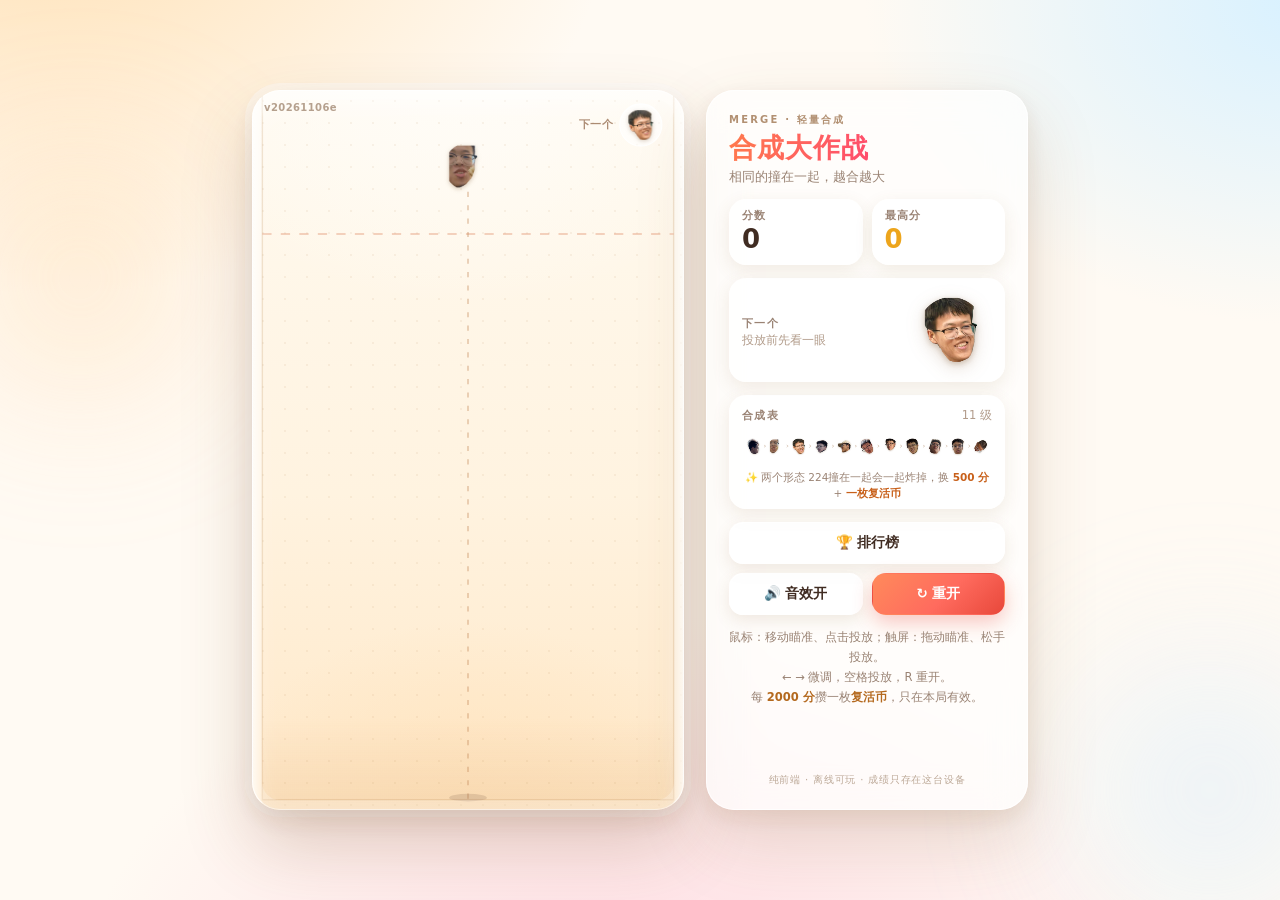
<file: index.html>
<!DOCTYPE html>
<html lang="zh-CN">
<head>
<meta charset="utf-8">
<meta name="viewport" content="width=device-width, initial-scale=1, maximum-scale=1, user-scalable=no, viewport-fit=cover">
<meta name="theme-color" content="#fff6ea">
<meta name="color-scheme" content="light">
<meta name="apple-mobile-web-app-capable" content="yes">
<meta name="apple-mobile-web-app-status-bar-style" content="default">
<meta name="description" content="合成大作战 · 纯前端合成小游戏：拖动瞄准、松手投放，相同的撞在一起合成更大的一个。">
<link rel="icon" href="data:image/svg+xml,%3Csvg xmlns='http://www.w3.org/2000/svg' viewBox='0 0 64 64'%3E%3Cdefs%3E%3CradialGradient id='g' cx='35%25' cy='30%25'%3E%3Cstop offset='0' stop-color='%23ffd0c4'/%3E%3Cstop offset='1' stop-color='%23ff6b5e'/%3E%3C/radialGradient%3E%3C/defs%3E%3Ccircle cx='32' cy='32' r='28' fill='url(%23g)'/%3E%3Ccircle cx='23' cy='29' r='4' fill='%23342620'/%3E%3Ccircle cx='41' cy='29' r='4' fill='%23342620'/%3E%3Cpath d='M24 40q8 7 16 0' stroke='%23342620' stroke-width='3.5' fill='none' stroke-linecap='round'/%3E%3C/svg%3E">
<title>合成大作战</title>
<link rel="stylesheet" href="style.css?v=20261106e">
</head>
<body>

<main class="app">

  <!-- ============ 棋盘 ============ -->
  <section class="stage" id="stage" aria-label="游戏棋盘">
    <canvas id="game" aria-label="合成游戏区域"></canvas>

    <div class="build-tag" id="buildTag" aria-hidden="true"></div>

    <div class="coin-chip" id="coinChip" hidden aria-live="polite">
      <span class="coin-ico" aria-hidden="true">🪙</span><span id="coinCount">×0</span>
    </div>

    <div class="overlay" id="overlay">
      <div class="dialog" role="dialog" aria-modal="true">

        <!-- 复活确认 -->
        <div id="revivePanel" hidden>
          <div class="dialog-emoji" id="reviveEmoji">💫</div>
          <h2>还能再救一下</h2>
          <p class="dialog-score">本局得分 <strong id="reviveScore">0</strong></p>
          <p class="revive-hint">清掉警戒线以上挤着的方块，接着玩</p>
          <div class="dialog-actions">
            <button class="btn" id="giveUpBtn" type="button">不了，结算吧</button>
            <button class="btn btn-revive" id="reviveBtn" type="button"><span class="ico">🪙</span> 用一枚复活币</button>
          </div>
          <p class="dialog-hint" id="reviveLeft">还剩 1 枚</p>
        </div>

        <!-- 结算 -->
        <div id="overPanel">
          <div class="dialog-emoji" id="overEmoji">✨</div>
          <h2>游戏结束</h2>
          <p class="dialog-score">本局得分 <strong id="finalScore">0</strong></p>
          <p class="dialog-best">最高分 <span id="finalBest">0</span></p>

          <div class="result-box">
            <p class="result-rank" id="resultRank">正在记账…</p>
            <p class="my-name">昵称：<strong id="myNameLabel">匿名玩家</strong>
              <button class="link-btn" id="editNameBtn" type="button">改昵称</button>
            </p>
          </div>

          <div class="dialog-actions">
            <button class="btn" id="boardBtn2" type="button"><span class="ico">🏆</span> 排行榜</button>
            <button class="btn btn-primary" id="restartBtn" type="button"><span class="ico">↻</span> 再来一局</button>
          </div>
          <p class="dialog-hint">按 R 键也可以重新开始</p>
        </div>

      </div>
    </div>
  </section>

  <!-- ============ 侧面板 ============ -->
  <aside class="panel">
    <header class="panel-head">
      <p class="kicker">MERGE · 轻量合成</p>
      <h1 id="gameTitle">合成大作战</h1>
      <p class="subtitle" id="gameSubtitle">相同的撞在一起，越合越大</p>
    </header>

    <div class="stats">
      <div class="stat">
        <span class="stat-label">分数</span>
        <strong class="stat-value" id="score">0</strong>
      </div>
      <div class="stat stat-best">
        <span class="stat-label">最高分</span>
        <strong class="stat-value" id="best">0</strong>
      </div>
    </div>

    <div class="card next-card">
      <div class="card-text">
        <span class="card-label">下一个</span>
        <p class="card-sub">投放前先看一眼</p>
      </div>
      <canvas id="next" width="200" height="200" aria-label="下一个方块"></canvas>
    </div>

    <div class="card chain-card">
      <div class="card-head">
        <span class="card-label">合成表</span>
        <span class="card-sub" id="chainCount"></span>
      </div>
      <canvas id="chain" width="720" height="118" aria-label="合成顺序"></canvas>
      <p class="chain-note" id="chainNote">✨ 两个最大的方块撞在一起会一起炸掉，换 <strong>500 分</strong> + <strong>一枚复活币</strong></p>
    </div>

    <div class="actions">
      <button class="btn btn-wide" id="boardBtn" type="button">
        <span class="ico">🏆</span><span class="lbl">排行榜</span>
      </button>
      <button class="btn" id="soundBtn" type="button" aria-pressed="true">
        <span class="ico">🔊</span><span class="lbl">音效开</span>
      </button>
      <button class="btn btn-primary" id="resetBtn" type="button" title="重新开始">
        <span class="ico">↻</span><span class="lbl">重开</span>
      </button>
    </div>

    <p class="tips" id="tips">
      鼠标：移动瞄准、点击投放；触屏：拖动瞄准、松手投放。<br>
      ← → 微调，空格投放，R 重开。<br>
      每 <strong>2000 分</strong>攒一枚<strong>复活币</strong>，只在本局有效。
    </p>

    <p class="local-note">纯前端 · 离线可玩 · 成绩只存在这台设备</p>
  </aside>
</main>

<!-- ============ 排行榜 ============ -->
<div class="modal" id="boardModal" aria-hidden="true" role="dialog" aria-label="排行榜">
  <div class="modal-card">
    <header class="modal-head">
      <h2>🏆 本地高手榜</h2>
      <button class="icon-btn" id="boardClose" type="button" aria-label="关闭">✕</button>
    </header>
    <div class="nick-row">
      <label class="nick-label" for="nickInput">我的昵称</label>
      <input class="nick-input" id="nickInput" type="text" maxlength="12" placeholder="匿名玩家" autocomplete="nickname" enterkeyhint="done">
    </div>
    <div class="board-list" id="boardList"></div>
    <footer class="modal-foot">
      <span class="board-note">只留最近 20 条成绩，存在本地浏览器里</span>
      <button class="btn" id="boardRefresh" type="button">刷新</button>
    </footer>
  </div>
</div>

<script src="assets/items/manifest.js?v=20261106e"></script>
<script src="game.js?v=20261106e"></script>
</body>
</html>
</file>
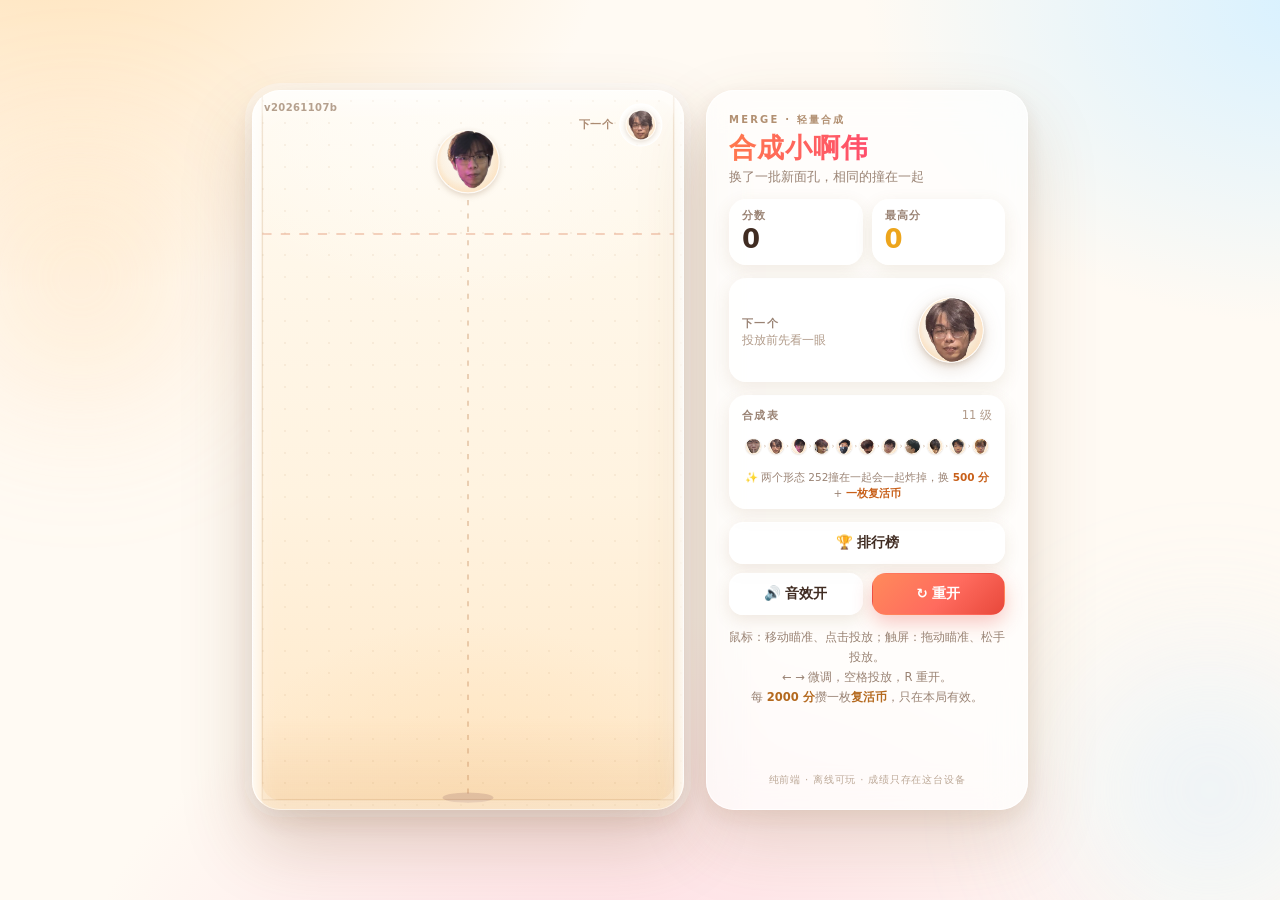
<file: merge-lw/index.html>
<!DOCTYPE html>
<html lang="zh-CN">
<head>
<meta charset="utf-8">
<meta name="viewport" content="width=device-width, initial-scale=1, maximum-scale=1, user-scalable=no, viewport-fit=cover">
<meta name="theme-color" content="#fff6ea">
<meta name="color-scheme" content="light">
<meta name="apple-mobile-web-app-capable" content="yes">
<meta name="apple-mobile-web-app-status-bar-style" content="default">
<meta name="description" content="合成大作战 · 纯前端合成小游戏：拖动瞄准、松手投放，相同的撞在一起合成更大的一个。">
<link rel="icon" href="data:image/svg+xml,%3Csvg xmlns='http://www.w3.org/2000/svg' viewBox='0 0 64 64'%3E%3Cdefs%3E%3CradialGradient id='g' cx='35%25' cy='30%25'%3E%3Cstop offset='0' stop-color='%23ffd0c4'/%3E%3Cstop offset='1' stop-color='%23ff6b5e'/%3E%3C/radialGradient%3E%3C/defs%3E%3Ccircle cx='32' cy='32' r='28' fill='url(%23g)'/%3E%3Ccircle cx='23' cy='29' r='4' fill='%23342620'/%3E%3Ccircle cx='41' cy='29' r='4' fill='%23342620'/%3E%3Cpath d='M24 40q8 7 16 0' stroke='%23342620' stroke-width='3.5' fill='none' stroke-linecap='round'/%3E%3C/svg%3E">
<title>合成小啊伟</title>
<style>
/* =============================================================
   合成大作战 · 样式
   奶油底色 + 珊瑚主色 + 薄荷点缀，桌面双栏 / 手机顶栏
   ============================================================= */

:root {
  --ink:        #402c22;
  --ink-2:      #6f5648;
  --muted:      #9a8374;
  --cream:      #fff8ee;
  --coral:      #ff6b5e;
  --coral-2:    #e8483b;
  --mint:       #1fae8a;
  --gold:       #eda51c;
  --glass:      rgba(255, 255, 255, .66);
  --line:       rgba(120, 82, 52, .12);
  --shadow-lg:  0 30px 70px rgba(124, 79, 40, .18), 0 8px 22px rgba(124, 79, 40, .10);
  --shadow-sm:  0 6px 18px rgba(140, 96, 56, .12);
  --radius:     28px;
  --vh:         100vh;
  --safe-t:     env(safe-area-inset-top, 0px);
  --safe-b:     env(safe-area-inset-bottom, 0px);
  --safe-l:     env(safe-area-inset-left, 0px);
  --safe-r:     env(safe-area-inset-right, 0px);
}

@supports (height: 100dvh) {
  :root { --vh: 100dvh; }
}

* { box-sizing: border-box; }
[hidden] { display: none !important; }

html, body {
  height: 100%;
  overscroll-behavior: none;
}

body {
  margin: 0;
  padding: 20px;
  color: var(--ink);
  font-family: "PingFang SC", "Hiragino Sans GB", "Microsoft YaHei",
               system-ui, -apple-system, "Segoe UI", Roboto, sans-serif;
  background:
    radial-gradient(900px 620px at 4% -10%, #ffe2b8 0%, rgba(255, 226, 184, 0) 62%),
    radial-gradient(760px 560px at 102% 0%, #d8f1ff 0%, rgba(216, 241, 255, 0) 58%),
    radial-gradient(900px 700px at 50% 118%, #ffd9e2 0%, rgba(255, 217, 226, 0) 64%),
    #fffaf3;
  display: grid;
  place-items: center;
  overflow: hidden;
  touch-action: manipulation;
  -webkit-tap-highlight-color: transparent;
  -webkit-text-size-adjust: 100%;
}

/* 背景里缓慢呼吸的光斑，别抢内容 */
body::before,
body::after {
  content: "";
  position: fixed;
  border-radius: 50%;
  filter: blur(70px);
  pointer-events: none;
  z-index: 0;
  opacity: .55;
  animation: drift 18s ease-in-out infinite alternate;
}
body::before {
  width: 340px; height: 340px;
  left: -90px; top: 12%;
  background: radial-gradient(circle, #ffd7a3, transparent 70%);
}
body::after {
  width: 380px; height: 380px;
  right: -120px; bottom: -80px;
  background: radial-gradient(circle, #cfe9ff, transparent 70%);
  animation-delay: -8s;
}
@keyframes drift {
  from { transform: translate3d(0, 0, 0) scale(1); }
  to   { transform: translate3d(18px, -22px, 0) scale(1.08); }
}

.app {
  position: relative;
  z-index: 1;
  display: flex;
  align-items: stretch;
  gap: 22px;
  max-height: 100%;
}

/* ================= 棋盘 ================= */

.stage {
  position: relative;
  height: min(88vh, 720px);
  aspect-ratio: 420 / 700;
  flex: 0 0 auto;
  border-radius: var(--radius);
  overflow: hidden;
  cursor: pointer;
  user-select: none;
  -webkit-user-select: none;
  touch-action: none;
  background:
    radial-gradient(120% 58% at 50% -6%, #fffdf9 0%, rgba(255, 253, 249, 0) 62%),
    radial-gradient(85% 42% at 50% 104%, #ffe3bd 0%, rgba(255, 227, 189, 0) 72%),
    linear-gradient(180deg, #fffaf0 0%, #fff3e0 56%, #ffe8c8 100%);
  box-shadow:
    0 34px 70px rgba(120, 77, 38, .24),
    0 10px 24px rgba(120, 77, 38, .12),
    0 0 0 1px rgba(255, 255, 255, .8) inset,
    0 0 0 7px rgba(255, 255, 255, .42);
}

/* 板内淡淡的圆点纹理 */
.stage::before {
  content: "";
  position: absolute;
  inset: 0;
  pointer-events: none;
  background-image: radial-gradient(rgba(178, 124, 74, .16) 1px, transparent 1.4px);
  background-size: 22px 22px;
  opacity: .55;
  z-index: 0;
}

/* 内壁高光 */
.stage::after {
  content: "";
  position: absolute;
  inset: 0;
  pointer-events: none;
  border-radius: inherit;
  box-shadow:
    inset 0 0 0 10px rgba(255, 255, 255, .22),
    inset 0 14px 26px rgba(255, 255, 255, .55);
  z-index: 2;
}

#game {
  position: relative;
  z-index: 1;
  display: block;
  width: 100%;
  height: 100%;
}

.stage:active { cursor: grabbing; }

/* 版本角标：只用来确认手机加载的是哪一版，不挡操作 */
.build-tag {
  position: absolute;
  left: 12px;
  top: 12px;
  z-index: 3;
  font-size: 10px;
  font-weight: 700;
  letter-spacing: .04em;
  color: rgba(120, 84, 54, .55);
  pointer-events: none;
  user-select: none;
}

/* 复活币 */
.coin-chip {
  position: absolute;
  left: 12px;
  top: 12px;
  z-index: 4;
  display: inline-flex;
  align-items: center;
  gap: 4px;
  padding: 4px 11px;
  border-radius: 999px;
  font-size: 13px;
  font-weight: 800;
  line-height: 1.5;
  letter-spacing: .02em;
  color: #6c3d00;
  font-variant-numeric: tabular-nums;
  background: linear-gradient(135deg, #fff0b8, #ffc94d 70%, #f5a623);
  box-shadow: 0 5px 14px rgba(205, 135, 0, .38), inset 0 1px 0 rgba(255, 255, 255, .8);
  pointer-events: none;
}
.coin-ico { font-size: 11px; color: #a96800; }
.coin-chip.pop { animation: coinPop .5s cubic-bezier(.2, .9, .3, 1.5); }@keyframes coinPop {
  0% { transform: scale(1); }
  45% { transform: scale(1.24); box-shadow: 0 8px 22px rgba(205, 135, 0, .55); }
  100% { transform: scale(1); }
}

/* ================= 结束遮罩 ================= */

.overlay {
  position: absolute;
  inset: 0;
  z-index: 5;
  display: grid;
  place-items: center;
  padding: 22px;
  background: rgba(58, 37, 22, .46);
  backdrop-filter: blur(7px);
  -webkit-backdrop-filter: blur(7px);
  opacity: 0;
  pointer-events: none;
  transition: opacity .26s ease;
}
.overlay.show { opacity: 1; pointer-events: auto; }

.dialog {
  width: 100%;
  max-width: 330px;
  padding: 24px 20px;
  text-align: center;
  border-radius: 24px;
  background: rgba(255, 252, 247, .97);
  box-shadow: 0 24px 56px rgba(52, 28, 10, .34);
  transform: translateY(14px) scale(.96);
  transition: transform .34s cubic-bezier(.2, .9, .3, 1.35);
}
.overlay.show .dialog { transform: none; }

.dialog-emoji {
  font-size: 42px;
  line-height: 1;
  margin-bottom: 8px;
}
.dialog-emoji img {
  display: block;
  width: 66px;
  height: 66px;
  margin: 0 auto;
  object-fit: contain;
  filter: drop-shadow(0 6px 10px rgba(120, 70, 30, .22));
}

.dialog h2 {
  margin: 0 0 10px;
  font-size: 23px;
  letter-spacing: .06em;
}

.dialog-score {
  margin: 0 0 4px;
  font-size: 14px;
  color: var(--muted);
}
.dialog-score strong {
  font-size: 30px;
  color: var(--coral);
  font-variant-numeric: tabular-nums;
}
.dialog-best {
  margin: 0 0 16px;
  font-size: 12.5px;
  color: var(--muted);
}
.dialog-best span { color: var(--gold); font-weight: 700; }

.dialog-hint {
  margin: 12px 0 0;
  font-size: 11.5px;
  color: var(--muted);
}

.result-box {
  margin: 0 0 14px;
  padding: 11px 12px;
  border-radius: 15px;
  background: rgba(255, 240, 219, .8);
  box-shadow: inset 0 0 0 1px rgba(214, 160, 96, .2);
}
.result-rank {
  margin: 0 0 5px;
  font-size: 13px;
  font-weight: 600;
  color: #a4651a;
}
.my-name {
  margin: 0;
  font-size: 12px;
  color: var(--muted);
}
.my-name strong { color: var(--ink); }
.link-btn {
  margin-left: 4px;
  padding: 0;
  font: inherit;
  font-size: 12px;
  color: var(--coral);
  text-decoration: underline;
  border: 0;
  background: none;
  cursor: pointer;
}

.revive-hint {
  margin: 0 0 18px;
  padding: 10px 12px;
  border-radius: 14px;
  font-size: 12.5px;
  line-height: 1.65;
  color: #7a4a12;
  background: rgba(255, 233, 190, .82);
  box-shadow: inset 0 0 0 1px rgba(214, 160, 96, .24);
}

.dialog-actions {
  display: grid;
  grid-template-columns: 1fr 1fr;
  gap: 9px;
}

/* ================= 侧面板 ================= */

.panel {
  width: min(322px, 88vw);
  display: flex;
  flex-direction: column;
  gap: 13px;
  padding: 22px;
  border-radius: var(--radius);
  border: 1px solid rgba(255, 255, 255, .78);
  background: var(--glass);
  backdrop-filter: blur(18px);
  -webkit-backdrop-filter: blur(18px);
  box-shadow: var(--shadow-lg);
}

.kicker {
  margin: 0 0 5px;
  font-size: 10px;
  font-weight: 700;
  letter-spacing: .22em;
  color: #b29072;
  text-transform: uppercase;
}

.panel-head h1 {
  margin: 0;
  font-size: 27px;
  line-height: 1.15;
  letter-spacing: .04em;
  background: linear-gradient(100deg, #ff7a4d, #ff4d6d 52%, #8b5cf6);
  -webkit-background-clip: text;
  background-clip: text;
  color: transparent;
}

.subtitle {
  margin: 6px 0 0;
  font-size: 12.5px;
  color: var(--muted);
}

.stats {
  display: grid;
  grid-template-columns: 1fr 1fr;
  gap: 9px;
}

.stat {
  padding: 10px 13px;
  border-radius: 17px;
  background: rgba(255, 255, 255, .82);
  box-shadow: var(--shadow-sm);
}
.stat-label {
  display: block;
  font-size: 10.5px;
  font-weight: 600;
  letter-spacing: .14em;
  color: var(--muted);
}
.stat-value {
  display: block;
  margin-top: 2px;
  font-size: 26px;
  line-height: 1.15;
  font-variant-numeric: tabular-nums;
}
.stat-best .stat-value { color: var(--gold); }

.stat-value.bump { animation: bump .32s ease; }
@keyframes bump {
  0% { transform: scale(1); }
  45% { transform: scale(1.2); color: var(--coral); }
  100% { transform: scale(1); }
}

.card {
  padding: 11px 13px;
  border-radius: 17px;
  background: rgba(255, 255, 255, .82);
  box-shadow: var(--shadow-sm);
}

.card-label {
  font-size: 10.5px;
  font-weight: 700;
  letter-spacing: .14em;
  color: var(--muted);
}
.card-sub {
  margin: 2px 0 0;
  font-size: 11.5px;
  color: #b29c8b;
}

.next-card {
  display: flex;
  align-items: center;
  justify-content: space-between;
  gap: 10px;
  min-height: 86px;
}
#next {
  display: block;
  width: 82px;
  height: 82px;
  flex: 0 0 auto;
  filter: drop-shadow(0 5px 9px rgba(130, 80, 34, .18));
}

.chain-card { padding-bottom: 8px; }
.card-head {
  display: flex;
  align-items: baseline;
  justify-content: space-between;
  gap: 8px;
}
#chain {
  display: block;
  width: 100%;
  height: auto;
  margin-top: 2px;
}
.chain-note {
  margin: 3px 0 0;
  font-size: 10.5px;
  line-height: 1.55;
  text-align: center;
  color: var(--muted);
}
.chain-note strong { color: #c8601a; }

.actions {
  display: grid;
  grid-template-columns: 1fr 1fr;
  gap: 9px;
}
.btn-wide { grid-column: 1 / -1; }

.btn {
  padding: 11px 12px;
  font: inherit;
  font-size: 13.5px;
  font-weight: 600;
  color: var(--ink);
  border: 1px solid rgba(255, 255, 255, .92);
  border-radius: 14px;
  background: rgba(255, 255, 255, .9);
  box-shadow: 0 6px 16px rgba(140, 96, 56, .13);
  cursor: pointer;
  transition: transform .12s ease, box-shadow .15s ease, background .2s ease;
}
.btn .ico { margin-right: 4px; }
.btn:hover { transform: translateY(-1px); box-shadow: 0 10px 22px rgba(140, 96, 56, .19); }
.btn:active { transform: translateY(1px) scale(.985); }
.btn:focus-visible { outline: 3px solid rgba(255, 107, 94, .35); outline-offset: 2px; }
.btn:disabled { opacity: .55; cursor: default; transform: none; }

.btn-primary {
  color: #fff;
  border-color: transparent;
  background: linear-gradient(135deg, #ff8a5b, var(--coral) 55%, var(--coral-2));
  box-shadow: 0 8px 20px rgba(232, 72, 59, .3);
}

.btn-revive {
  color: #fff;
  border-color: transparent;
  font-weight: 700;
  background: linear-gradient(135deg, #4fd1a5, #23b183 55%, #14946a);
  box-shadow: 0 8px 20px rgba(35, 177, 131, .36);
}
.btn-revive:hover { box-shadow: 0 12px 26px rgba(35, 177, 131, .44); }

.tips {
  margin: 0;
  font-size: 11.5px;
  line-height: 1.72;
  text-align: center;
  color: var(--muted);
}
.tips strong { color: #b4691e; }

.local-note {
  margin: auto 0 0;
  padding-top: 2px;
  font-size: 10px;
  letter-spacing: .08em;
  text-align: center;
  color: #bda998;
}

/* ================= 排行榜弹窗 ================= */

.modal {
  position: fixed;
  inset: 0;
  z-index: 20;
  display: grid;
  place-items: center;
  padding: 16px;
  background: rgba(52, 30, 14, .48);
  backdrop-filter: blur(7px);
  -webkit-backdrop-filter: blur(7px);
  opacity: 0;
  pointer-events: none;
  transition: opacity .22s ease;
}
.modal.show { opacity: 1; pointer-events: auto; }

.modal-card {
  display: flex;
  flex-direction: column;
  width: min(392px, 100%);
  max-height: min(560px, calc(var(--vh) - 36px));
  padding: 16px;
  border-radius: 23px;
  background: rgba(255, 252, 247, .98);
  box-shadow: 0 26px 64px rgba(52, 28, 10, .36);
  transform: translateY(12px) scale(.97);
  transition: transform .26s cubic-bezier(.2, .9, .3, 1.3);
}
.modal.show .modal-card { transform: none; }

.modal-head {
  display: flex;
  align-items: center;
  justify-content: space-between;
  margin-bottom: 10px;
}
.modal-head h2 { margin: 0; font-size: 19px; letter-spacing: .04em; }

.icon-btn {
  width: 34px;
  height: 34px;
  font: inherit;
  font-size: 15px;
  color: #6f5648;
  border: 0;
  border-radius: 50%;
  background: rgba(90, 58, 30, .1);
  cursor: pointer;
}
.icon-btn:hover { background: rgba(90, 58, 30, .18); }

.nick-row {
  display: flex;
  align-items: center;
  gap: 10px;
  margin-bottom: 10px;
  padding: 8px 12px;
  border-radius: 12px;
  background: rgba(255, 243, 224, .9);
  box-shadow: inset 0 0 0 1px rgba(214, 160, 96, .22);
}
.nick-label { flex: 0 0 auto; font-size: 12.5px; color: var(--muted); }
.nick-input {
  flex: 1 1 auto;
  min-width: 0;
  padding: 8px 10px;
  font: inherit;
  font-size: 16px;
  color: var(--ink);
  text-align: center;
  border: 1px solid rgba(214, 160, 96, .45);
  border-radius: 10px;
  background: #fff;
  outline: none;
}
.nick-input:focus {
  border-color: var(--coral);
  box-shadow: 0 0 0 3px rgba(255, 107, 94, .16);
}

.board-list {
  flex: 1 1 auto;
  min-height: 120px;
  overflow-y: auto;
  -webkit-overflow-scrolling: touch;
  padding: 2px;
}
.board-empty {
  margin: 28px 8px;
  font-size: 13px;
  line-height: 1.7;
  text-align: center;
  color: var(--muted);
}
.board-row {
  display: flex;
  align-items: center;
  gap: 10px;
  padding: 9px 12px;
  margin-bottom: 6px;
  border-radius: 12px;
  background: rgba(255, 255, 255, .92);
  box-shadow: 0 2px 6px rgba(140, 96, 56, .08);
}
.board-rank {
  flex: 0 0 30px;
  font-size: 14px;
  font-weight: 700;
  text-align: center;
  color: var(--muted);
}
.board-name {
  flex: 1 1 auto;
  min-width: 0;
  font-size: 14px;
  overflow: hidden;
  text-overflow: ellipsis;
  white-space: nowrap;
}
.board-score {
  flex: 0 0 auto;
  font-size: 16px;
  font-weight: 700;
  font-variant-numeric: tabular-nums;
  color: var(--coral);
}
.board-row.r1 { background: linear-gradient(100deg, #fff6d8, #ffe9a8); }
.board-row.r2 { background: linear-gradient(100deg, #f7f7fa, #e8e9ef); }
.board-row.r3 { background: linear-gradient(100deg, #fdf0e2, #f6ddc4); }
.board-row.r1 .board-rank,
.board-row.r2 .board-rank,
.board-row.r3 .board-rank { font-size: 18px; }
.board-row.is-mine { outline: 2px solid var(--coral); outline-offset: -2px; }

.modal-foot {
  display: flex;
  align-items: center;
  justify-content: space-between;
  gap: 10px;
  margin-top: 10px;
}
.board-note { font-size: 11px; color: var(--muted); }
.modal-foot .btn { flex: 0 0 auto; padding: 8px 16px; }

/* =============================================================
   响应式
   ============================================================= */

@media (max-width: 900px) {
  :root { --topbar: 72px; }

  body {
    padding: calc(8px + var(--safe-t)) calc(8px + var(--safe-r))
             calc(8px + var(--safe-b)) calc(8px + var(--safe-l));
  }

  .app {
    flex-direction: column;
    align-items: center;
    justify-content: flex-start;
    gap: 8px;
    width: 100%;
    height: 100%;
    max-height: none;
  }

  .panel { order: -1; }

  .stage {
    margin: auto 0;
    height: min(calc(var(--vh) - var(--topbar) - 18px - var(--safe-t) - var(--safe-b)),
                calc(96vw * 700 / 420));
    width: auto;
    max-height: none;
    border-radius: 22px;
  }

  .panel {
    flex-direction: row;
    align-items: stretch;
    gap: 8px;
    width: 100%;
    max-width: calc(96vw * 700 / 420);
    padding: 8px 10px;
    border-radius: 18px;
    backdrop-filter: blur(12px);
    -webkit-backdrop-filter: blur(12px);
  }

  .panel-head,
  .next-card,
  .chain-card,
  .tips,
  .local-note { display: none; }

  .stats {
    flex: 1 1 auto;
    display: flex;
    gap: 8px;
    min-width: 0;
  }
  .stat {
    flex: 1 1 0;
    min-width: 0;
    padding: 6px 10px;
    border-radius: 12px;
    background: rgba(255, 255, 255, .9);
    box-shadow: 0 2px 8px rgba(140, 96, 56, .11);
  }
  .stat-label { font-size: 9.5px; letter-spacing: .08em; }
  .stat-value { margin-top: 0; font-size: 20px; line-height: 1.15; }

  .actions {
    flex: 0 0 auto;
    display: flex;
    gap: 6px;
  }

  .btn {
    min-height: 46px;
    padding: 0 12px;
    font-size: 13.5px;
    border-radius: 13px;
    white-space: nowrap;
  }
  #boardBtn .lbl,
  #soundBtn .lbl { display: none; }
  #boardBtn, #soundBtn {
    min-width: 46px;
    padding: 0 10px;
    font-size: 17px;
  }
  #boardBtn .ico, #soundBtn .ico { margin-right: 0; }

  .overlay { padding: 14px; }
  .dialog {
    padding: 20px 16px;
    border-radius: 20px;
    max-height: 100%;
    overflow-y: auto;
    -webkit-overflow-scrolling: touch;
  }
  .dialog-emoji { font-size: 34px; }
  .dialog h2 { font-size: 20px; margin-bottom: 8px; }
  .dialog-score strong { font-size: 26px; }
  .result-box { padding: 9px; }
  .dialog .btn { min-height: 47px; }
  .dialog-actions { gap: 8px; }

  .modal-card { padding: 14px; }
}

@media (max-width: 400px) {
  .panel { padding: 6px 8px; gap: 6px; }
  .stats { gap: 6px; }
  .stat { padding: 5px 8px; }
  .stat-value { font-size: 17px; }
  .stat-label { font-size: 9px; }
  .btn { min-height: 44px; padding: 0 10px; font-size: 12.5px; }
  #boardBtn, #soundBtn { min-width: 42px; font-size: 16px; }
  #resetBtn .lbl { display: none; }
  #resetBtn { min-width: 44px; font-size: 17px; }
  #resetBtn .ico { margin-right: 0; }
}

/* 手机横屏：回到左右布局，棋盘吃满高度 */
@media (max-width: 900px) and (orientation: landscape) {
  .app {
    flex-direction: row;
    align-items: center;
    justify-content: center;
    gap: 10px;
  }

  .panel {
    order: 0;
    flex-direction: column;
    align-items: stretch;
    width: min(210px, 27vw);
    max-width: none;
    padding: 10px;
    gap: 8px;
  }

  .panel-head { display: block; }
  .panel-head h1 { font-size: 19px; }
  .kicker { display: none; }
  .subtitle { display: none; }

  .next-card { display: flex; min-height: 64px; padding: 8px 10px; }
  #next { width: 56px; height: 56px; }
  .card-sub { display: none; }

  .chain-card,
  .tips,
  .local-note { display: none; }

  .stats {
    flex-direction: column;
    flex: 0 0 auto;
  }
  .stat { flex: 0 0 auto; }

  .actions { flex-direction: column; }
  #boardBtn .lbl,
  #soundBtn .lbl { display: inline; }
  #boardBtn .ico,
  #soundBtn .ico { margin-right: 4px; }

  .stage {
    height: calc(var(--vh) - 18px - var(--safe-t) - var(--safe-b));
    width: auto;
    margin: 0;
  }
}

/* 很矮的横屏：再压一档 */
@media (max-width: 900px) and (orientation: landscape) and (max-height: 460px) {
  .stat-label { display: block; font-size: 9px; }
  .stat { padding: 5px 8px; }
  .stat-value { font-size: 15px; }
  .btn { min-height: 38px; padding: 0 10px; font-size: 12.5px; }
  .next-card { display: none; }
  .panel-head h1 { font-size: 17px; }
}

/* 桌面矮窗口 */
@media (max-height: 740px) and (min-width: 901px) {
  .stage { height: 92vh; }
  .panel { padding: 17px; gap: 10px; }
  .chain-card { display: none; }
}

@media (prefers-reduced-motion: reduce) {
  body::before, body::after { animation: none; }
  .coin-chip.pop { animation: none; }
  .stat-value.bump { animation: none; }
  * { scroll-behavior: auto; }
}

</style>
</head>
<body>

<main class="app">

  <!-- ============ 棋盘 ============ -->
  <section class="stage" id="stage" aria-label="游戏棋盘">
    <canvas id="game" aria-label="合成游戏区域"></canvas>

    <div class="build-tag" id="buildTag" aria-hidden="true"></div>

    <div class="coin-chip" id="coinChip" hidden aria-live="polite">
      <span class="coin-ico" aria-hidden="true">🪙</span><span id="coinCount">×0</span>
    </div>

    <div class="overlay" id="overlay">
      <div class="dialog" role="dialog" aria-modal="true">

        <!-- 复活确认 -->
        <div id="revivePanel" hidden>
          <div class="dialog-emoji" id="reviveEmoji">💫</div>
          <h2>还能再救一下</h2>
          <p class="dialog-score">本局得分 <strong id="reviveScore">0</strong></p>
          <p class="revive-hint">清掉警戒线以上挤着的方块，接着玩</p>
          <div class="dialog-actions">
            <button class="btn" id="giveUpBtn" type="button">不了，结算吧</button>
            <button class="btn btn-revive" id="reviveBtn" type="button"><span class="ico">🪙</span> 用一枚复活币</button>
          </div>
          <p class="dialog-hint" id="reviveLeft">还剩 1 枚</p>
        </div>

        <!-- 结算 -->
        <div id="overPanel">
          <div class="dialog-emoji" id="overEmoji">✨</div>
          <h2>游戏结束</h2>
          <p class="dialog-score">本局得分 <strong id="finalScore">0</strong></p>
          <p class="dialog-best">最高分 <span id="finalBest">0</span></p>

          <div class="result-box">
            <p class="result-rank" id="resultRank">正在记账…</p>
            <p class="my-name">昵称：<strong id="myNameLabel">匿名玩家</strong>
              <button class="link-btn" id="editNameBtn" type="button">改昵称</button>
            </p>
          </div>

          <div class="dialog-actions">
            <button class="btn" id="boardBtn2" type="button"><span class="ico">🏆</span> 排行榜</button>
            <button class="btn btn-primary" id="restartBtn" type="button"><span class="ico">↻</span> 再来一局</button>
          </div>
          <p class="dialog-hint">按 R 键也可以重新开始</p>
        </div>

      </div>
    </div>
  </section>

  <!-- ============ 侧面板 ============ -->
  <aside class="panel">
    <header class="panel-head">
      <p class="kicker">MERGE · 轻量合成</p>
      <h1 id="gameTitle">合成大作战</h1>
      <p class="subtitle" id="gameSubtitle">相同的撞在一起，越合越大</p>
    </header>

    <div class="stats">
      <div class="stat">
        <span class="stat-label">分数</span>
        <strong class="stat-value" id="score">0</strong>
      </div>
      <div class="stat stat-best">
        <span class="stat-label">最高分</span>
        <strong class="stat-value" id="best">0</strong>
      </div>
    </div>

    <div class="card next-card">
      <div class="card-text">
        <span class="card-label">下一个</span>
        <p class="card-sub">投放前先看一眼</p>
      </div>
      <canvas id="next" width="200" height="200" aria-label="下一个方块"></canvas>
    </div>

    <div class="card chain-card">
      <div class="card-head">
        <span class="card-label">合成表</span>
        <span class="card-sub" id="chainCount"></span>
      </div>
      <canvas id="chain" width="720" height="118" aria-label="合成顺序"></canvas>
      <p class="chain-note" id="chainNote">✨ 两个最大的方块撞在一起会一起炸掉，换 <strong>500 分</strong> + <strong>一枚复活币</strong></p>
    </div>

    <div class="actions">
      <button class="btn btn-wide" id="boardBtn" type="button">
        <span class="ico">🏆</span><span class="lbl">排行榜</span>
      </button>
      <button class="btn" id="soundBtn" type="button" aria-pressed="true">
        <span class="ico">🔊</span><span class="lbl">音效开</span>
      </button>
      <button class="btn btn-primary" id="resetBtn" type="button" title="重新开始">
        <span class="ico">↻</span><span class="lbl">重开</span>
      </button>
    </div>

    <p class="tips" id="tips">
      鼠标：移动瞄准、点击投放；触屏：拖动瞄准、松手投放。<br>
      ← → 微调，空格投放，R 重开。<br>
      每 <strong>2000 分</strong>攒一枚<strong>复活币</strong>，只在本局有效。
    </p>

    <p class="local-note">纯前端 · 离线可玩 · 成绩只存在这台设备</p>
  </aside>
</main>

<!-- ============ 排行榜 ============ -->
<div class="modal" id="boardModal" aria-hidden="true" role="dialog" aria-label="排行榜">
  <div class="modal-card">
    <header class="modal-head">
      <h2>🏆 本地高手榜</h2>
      <button class="icon-btn" id="boardClose" type="button" aria-label="关闭">✕</button>
    </header>
    <div class="nick-row">
      <label class="nick-label" for="nickInput">我的昵称</label>
      <input class="nick-input" id="nickInput" type="text" maxlength="12" placeholder="匿名玩家" autocomplete="nickname" enterkeyhint="done">
    </div>
    <div class="board-list" id="boardList"></div>
    <footer class="modal-foot">
      <span class="board-note">只留最近 20 条成绩，存在本地浏览器里</span>
      <button class="btn" id="boardRefresh" type="button">刷新</button>
    </footer>
  </div>
</div>

<script>
/* 内嵌大头贴：透明 PNG，直接用脸作为球 */
window.ITEM_ASSETS = [
  { name: '形态 242', file: '[data-uri]', crop: 'faceball', c1: '#ebcbc1', c2: '#805e55' },
  { name: '形态 243', file: '[data-uri]', crop: 'faceball', c1: '#ebc5bb', c2: '#80594e' },
  { name: '形态 244', file: '[data-uri]', crop: 'faceball', c1: '#ebbfc7', c2: '#80525b' },
  { name: '形态 245', file: '[data-uri]', crop: 'faceball', c1: '#ebccc1', c2: '#806055' },
  { name: '形态 246', file: '[data-uri]', crop: 'faceball', c1: '#ebc1c2', c2: '#805556' },
  { name: '形态 247', file: '[data-uri]', crop: 'faceball', c1: '#ebbfb9', c2: '#80534c' },
  { name: '形态 248', file: '[data-uri]', crop: 'faceball', c1: '#ebc9c1', c2: '#805d55' },
  { name: '形态 249', file: '[data-uri]', crop: 'faceball', c1: '#ebd4c1', c2: '#806855' },
  { name: '形态 250', file: '[data-uri]', crop: 'faceball', c1: '#ebcfc1', c2: '#806355' },
  { name: '形态 251', file: '[data-uri]', crop: 'faceball', c1: '#ebccbd', c2: '#805f51' },
  { name: '形态 252', file: '[data-uri]', crop: 'faceball', c1: '#ebc4ae', c2: '#805840' },
];

</script>
<script>
/* =============================================================
 *  合成大作战 · 游戏逻辑
 *  纯原生 Canvas + JS，无依赖。
 *
 *  物理：PBD（位置约束求解），3 子步 × 6 次迭代；
 *        相同的方块接触即合成高一级；顶到警戒线超时判负。
 *  换图：见 assets/items/manifest.js（只改那一个文件即可）
 * ============================================================= */
(function () {
  'use strict';

  /* ===========================================================
   *  可调文案 / 主题
   * ========================================================= */
  const CONFIG = {
    title:    '合成小啊伟',
    subtitle: '换了一批新面孔，相同的撞在一起',
    emoji:    '✨'
  };

  /* ===========================================================
   *  常量
   * ========================================================= */
  const W = 420;              // 逻辑宽
  const H = 700;              // 逻辑高
  const WALL = 10;            // 墙厚
  const DROP_Y = 72;          // 投放高度
  const DANGER_Y = 140;       // 警戒线

  const GRAVITY      = 2600;
  const SUBSTEPS     = 3;
  const ITER         = 6;
  const DROP_MS      = 360;
  const OVER_LIMIT   = 1.5;   // 越线持续秒数
  const REST_SPEED   = 140;   // 低于它才算停住
  const REST_SPEED2  = REST_SPEED * REST_SPEED;

  const MAX_BONUS    = 500;   // 两个最大块互撞
  const FREEZE_MS    = 130;
  const REVIVE_STEP  = 2000;  // 每累计多少分发一枚复活币
  const MERGE_PAD    = 0.8;

  const RESTITUTION      = 0.38;
  const WALL_RESTITUTION = 0.45;
  const REST_THRESHOLD   = 55;
  const FRICTION         = 0.955;
  const SQUASH_DECAY     = 9;
  const SQUASH_MAX       = 0.30;

  const TAU = Math.PI * 2;
  const BUILD = '20261107b';
  const WEBP_OK = (function () {
    try {
      const c = document.createElement('canvas');
      c.width = 1; c.height = 1;
      return c.toDataURL('image/webp').indexOf('data:image/webp') === 0;
    } catch (e) {
      return false;
    }
  })();
  const BEST_KEY = 'hecheng.best.v1';
  const MUTE_KEY = 'hecheng.mute.v1';
  const LB_KEY   = 'hecheng.board.v1';
  const NAME_KEY = 'hecheng.name.v1';

  /* 11 级默认半径（原版手感），换图数量不同时自动等比重算 */
  const BASE_R   = [17, 23, 31, 39, 48, 58, 69, 81, 94, 108, 124];
  const BASE_NAME = ['星尘', '青提', '蜜桃', '柠檬', '薄荷', '晴空',
                     '葡萄', '草莓', '蜜橙', '珊瑚', '极光'];
  const PALETTE = [
    ['#c3ccff', '#5a67e8'],
    ['#c8f19a', '#6aa81f'],
    ['#ffd2c4', '#ff7d88'],
    ['#fff0a6', '#ddb200'],
    ['#a6f3da', '#20b189'],
    ['#a8dbff', '#2f88e0'],
    ['#dcc2ff', '#8a5cf0'],
    ['#ffb9cb', '#e53e63'],
    ['#ffca96', '#ee7f24'],
    ['#ffb6a0', '#d84a34'],
    ['#aef3c9', '#159a58']
  ];
  const SPAWN_WEIGHTS = [0.28, 0.24, 0.20, 0.16, 0.12];

  /* ===========================================================
   *  形象清单 -> 合成链
   * =========================================================== */
  const ASSETS = (Array.isArray(window.ITEM_ASSETS) ? window.ITEM_ASSETS : [])
    .filter((a) => a && a.file);

  let TIERS = [];

  function buildTiers() {
    const n = ASSETS.length;

    if (n === 0) {
      TIERS = BASE_R.map((r, i) => {
        const p = PALETTE[i % PALETTE.length];
        return { name: BASE_NAME[i], r, c1: p[0], c2: p[1], file: null, crop: null };
      });
      return;
    }

    if (n === BASE_R.length) {
      TIERS = BASE_R.map((r, i) => {
        const p = PALETTE[i % PALETTE.length];
        const a = ASSETS[i];
        return {
          name: (a && a.name) || BASE_NAME[i],
          r,
          c1: (a && a.c1) || p[0],
          c2: (a && a.c2) || p[1],
          file: a.file,
          fallback: (a && a.fallback) || null,
          crop: a.crop || null
        };
      });
      return;
    }

    const count = Math.max(2, n);
    const minR = BASE_R[0], maxR = BASE_R[BASE_R.length - 1];
    TIERS = [];
    for (let i = 0; i < count; i++) {
      const f = i / (count - 1);
      const r = Math.round(minR * Math.pow(maxR / minR, f));
      const p = PALETTE[i % PALETTE.length];
      const a = ASSETS[i] || ASSETS[ASSETS.length - 1] || {};
      TIERS.push({
        name: a.name || (i < BASE_NAME.length ? BASE_NAME[i] : '第 ' + (i + 1) + ' 阶'),
        r,
        c1: a.c1 || p[0],
        c2: a.c2 || p[1],
        file: a.file || null,
        fallback: a.fallback || null,
        crop: a.crop || null
      });
    }
  }

  buildTiers();

  const MAX_TIER = TIERS.length - 1;

  /* ===========================================================
   *  工具
   * ========================================================= */
  const clamp = (v, a, b) => (v < a ? a : v > b ? b : v);
  const rand = (a, b) => a + Math.random() * (b - a);

  function lsGet(key) {
    try { return localStorage.getItem(key); } catch (e) { return null; }
  }

  function hexRgb(hex) {
    const h = hex.replace('#', '');
    return [
      parseInt(h.slice(0, 2), 16),
      parseInt(h.slice(2, 4), 16),
      parseInt(h.slice(4, 6), 16)
    ];
  }
  function shade(hex, f) {
    const [r, g, b] = hexRgb(hex);
    const m = (v) => Math.round(clamp(v * f, 0, 255));
    return 'rgb(' + m(r) + ',' + m(g) + ',' + m(b) + ')';
  }

  /* ===========================================================
   *  DOM
   * ========================================================= */
  const $ = (id) => document.getElementById(id);

  const canvas      = $('game');
  const ctx         = canvas.getContext('2d');
  const stage       = $('stage');
  const nextCanvas  = $('next');
  const nextCtx     = nextCanvas.getContext('2d');
  const chainCanvas = $('chain');
  const chainCtx    = chainCanvas.getContext('2d');

  const scoreEl     = $('score');
  const bestEl      = $('best');
  const finalScoreEl = $('finalScore');
  const finalBestEl  = $('finalBest');
  const overlayEl    = $('overlay');
  const revivePanel  = $('revivePanel');
  const overPanel    = $('overPanel');
  const reviveScoreEl = $('reviveScore');
  const reviveLeftEl  = $('reviveLeft');
  const coinChip     = $('coinChip');
  const coinCountEl  = $('coinCount');
  const resultRankEl = $('resultRank');
  const myNameLabel  = $('myNameLabel');
  const overEmojiEl  = $('overEmoji');
  const reviveEmojiEl = $('reviveEmoji');

  /* ===========================================================
   *  音效
   * =========================================================== */
  const Sound = {
    ctx: null,
    muted: lsGet(MUTE_KEY) === '1',

    ensure() {
      if (this.ctx) return this.ctx;
      const AC = window.AudioContext || window.webkitAudioContext;
      if (!AC) return null;
      try { this.ctx = new AC(); } catch (e) { this.ctx = null; }
      return this.ctx;
    },

    tone(freq, freq2, dur, vol, type) {
      if (this.muted) return;
      const c = this.ensure();
      if (!c) return;
      if (c.state === 'suspended') c.resume();
      const t = c.currentTime;
      const osc = c.createOscillator();
      const gain = c.createGain();
      osc.type = type || 'sine';
      osc.frequency.setValueAtTime(freq, t);
      if (freq2 && freq2 !== freq) {
        osc.frequency.exponentialRampToValueAtTime(Math.max(20, freq2), t + dur);
      }
      gain.gain.setValueAtTime(0.0001, t);
      gain.gain.exponentialRampToValueAtTime(vol, t + 0.012);
      gain.gain.exponentialRampToValueAtTime(0.0001, t + dur);
      osc.connect(gain);
      gain.connect(c.destination);
      osc.start(t);
      osc.stop(t + dur + 0.02);
    },

    merge(tier) {
      const base = 230 * Math.pow(1.118, tier * 2);
      this.tone(base, base * 1.7, 0.2, 0.15, 'sine');
      this.tone(base * 2, base * 3, 0.12, 0.055, 'triangle');
    },
    drop()  { this.tone(180, 120, 0.08, 0.05, 'sine'); },
    over()  { this.tone(420, 90, 0.7, 0.15, 'sawtooth'); },
    revive(){ this.tone(320, 640, 0.25, 0.12, 'triangle'); },
    bonus() {
      [523, 659, 784, 1047].forEach((f, i) => {
        setTimeout(() => this.tone(f, f, 0.22, 0.12, 'triangle'), i * 90);
      });
    }
  };

  function haptic(ms) {
    if (Sound.muted) return;
    if (navigator.vibrate) {
      try { navigator.vibrate(ms); } catch (e) { /* ignore */ }
    }
  }

  /* ===========================================================
   *  画布尺寸
   * ========================================================= */
  const view = { scale: 1, dpr: 1 };

  function resizeCanvas() {
    const rect = canvas.getBoundingClientRect();
    if (!rect.width || !rect.height) return;
    const dpr = Math.min(window.devicePixelRatio || 1, 2);
    canvas.width  = Math.max(1, Math.round(rect.width * dpr));
    canvas.height = Math.max(1, Math.round(rect.height * dpr));
    view.dpr = dpr;
    view.scale = (rect.width * dpr) / W;
    render(0);
  }

  /* ===========================================================
   *  状态
   * ========================================================= */
  const state = {
    balls: [],
    particles: [],
    floats: [],
    score: 0,
    best: Number(lsGet(BEST_KEY) || 0) || 0,
    pending: 0,
    next: 0,
    ready: true,
    cooldown: 0,
    aimX: W / 2,
    over: false,
    danger: false,
    flash: 0,
    freeze: 0,
    revives: 0,
    reviveGiven: 0,
    recorded: false,
    lastRank: 0
  };

  /* ===========================================================
   *  物理
   * ========================================================= */
  function makeBall(x, y, tier, vx, vy) {
    const r = TIERS[tier].r;
    const m = r * r;
    return {
      x, y,
      px: x, py: y,
      vx: vx || 0, vy: vy || 0,
      pvx: 0, pvy: 0,
      r, tier,
      mass: m, invMass: 1 / m,
      angle: 0,
      bornAt: performance.now(),
      landed: false,
      overTime: 0,
      contacts: 0,
      dead: false,
      sq: 0, sqA: 0,
      popAt: 0
    };
  }

  function squash(b, nx, ny, speed) {
    const k = Math.min(SQUASH_MAX, speed / 1500);
    if (k <= b.sq) return;
    b.sq = k;
    b.sqA = Math.atan2(ny, nx);
  }

  function stepPhysics(dt) {
    const balls = state.balls;
    if (!balls.length) return;

    const merges = [];
    const contacts = [];
    const wallContacts = [];

    /* --- 积分 --- */
    for (let i = 0; i < balls.length; i++) {
      const b = balls[i];
      if (b.dead) continue;
      b.px = b.x;
      b.py = b.y;
      b.pvx = b.vx;
      b.pvy = b.vy;
      b.vy += GRAVITY * dt;
      b.x += b.vx * dt;
      b.y += b.vy * dt;
      b.contacts = 0;
    }

    /* --- 约束迭代 --- */
    for (let it = 0; it < ITER; it++) {

      /* 墙 / 地面 */
      for (let i = 0; i < balls.length; i++) {
        const b = balls[i];
        if (b.dead) continue;
        let hit = false;
        if (b.x - b.r < WALL) {
          b.x = WALL + b.r;
          if (it === 0) wallContacts.push([b, 1, 0]);
          hit = true;
        }
        if (b.x + b.r > W - WALL) {
          b.x = W - WALL - b.r;
          if (it === 0) wallContacts.push([b, -1, 0]);
          hit = true;
        }
        if (b.y + b.r > H - WALL) {
          b.y = H - WALL - b.r;
          if (it === 0) wallContacts.push([b, 0, -1]);
          hit = true;
        }
        if (b.y - b.r < 0) {
          b.y = b.r;
          if (it === 0) wallContacts.push([b, 0, 1]);
          hit = true;
        }
        if (hit) b.contacts++;
      }

      /* 球球 */
      for (let i = 0; i < balls.length; i++) {
        const a = balls[i];
        if (a.dead) continue;
        for (let j = i + 1; j < balls.length; j++) {
          const b = balls[j];
          if (b.dead || a.dead) continue;

          const dx = b.x - a.x;
          const dy = b.y - a.y;
          const sum = a.r + b.r;
          const lim = sum + MERGE_PAD;
          const d2 = dx * dx + dy * dy;
          if (d2 > lim * lim) continue;

          const d = Math.sqrt(d2);

          if (a.tier === b.tier && it === 0) {
            a.dead = true;
            b.dead = true;
            merges.push([a, b]);
            continue;
          }

          if (d >= sum) continue;

          let nx, ny;
          if (d < 1e-6) { nx = 1; ny = 0; }
          else { nx = dx / d; ny = dy / d; }

          const corr = Math.min(sum - d, 8) * 0.85;
          const invSum = a.invMass + b.invMass;
          const wa = a.invMass / invSum;
          const wb = b.invMass / invSum;

          a.x -= nx * corr * wa;
          a.y -= ny * corr * wa;
          b.x += nx * corr * wb;
          b.y += ny * corr * wb;

          a.contacts++;
          b.contacts++;

          if (it === 0) contacts.push([a, b, nx, ny]);
        }
      }
    }

    /* --- 收尾墙约束：球球分离可能把方块顶出墙外，最后再夹一次 --- */
    for (let i = 0; i < balls.length; i++) {
      const b = balls[i];
      if (b.dead) continue;
      if (b.x - b.r < WALL) b.x = WALL + b.r;
      if (b.x + b.r > W - WALL) b.x = W - WALL - b.r;
      if (b.y + b.r > H - WALL) b.y = H - WALL - b.r;
      if (b.y - b.r < 0) b.y = b.r;
    }

    /* --- 由位移反推速度（PBD） --- */
    const invDt = 1 / dt;
    const now = performance.now();
    for (let i = 0; i < balls.length; i++) {
      const b = balls[i];
      if (b.dead) continue;

      let vx = (b.x - b.px) * invDt;
      let vy = (b.y - b.py) * invDt;

      if (b.contacts > 0) vx *= FRICTION;   // 接触时的切向摩擦
      if (b.sq > 0) b.sq = Math.max(0, b.sq - b.sq * SQUASH_DECAY * dt);

      b.vx = vx;
      b.vy = vy;
      b.angle += (vx / b.r) * dt * 0.85;

      if (!b.landed && (b.contacts > 0 || now - b.bornAt > 900)) b.landed = true;
    }

    /* --- 弹性冲量 --- */
    for (let k = 0; k < wallContacts.length; k++) {
      const wc = wallContacts[k];
      const b = wc[0], nx = wc[1], ny = wc[2];
      if (b.dead) continue;
      const vnPre = b.pvx * nx + b.pvy * ny;
      if (vnPre < -REST_THRESHOLD) {
        const vnPost = b.vx * nx + b.vy * ny;
        const j = -WALL_RESTITUTION * vnPre - vnPost;
        if (j > 0) {
          b.vx += j * nx;
          b.vy += j * ny;
          squash(b, nx, ny, -vnPre);
        }
      }
    }

    for (let k = 0; k < contacts.length; k++) {
      const ct = contacts[k];
      const a = ct[0], b = ct[1], nx = ct[2], ny = ct[3];
      if (a.dead || b.dead) continue;

      const vnPre = (a.pvx - b.pvx) * nx + (a.pvy - b.pvy) * ny;
      if (vnPre > REST_THRESHOLD) {
        const vnPost = (a.vx - b.vx) * nx + (a.vy - b.vy) * ny;
        const target = -RESTITUTION * vnPre;
        const j = (vnPost - target) / (a.invMass + b.invMass);
        if (j > 0) {
          a.vx -= j * a.invMass * nx;
          a.vy -= j * a.invMass * ny;
          b.vx += j * b.invMass * nx;
          b.vy += j * b.invMass * ny;
          squash(a, -nx, -ny, vnPre);
          squash(b, nx, ny, vnPre);
        }
      }
    }

    if (merges.length) processMerges(merges);
  }

  /* ===========================================================
   *  合成 / 计分
   * ========================================================= */
  function mergeScore(tier) {
    return (tier * (tier + 1)) / 2;
  }

  function processMerges(merges) {
    for (let k = 0; k < merges.length; k++) {
      const a = merges[k][0];
      const b = merges[k][1];
      const mx = (a.x + b.x) * 0.5;
      const my = (a.y + b.y) * 0.5;
      const tier = a.tier;

      if (tier >= MAX_TIER) {
        /* 两个最大块 -> 一起炸掉，拿奖励分 + 复活币 */
        addScore(MAX_BONUS);
        burst(mx, my, MAX_TIER, 90, 560);
        burst(mx, my, Math.max(0, MAX_TIER - 2), 42, 340);
        Sound.bonus();
        haptic(70);
        state.flash = 1.4;
        state.freeze = FREEZE_MS / 1000;
        state.floats.push({ x: mx, y: my - 74, text: '两个' + TIERS[MAX_TIER].name + '一起炸了', life: 1.7 });
        state.floats.push({ x: mx, y: my - 16, text: '+' + MAX_BONUS, life: 2.2, big: true });
        state.revives++;
        paintCoins(true);
      } else {
        const nt = tier + 1;
        const nb = makeBall(mx, my, nt, (a.vx + b.vx) * 0.5, (a.vy + b.vy) * 0.5 - 60);
        nb.x = clamp(nb.x, WALL + nb.r, W - WALL - nb.r);
        nb.y = Math.min(nb.y, H - WALL - nb.r);
        nb.px = nb.x;
        nb.py = nb.y;
        nb.landed = true;
        nb.popAt = performance.now();
        state.balls.push(nb);

        const gain = mergeScore(nt);
        addScore(gain, mx, my, '+' + gain);
        burst(mx, my, nt, 8 + nt * 2, 140 + nt * 22);
        Sound.merge(nt);
        haptic(6 + nt);
        if (nt === MAX_TIER) state.flash = 1;
      }
    }

    const alive = [];
    for (let i = 0; i < state.balls.length; i++) {
      if (!state.balls[i].dead) alive.push(state.balls[i]);
    }
    state.balls = alive;
  }

  function burst(x, y, tier, n, speed) {
    const f = TIERS[clamp(tier, 0, MAX_TIER)];
    const c1 = f.c1, c2 = f.c2;
    for (let i = 0; i < n; i++) {
      const a = Math.random() * TAU;
      const s = rand(speed * 0.25, speed);
      state.particles.push({
        x, y,
        vx: Math.cos(a) * s,
        vy: Math.sin(a) * s - 70,
        r: rand(2, 5.5),
        life: 1,
        decay: rand(1.3, 2.4),
        color: Math.random() < 0.5 ? c1 : c2
      });
    }
    if (state.particles.length > 420) {
      state.particles.splice(0, state.particles.length - 420);
    }
  }

  function addScore(n, x, y, text) {
    state.score += n;
    if (state.score > state.best) {
      state.best = state.score;
      try { localStorage.setItem(BEST_KEY, String(state.best)); } catch (e) { /* ignore */ }
      bestEl.textContent = state.best;
    }
    scoreEl.textContent = state.score;
    bump(scoreEl);
    if (x !== undefined) {
      state.floats.push({ x, y, text: text || ('+' + n), life: 1 });
    }
    grantRevives();
  }

  function bump(el) {
    el.classList.remove('bump');
    void el.offsetWidth;
    el.classList.add('bump');
  }

  function paintCoins(pop) {
    coinCountEl.textContent = '×' + state.revives;
    if (state.revives > 0) {
      coinChip.hidden = false;
      if (pop) {
        coinChip.classList.remove('pop');
        void coinChip.offsetWidth;
        coinChip.classList.add('pop');
      }
    } else {
      coinChip.hidden = true;
      coinChip.classList.remove('pop');
    }
  }

  function grantRevives() {
    let got = 0;
    while (state.reviveGiven < Math.floor(state.score / REVIVE_STEP)) {
      state.reviveGiven++;
      state.revives++;
      got++;
    }
    if (!got) return;
    paintCoins(true);
    state.floats.push({ x: W / 2, y: 210, text: '+1 复活币', life: 1.5, big: true });
    Sound.merge(6);
  }

  /* ===========================================================
   *  投放 / 判负 / 复活 / 重开
   * =========================================================== */
  function spawnAllowed() {
    const n = Math.max(1, Math.min(5, TIERS.length - 1));
    const w = SPAWN_WEIGHTS.slice(0, n);
    const sum = w.reduce((a, b) => a + b, 0);
    return { n, w: w.map((v) => v / sum) };
  }

  function rollSpawn() {
    const { n, w } = spawnAllowed();
    let r = Math.random(), acc = 0;
    for (let i = 0; i < n; i++) {
      acc += w[i];
      if (r <= acc) return i;
    }
    return 0;
  }

  function pickSpawn(avoid) {
    for (let i = 0; i < 6; i++) {
      const t = rollSpawn();
      if (t !== avoid) return t;
    }
    return rollSpawn();
  }

  function aimLimit(tier) {
    const r = TIERS[tier].r;
    return [WALL + r + 0.5, W - WALL - r - 0.5];
  }

  function moveAim(x) {
    const lim = aimLimit(state.pending);
    state.aimX = clamp(x, lim[0], lim[1]);
  }

  function tryDrop() {
    if (state.over || !state.ready) return;
    const tier = state.pending;
    const x = clamp(state.aimX, ...aimLimit(tier));

    state.balls.push(makeBall(x, DROP_Y, tier, 0, 130));

    state.ready = false;
    state.cooldown = DROP_MS / 1000;
    state.pending = state.next;
    state.next = pickSpawn(state.pending);

    Sound.drop();
    drawNext();

    if (state.balls.length > 90) {
      state.balls = state.balls.filter((b) => !b.dead);
    }
  }

  function checkGameOver(dt) {
    let danger = false;
    for (let i = 0; i < state.balls.length; i++) {
      const b = state.balls[i];
      if (b.dead || !b.landed) continue;
      const top = b.y - b.r;

      if (top < DANGER_Y) {
        danger = true;
        if (b.vx * b.vx + b.vy * b.vy < REST_SPEED2) {
          b.overTime += dt;
          if (b.overTime > OVER_LIMIT) { gameOver(); return; }
        } else {
          b.overTime = Math.max(0, b.overTime - dt * 2);
        }
      } else {
        b.overTime = Math.max(0, b.overTime - dt * 2);
        if (b.overTime > 0) danger = true;
      }
    }
    state.danger = danger;
  }

  function gameOver() {
    if (state.over) return;
    state.over = true;
    state.danger = true;
    finalScoreEl.textContent = state.score;
    finalBestEl.textContent = state.best;
    Sound.over();
    if (state.revives > 0) {
      askRevive();
    } else {
      settle();
    }
  }

  function askRevive() {
    reviveScoreEl.textContent = state.score;
    reviveLeftEl.textContent = '还剩 ' + state.revives + ' 枚';
    revivePanel.hidden = false;
    overPanel.hidden = true;
    overlayEl.classList.add('show');
  }

  function revive() {
    if (!state.over || state.revives <= 0) return false;

    let top = -1;
    let topEdge = Infinity;
    for (let i = 0; i < state.balls.length; i++) {
      const b = state.balls[i];
      if (b.dead) continue;
      const edge = b.y - b.r;
      if (edge < topEdge) { topEdge = edge; top = i; }
    }
    if (top >= 0) state.balls.splice(top, 1);

    state.balls = state.balls.filter(
      (b) => !b.dead && (b.y - b.r) >= DANGER_Y + 6
    );

    for (let i = 0; i < state.balls.length; i++) state.balls[i].overTime = 0;

    state.revives--;
    state.over = false;
    state.danger = false;
    state.ready = true;
    state.cooldown = 0;
    state.flash = 0.6;

    revivePanel.hidden = true;
    overlayEl.classList.remove('show');
    paintCoins(false);
    Sound.revive();
    return true;
  }

  function settle() {
    revivePanel.hidden = true;
    overPanel.hidden = false;
    overlayEl.classList.add('show');

    const rank = recordScore(state.score);
    if (state.score <= 0) {
      resultRankEl.textContent = '本局 0 分，再来一次吧';
    } else if (rank > 0) {
      resultRankEl.textContent = '本局排第 ' + rank + ' 名 · 已存到本地榜';
    } else {
      resultRankEl.textContent = '差一点就进前 20 了';
    }
    myNameLabel.textContent = getName();
    paintDialogArt();
  }

  function reset() {
    state.balls.length = 0;
    state.particles.length = 0;
    state.floats.length = 0;
    state.score = 0;
    state.over = false;
    state.danger = false;
    state.ready = true;
    state.cooldown = 0;
    state.flash = 0;
    state.freeze = 0;
    state.aimX = W / 2;
    state.revives = 0;
    state.reviveGiven = 0;
    state.recorded = false;
    state.lastRank = 0;

    state.pending = pickSpawn();
    state.next = pickSpawn(state.pending);

    overlayEl.classList.remove('show');
    revivePanel.hidden = true;
    overPanel.hidden = false;
    paintCoins(false);

    scoreEl.textContent = '0';
    bestEl.textContent = state.best;
    resultRankEl.textContent = '正在记账…';

    drawNext();
    drawChain();
    paintDialogArt();
    Sound.ensure();
  }

  /* ===========================================================
   *  绘制
   * ========================================================= */
  function drawItem(c, x, y, r, tier, angle, scale, squashShape) {
    const it = TIERS[tier];
    const s = scale === undefined ? 1 : scale;

    c.save();
    c.translate(x, y);

    if (squashShape && squashShape.k > 0.004) {
      c.rotate(squashShape.a);
      c.scale(1 - squashShape.k, 1 + squashShape.k * 0.85);
      c.rotate(-squashShape.a);
    }
    if (s !== 1) c.scale(s, s);
    c.rotate(angle || 0);

    if (it.img) {
      drawImageItem(c, it, r);
    } else {
      drawOrb(c, it, r);
    }
    c.restore();
  }

  function drawImageItem(c, it, r) {
    const img = it.img;
    if (!img) return;

    if (it.crop === 'faceball') {
      /* 透明大头贴：先画一个可见的圆底，再让脸铺在圆里。
         这样碰撞圆就是肉眼看到的球边界，不会“隔空撞”。 */
      c.save();
      c.shadowColor = 'rgba(120, 80, 40, .28)';
      c.shadowBlur = Math.max(5, r * 0.20);
      c.shadowOffsetY = Math.max(1, r * 0.07);
      const disc = c.createRadialGradient(-r * 0.30, -r * 0.36, r * 0.10, 0, 0, r * 1.02);
      disc.addColorStop(0, 'rgba(255, 253, 247, .96)');
      disc.addColorStop(0.72, 'rgba(255, 244, 228, .90)');
      disc.addColorStop(1, 'rgba(255, 226, 190, .86)');
      c.beginPath();
      c.arc(0, 0, r * 0.99, 0, TAU);
      c.fillStyle = disc;
      c.fill();
      c.restore();

      c.save();
      c.beginPath();
      c.arc(0, 0, r * 0.99, 0, TAU);
      c.clip();
      c.drawImage(img, -r, -r, r * 2, r * 2);
      c.restore();

      c.lineWidth = Math.max(1.2, r * 0.035);
      c.strokeStyle = 'rgba(255, 255, 255, .82)';
      c.beginPath();
      c.arc(0, 0, r - c.lineWidth * 0.5, 0, TAU);
      c.stroke();
      return;
    }

    if (it.crop === 'circle') {
      /* 内嵌 JPEG / 方形照片：裁成圆再画，脸占满整个球 */
      c.save();
      c.beginPath();
      c.arc(0, 0, r * 0.995, 0, TAU);
      c.clip();
      c.drawImage(img, -r, -r, r * 2, r * 2);
      c.restore();

      /* 一圈淡描边，让球边缘更清晰 */
      c.lineWidth = Math.max(1.2, r * 0.03);
      c.strokeStyle = 'rgba(90, 60, 30, .16)';
      c.beginPath();
      c.arc(0, 0, r, 0, TAU);
      c.stroke();
      return;
    }

    /* 透明大头贴：直接画脸，加一点投影，不画空心圆环 */
    c.save();
    c.shadowColor = 'rgba(120, 80, 40, .30)';
    c.shadowBlur = Math.max(4, r * 0.18);
    c.shadowOffsetY = Math.max(1, r * 0.06);
    c.drawImage(img, -r, -r, r * 2, r * 2);
    c.restore();
  }

  function drawOrb(c, it, r) {
    const g = c.createRadialGradient(-r * 0.36, -r * 0.44, r * 0.06, 0, 0, r * 1.12);
    g.addColorStop(0, it.c1);
    g.addColorStop(0.55, it.c2);
    g.addColorStop(1, shade(it.c2, 0.78));

    c.beginPath();
    c.arc(0, 0, r, 0, TAU);
    c.fillStyle = g;
    c.fill();

    /* 底部反光 */
    c.save();
    c.beginPath();
    c.arc(0, 0, r, 0, TAU);
    c.clip();
    const bg = c.createRadialGradient(0, r * 0.82, r * 0.04, 0, r * 0.7, r * 0.85);
    bg.addColorStop(0, 'rgba(255,255,255,.30)');
    bg.addColorStop(1, 'rgba(255,255,255,0)');
    c.fillStyle = bg;
    c.fillRect(-r, 0, r * 2, r);
    c.restore();

    /* 描边 */
    c.lineWidth = Math.max(1.4, r * 0.05);
    c.strokeStyle = 'rgba(255,255,255,.5)';
    c.beginPath();
    c.arc(0, 0, r - c.lineWidth * 0.5, 0, TAU);
    c.stroke();

    /* 高光 */
    c.beginPath();
    c.ellipse(-r * 0.35, -r * 0.42, r * 0.28, r * 0.17, -0.7, 0, TAU);
    c.fillStyle = 'rgba(255,255,255,.55)';
    c.fill();

    /* 表情 */
    if (r >= 22) {
      const eyeR = r * 0.12;
      const eyeX = r * 0.31;
      const eyeY = -r * 0.04;

      c.fillStyle = 'rgba(52,36,28,.86)';
      c.beginPath(); c.arc(-eyeX, eyeY, eyeR, 0, TAU); c.fill();
      c.beginPath(); c.arc(eyeX, eyeY, eyeR, 0, TAU); c.fill();

      c.fillStyle = 'rgba(255,255,255,.92)';
      c.beginPath(); c.arc(-eyeX - eyeR * 0.28, eyeY - eyeR * 0.32, eyeR * 0.32, 0, TAU); c.fill();
      c.beginPath(); c.arc(eyeX - eyeR * 0.28, eyeY - eyeR * 0.32, eyeR * 0.32, 0, TAU); c.fill();

      c.beginPath();
      c.arc(0, r * 0.08, r * 0.18, 0.18 * Math.PI, 0.82 * Math.PI);
      c.lineWidth = Math.max(1.1, r * 0.05);
      c.lineCap = 'round';
      c.strokeStyle = 'rgba(52,36,28,.68)';
      c.stroke();

      c.fillStyle = 'rgba(255,120,120,.26)';
      c.beginPath(); c.ellipse(-r * 0.55, r * 0.16, r * 0.15, r * 0.1, 0, 0, TAU); c.fill();
      c.beginPath(); c.ellipse(r * 0.55, r * 0.16, r * 0.15, r * 0.1, 0, 0, TAU); c.fill();
    } else if (r >= 13) {
      c.fillStyle = 'rgba(52,36,28,.82)';
      c.beginPath(); c.arc(-r * 0.28, -r * 0.04, r * 0.11, 0, TAU); c.fill();
      c.beginPath(); c.arc(r * 0.28, -r * 0.04, r * 0.11, 0, TAU); c.fill();
    }
  }

  function drawBoard() {
    /* 左右内壁 */
    const wallG = ctx.createLinearGradient(0, 0, WALL, 0);
    wallG.addColorStop(0, 'rgba(255,255,255,.6)');
    wallG.addColorStop(1, 'rgba(255,255,255,0)');
    ctx.fillStyle = wallG;
    ctx.fillRect(0, 0, WALL, H);

    const wallG2 = ctx.createLinearGradient(W, 0, W - WALL, 0);
    wallG2.addColorStop(0, 'rgba(255,255,255,.6)');
    wallG2.addColorStop(1, 'rgba(255,255,255,0)');
    ctx.fillStyle = wallG2;
    ctx.fillRect(W - WALL, 0, WALL, H);

    ctx.strokeStyle = 'rgba(196,150,100,.28)';
    ctx.lineWidth = 1.5;
    ctx.beginPath();
    ctx.moveTo(WALL, 0);
    ctx.lineTo(WALL, H - WALL);
    ctx.lineTo(W - WALL, H - WALL);
    ctx.lineTo(W - WALL, 0);
    ctx.stroke();

    /* 地面柔光 */
    const floor = ctx.createLinearGradient(0, H - 90, 0, H);
    floor.addColorStop(0, 'rgba(210,155,95,0)');
    floor.addColorStop(1, 'rgba(210,155,95,.16)');
    ctx.fillStyle = floor;
    ctx.fillRect(WALL, H - 90, W - WALL * 2, 90);

    /* 警戒线 */
    const danger = state.danger;
    ctx.save();
    ctx.setLineDash([9, 9]);
    ctx.lineWidth = 2;
    ctx.strokeStyle = danger
      ? 'rgba(255,72,72,' + (0.55 + 0.45 * Math.abs(Math.sin(performance.now() / 140))) + ')'
      : 'rgba(226,152,120,.42)';
    ctx.beginPath();
    ctx.moveTo(WALL, DANGER_Y);
    ctx.lineTo(W - WALL, DANGER_Y);
    ctx.stroke();
    ctx.restore();
  }

  function drawBalls() {
    const now = performance.now();
    const sorted = state.balls.slice().sort((a, b) => a.r - b.r);

    for (let i = 0; i < sorted.length; i++) {
      const b = sorted[i];
      if (b.dead) continue;

      /* 地面投影 */
      ctx.save();
      ctx.globalAlpha = 0.14;
      ctx.fillStyle = '#7a4a1e';
      ctx.beginPath();
      ctx.ellipse(b.x, H - WALL - 1, b.r * 0.82, Math.max(3, b.r * 0.16), 0, 0, TAU);
      ctx.fill();
      ctx.restore();

      let scale = 1;
      if (b.popAt) {
        const t = (now - b.popAt) / 220;
        if (t < 1) scale = 1 + 0.26 * (1 - t);
        else b.popAt = 0;
      }

      const shape = b.sq > 0.004 ? { a: b.sqA, k: b.sq } : null;
      drawItem(ctx, b.x, b.y, b.r, b.tier, b.angle, scale, shape);
    }
  }

  function drawAim() {
    if (state.over) return;
    const tier = state.pending;
    const it = TIERS[tier];
    const r = it.r;
    const lim = aimLimit(tier);
    const x = clamp(state.aimX, lim[0], lim[1]);
    const bob = Math.sin(performance.now() / 320) * 2.5;

    if (state.ready) {
      ctx.save();
      ctx.setLineDash([5, 8]);
      ctx.lineWidth = 1.6;
      ctx.strokeStyle = 'rgba(196,136,88,.42)';
      ctx.beginPath();
      ctx.moveTo(x, DROP_Y + r + 4);
      ctx.lineTo(x, H - WALL);
      ctx.stroke();
      ctx.restore();

      ctx.save();
      ctx.globalAlpha = 0.20;
      ctx.fillStyle = it.c2;
      ctx.beginPath();
      ctx.ellipse(x, H - WALL - 2, r * 0.8, Math.max(3, r * 0.16), 0, 0, TAU);
      ctx.fill();
      ctx.restore();
    }

    ctx.save();
    if (!state.ready) ctx.globalAlpha = 0.4;
    drawItem(ctx, x, DROP_Y + bob, r, tier, 0, 1, null);
    ctx.restore();
  }

  function drawTopPreview() {
    const tier = state.next;
    const r = 15;
    const x = W - WALL - 32;
    const y = 34;

    ctx.save();
    ctx.beginPath();
    ctx.arc(x, y, r + 5.5, 0, TAU);
    ctx.fillStyle = 'rgba(255,255,255,.62)';
    ctx.fill();
    ctx.lineWidth = 1;
    ctx.strokeStyle = 'rgba(255,255,255,.9)';
    ctx.stroke();

    ctx.font = '600 10.5px "PingFang SC", "Microsoft YaHei", system-ui, sans-serif';
    ctx.textAlign = 'right';
    ctx.textBaseline = 'middle';
    ctx.fillStyle = 'rgba(150,110,80,.82)';
    ctx.fillText('下一个', x - r - 12, y);
    ctx.restore();

    drawItem(ctx, x, y, r, tier, 0, 1, null);
  }

  function drawEffects(dt) {
    for (let i = state.particles.length - 1; i >= 0; i--) {
      const p = state.particles[i];
      p.vy += 1400 * dt;
      p.x += p.vx * dt;
      p.y += p.vy * dt;
      p.vx *= 0.99;
      p.life -= p.decay * dt;
      if (p.life <= 0) { state.particles.splice(i, 1); continue; }
      ctx.globalAlpha = Math.max(0, p.life) * 0.9;
      ctx.fillStyle = p.color;
      ctx.beginPath();
      ctx.arc(p.x, p.y, p.r * p.life, 0, TAU);
      ctx.fill();
    }
    ctx.globalAlpha = 1;

    ctx.textAlign = 'center';
    for (let i = state.floats.length - 1; i >= 0; i--) {
      const f = state.floats[i];
      const big = !!f.big;
      f.y -= (big ? 24 : 46) * dt;
      f.life -= dt * (big ? 0.55 : 1.05);
      if (f.life <= 0) { state.floats.splice(i, 1); continue; }
      ctx.globalAlpha = Math.min(1, f.life * 1.4);
      ctx.font = big
        ? '900 34px "PingFang SC", "Microsoft YaHei", system-ui, sans-serif'
        : '700 19px "PingFang SC", "Microsoft YaHei", system-ui, sans-serif';
      ctx.lineWidth = big ? 8 : 4;
      ctx.strokeStyle = 'rgba(255,255,255,.95)';
      ctx.strokeText(f.text, f.x, f.y);
      ctx.fillStyle = big ? '#e8342f' : '#f4623a';
      ctx.fillText(f.text, f.x, f.y);
    }
    ctx.globalAlpha = 1;

    drawTopPreview();
  }

  function render(dt) {
    ctx.setTransform(view.scale, 0, 0, view.scale, 0, 0);
    ctx.clearRect(0, 0, W, H);

    drawBoard();
    drawBalls();
    drawAim();
    drawEffects(state.freeze > 0 ? 0 : dt);

    if (state.flash > 0) {
      ctx.save();
      ctx.globalAlpha = state.flash * 0.32;
      ctx.fillStyle = '#fff';
      ctx.fillRect(0, 0, W, H);
      ctx.restore();
    }
  }

  function drawNext() {
    const w = nextCanvas.width, h = nextCanvas.height;
    nextCtx.setTransform(1, 0, 0, 1, 0, 0);
    nextCtx.clearRect(0, 0, w, h);
    const tier = state.next;
    const it = TIERS[tier];
    const r = it.r;
    const k = (Math.min(w, h) * 0.40) / r;
    drawItem(nextCtx, w / 2, h / 2, r * k, tier, 0, 1, null);
  }

  function drawChain() {
    const cw = chainCanvas.width, ch = chainCanvas.height;
    chainCtx.setTransform(1, 0, 0, 1, 0, 0);
    chainCtx.clearRect(0, 0, cw, ch);

    const slot = cw / TIERS.length;
    const r = Math.min(slot * 0.34, ch * 0.36);
    const cy = ch * 0.52;

    for (let i = 0; i < TIERS.length; i++) {
      const x = slot * (i + 0.5);
      drawItem(chainCtx, x, cy, r, i, 0, 1, null);
      if (i < TIERS.length - 1) {
        chainCtx.save();
        chainCtx.globalAlpha = 0.4;
        chainCtx.fillStyle = '#b08a68';
        chainCtx.font = '600 ' + Math.round(ch * 0.18) + 'px system-ui, sans-serif';
        chainCtx.textAlign = 'center';
        chainCtx.textBaseline = 'middle';
        chainCtx.fillText('›', x + slot * 0.5, cy);
        chainCtx.restore();
      }
    }
  }

  /* ===========================================================
   *  素材加载
   * ========================================================= */
  function inspectImage(it, img) {
    let hasAlpha = false;
    let box = null;

    try {
      const S = 96;
      const cv = document.createElement('canvas');
      cv.width = S;
      cv.height = S;
      const c2 = cv.getContext('2d', { willReadFrequently: true });
      c2.drawImage(img, 0, 0, S, S);
      const data = c2.getImageData(0, 0, S, S).data;

      let minX = S, minY = S, maxX = -1, maxY = -1;
      for (let y = 0; y < S; y++) {
        for (let x = 0; x < S; x++) {
          const a = data[(y * S + x) * 4 + 3];
          if (a > 8) {
            if (x < minX) minX = x;
            if (x > maxX) maxX = x;
            if (y < minY) minY = y;
            if (y > maxY) maxY = y;
          }
          if ((x < 1 || y < 1 || x > S - 2 || y > S - 2) && a < 200) hasAlpha = true;
        }
      }

      if (maxX >= 0) {
        const iw = img.naturalWidth || img.width;
        const ih = img.naturalHeight || img.height;
        box = {
          x: (minX / S) * iw,
          y: (minY / S) * ih,
          w: ((maxX - minX + 1) / S) * iw,
          h: ((maxY - minY + 1) / S) * ih
        };
      }
    } catch (e) {
      /* file:// 或跨域时读不到像素，按清单给的 crop 走 */
    }

    if (!it.crop) it.crop = hasAlpha ? 'none' : 'circle';
    if (it.crop === 'none' && box) it.trim = box;
  }

  function withBuild(url) {
    if (!url) return url;
    if (url.indexOf('data:') === 0) return url;
    return url + (url.indexOf('?') >= 0 ? '&' : '?') + 'v=' + BUILD;
  }

  function loadAssets() {
    let pending = 0;

    TIERS.forEach((it) => {
      if (!it.file) {
        it.img = null;
        return;
      }
      pending++;

      const tried = [];
      function attempt(url) {
        tried.push(url);
        const img = new Image();
        img.decoding = 'async';

        img.onload = () => {
          it.img = img;
          it.src = withBuild(url);
          inspectImage(it, img);
          if (--pending === 0) refreshAll();
        };

        img.onerror = () => {
          /* 先试另一种格式（WebP 不被支持时用 PNG），再试同格式的另一个地址 */
          const next = [it.file, it.fallback].filter(
            (u) => u && tried.indexOf(u) < 0
          )[0];
          if (next) {
            attempt(next);
            return;
          }
          it.img = null;
          if (window.console) {
            console.warn('[hecheng] 图片载入失败，已用占位形象：' + url);
          }
          if (--pending === 0) refreshAll();
        };

        img.src = withBuild(url);
      }

      attempt((!WEBP_OK && it.fallback) ? it.fallback : it.file);
    });

    if (window.console) {
      console.log('[hecheng] build ' + BUILD + ' · assets ' + ASSETS.length +
        ' · webp ' + (WEBP_OK ? 'yes' : 'no'));
    }
    return pending;
  }

  function refreshAll() {
    drawNext();
    drawChain();
    paintDialogArt();
  }

  function paintDialogArt() {
    const top = TIERS[MAX_TIER];
    if (top && top.src) {
      overEmojiEl.innerHTML = '<img src="' + top.src + '" alt="">';
      if (reviveEmojiEl) reviveEmojiEl.textContent = '💫';
      const icon = document.querySelector('link[rel="icon"]');
      if (icon && top.src.indexOf('data:') !== 0) icon.href = top.src;
    } else {
      overEmojiEl.textContent = CONFIG.emoji;
    }
  }

  /* ===========================================================
   *  本地排行榜
   * ========================================================= */
  function getName() {
    let n = '';
    try { n = localStorage.getItem(NAME_KEY) || ''; } catch (e) { /* ignore */ }
    n = (n || '').trim().slice(0, 12);
    return n || '匿名玩家';
  }

  function setName(n) {
    n = (n || '').trim().slice(0, 12);
    try { localStorage.setItem(NAME_KEY, n); } catch (e) { /* ignore */ }
    myNameLabel.textContent = n || '匿名玩家';
  }

  function readBoard() {
    try {
      const v = JSON.parse(localStorage.getItem(LB_KEY) || '[]');
      return Array.isArray(v) ? v.filter((x) => x && typeof x.score === 'number') : [];
    } catch (e) {
      return [];
    }
  }

  function writeBoard(list) {
    try { localStorage.setItem(LB_KEY, JSON.stringify(list)); } catch (e) { /* ignore */ }
  }

  function recordScore(score) {
    if (state.recorded) return state.lastRank;
    state.recorded = true;
    if (score <= 0) return 0;

    const entry = { name: getName(), score, ts: Date.now() };
    const list = readBoard();
    list.push(entry);
    list.sort((a, b) => b.score - a.score || a.ts - b.ts);
    const top = list.slice(0, 20);
    writeBoard(top);
    const idx = top.indexOf(entry);
    state.lastRank = idx >= 0 ? idx + 1 : 0;
    lastEntryTs = entry.ts;
    return state.lastRank;
  }

  let lastEntryTs = 0;

  function renderBoard() {
    const list = readBoard();
    boardList.innerHTML = '';

    if (!list.length) {
      const p = document.createElement('p');
      p.className = 'board-empty';
      p.textContent = '还没有人上榜。玩一局，把成绩留在这里。';
      boardList.appendChild(p);
      return;
    }

    list.forEach((row, i) => {
      const div = document.createElement('div');
      div.className = 'board-row' + (i < 3 ? ' r' + (i + 1) : '') +
        (row.ts && row.ts === lastEntryTs ? ' is-mine' : '');

      const rank = document.createElement('span');
      rank.className = 'board-rank';
      rank.textContent = i < 3 ? ['🥇', '🥈', '🥉'][i] : String(i + 1);

      const name = document.createElement('span');
      name.className = 'board-name';
      name.textContent = row.name || '匿名玩家';

      const score = document.createElement('span');
      score.className = 'board-score';
      score.textContent = row.score;

      div.appendChild(rank);
      div.appendChild(name);
      div.appendChild(score);
      boardList.appendChild(div);
    });
  }

  const boardModal = $('boardModal');
  const boardList = $('boardList');
  const nickInput = $('nickInput');

  function openBoard(focusName) {
    nickInput.value = getName() === '匿名玩家' ? '' : getName();
    renderBoard();
    boardModal.classList.add('show');
    boardModal.setAttribute('aria-hidden', 'false');
    if (focusName) setTimeout(() => nickInput.focus(), 80);
  }

  function closeBoard() {
    boardModal.classList.remove('show');
    boardModal.setAttribute('aria-hidden', 'true');
  }

  /* ===========================================================
   *  主循环
   * ========================================================= */
  let last = performance.now();
  let acc = 0;
  const FIXED = 1 / 60;

  function update(dt) {
    if (state.freeze > 0) {
      state.freeze = Math.max(0, state.freeze - dt);
      return;
    }
    if (state.over) return;

    if (!state.ready) {
      state.cooldown -= dt;
      if (state.cooldown <= 0) state.ready = true;
    }

    const sub = dt / SUBSTEPS;
    for (let s = 0; s < SUBSTEPS; s++) stepPhysics(sub);

    checkGameOver(dt);
    if (state.flash > 0) state.flash = Math.max(0, state.flash - dt * 2.2);
  }

  function frame(now) {
    let dt = (now - last) / 1000;
    last = now;
    if (dt > 0.25) dt = 0.25;
    acc += dt;

    let guard = 0;
    while (acc >= FIXED && guard < 5) {
      update(FIXED);
      acc -= FIXED;
      guard++;
    }
    if (guard >= 5) acc = 0;

    render(dt);
    requestAnimationFrame(frame);
  }

  /* ===========================================================
   *  输入 / 按钮
   * ========================================================= */
  function pointerToX(clientX) {
    const rect = canvas.getBoundingClientRect();
    return (clientX - rect.left) * (W / rect.width);
  }

  let touchAiming = false;

  stage.addEventListener('pointermove', (e) => {
    if (state.over) return;
    if (e.pointerType === 'touch' && !touchAiming) return;
    moveAim(pointerToX(e.clientX));
  });

  stage.addEventListener('pointerdown', (e) => {
    if (state.over) return;
    Sound.ensure();
    moveAim(pointerToX(e.clientX));
    if (e.pointerType === 'touch') {
      touchAiming = true;
      if (stage.setPointerCapture) {
        try { stage.setPointerCapture(e.pointerId); } catch (err) { /* ignore */ }
      }
    } else {
      tryDrop();
    }
  });

  stage.addEventListener('pointerup', (e) => {
    if (e.pointerType !== 'touch') return;
    if (!touchAiming) return;
    touchAiming = false;
    if (state.over) return;
    moveAim(pointerToX(e.clientX));
    tryDrop();
  });

  stage.addEventListener('pointercancel', () => { touchAiming = false; });
  stage.addEventListener('contextmenu', (e) => e.preventDefault());

  function isTyping(e) {
    const t = e.target;
    if (!t) return false;
    const tag = (t.tagName || '').toLowerCase();
    return tag === 'input' || tag === 'textarea' || t.isContentEditable === true;
  }

  window.addEventListener('keydown', (e) => {
    if (e.code === 'Escape' || e.key === 'Escape') {
      closeBoard();
      return;
    }
    if (isTyping(e)) return;

    if (e.code === 'ArrowLeft' || e.code === 'KeyA') {
      state.aimX = clamp(state.aimX - 14, WALL, W);
      moveAim(state.aimX);
      e.preventDefault();
    } else if (e.code === 'ArrowRight' || e.code === 'KeyD') {
      state.aimX = clamp(state.aimX + 14, WALL, W);
      moveAim(state.aimX);
      e.preventDefault();
    } else if (e.code === 'Space' || e.code === 'Enter' || e.code === 'ArrowDown') {
      if (!state.over) { tryDrop(); e.preventDefault(); }
    } else if (e.code === 'KeyR') {
      reset();
      e.preventDefault();
    }
  });

  function paintSoundBtn() {
    const btn = $('soundBtn');
    const ico = btn.querySelector('.ico');
    const lbl = btn.querySelector('.lbl');
    if (ico) ico.textContent = Sound.muted ? '🔇' : '🔊';
    if (lbl) lbl.textContent = Sound.muted ? '音效关' : '音效开';
    btn.setAttribute('aria-pressed', String(!Sound.muted));
  }

  $('soundBtn').addEventListener('click', () => {
    Sound.muted = !Sound.muted;
    try { localStorage.setItem(MUTE_KEY, Sound.muted ? '1' : '0'); } catch (e) { /* ignore */ }
    paintSoundBtn();
    if (!Sound.muted) Sound.merge(1);
  });

  $('resetBtn').addEventListener('click', reset);
  $('restartBtn').addEventListener('click', reset);
  $('reviveBtn').addEventListener('click', revive);
  $('giveUpBtn').addEventListener('click', settle);

  $('boardBtn').addEventListener('click', () => openBoard(false));
  $('boardBtn2').addEventListener('click', () => openBoard(false));
  $('boardClose').addEventListener('click', closeBoard);
  $('boardRefresh').addEventListener('click', renderBoard);

  $('editNameBtn').addEventListener('click', () => openBoard(true));

  boardModal.addEventListener('click', (e) => {
    if (e.target === boardModal) closeBoard();
  });

  nickInput.addEventListener('change', () => setName(nickInput.value));
  nickInput.addEventListener('blur', () => setName(nickInput.value));

  /* ===========================================================
   *  启动
   * ========================================================= */
  function boot() {
    /* 文案 */
    $('gameTitle').textContent = CONFIG.title;
    $('gameSubtitle').textContent = CONFIG.subtitle;
    document.title = CONFIG.title;
    const buildTag = $('buildTag');
    if (buildTag) buildTag.textContent = 'v' + BUILD;
    $('chainCount').textContent = TIERS.length + ' 级';
    $('chainNote').innerHTML = '✨ 两个' + TIERS[MAX_TIER].name +
      '撞在一起会一起炸掉，换 <strong>' + MAX_BONUS + ' 分</strong> + <strong>一枚复活币</strong>';
    $('tips').innerHTML =
      '鼠标：移动瞄准、点击投放；触屏：拖动瞄准、松手投放。<br>' +
      '← → 微调，空格投放，R 重开。<br>' +
      '每 <strong>' + REVIVE_STEP + ' 分</strong>攒一枚<strong>复活币</strong>，只在本局有效。';

    resizeCanvas();
    if (window.ResizeObserver) {
      new ResizeObserver(resizeCanvas).observe(stage);
    }
    window.addEventListener('resize', resizeCanvas);
    window.addEventListener('orientationchange', () => setTimeout(resizeCanvas, 120));

    paintSoundBtn();
    bestEl.textContent = state.best;

    drawChain();
    reset();
    loadAssets();

    requestAnimationFrame((t) => {
      last = t;
      requestAnimationFrame(frame);
    });
  }

  if (document.readyState === 'loading') {
    document.addEventListener('DOMContentLoaded', boot);
  } else {
    boot();
  }

  /* 调试句柄 */
  window.__MERGE__ = {
    state, reset, revive, settle, gameOver, tryDrop, stepPhysics, update,
    TIERS, render, drawNext, drawChain, resizeCanvas, makeBall, addScore,
    MAX_BONUS, REVIVE_STEP, recordScore
  };
})();

</script>
</body>
</html>
</file>
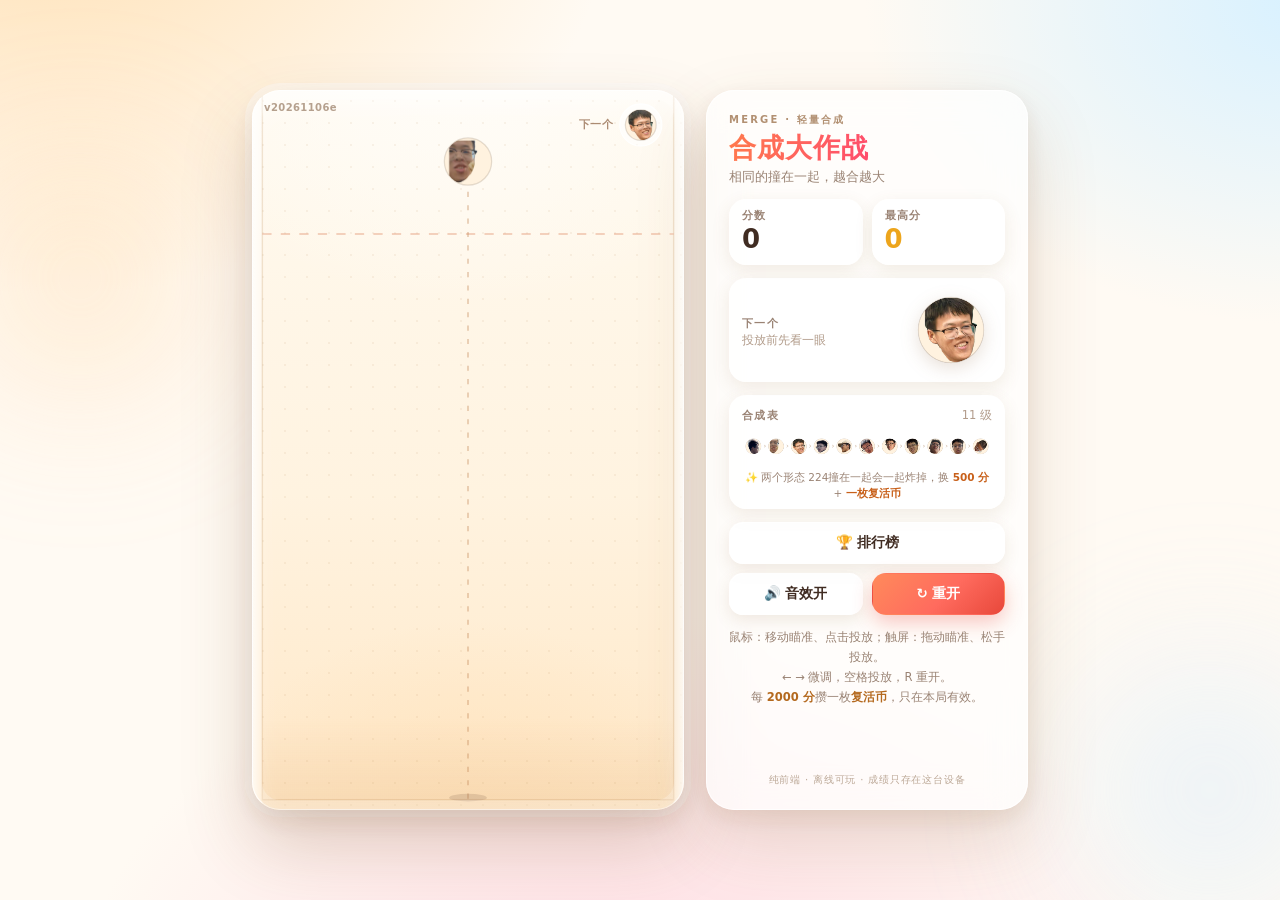
<file: merge-zzk/index.html>
<!DOCTYPE html>
<html lang="zh-CN">
<head>
<meta charset="utf-8">
<meta name="viewport" content="width=device-width, initial-scale=1, maximum-scale=1, user-scalable=no, viewport-fit=cover">
<meta name="theme-color" content="#fff6ea">
<meta name="color-scheme" content="light">
<meta name="apple-mobile-web-app-capable" content="yes">
<meta name="apple-mobile-web-app-status-bar-style" content="default">
<meta name="description" content="合成大作战 · 纯前端合成小游戏：拖动瞄准、松手投放，相同的撞在一起合成更大的一个。">
<link rel="icon" href="data:image/svg+xml,%3Csvg xmlns='http://www.w3.org/2000/svg' viewBox='0 0 64 64'%3E%3Cdefs%3E%3CradialGradient id='g' cx='35%25' cy='30%25'%3E%3Cstop offset='0' stop-color='%23ffd0c4'/%3E%3Cstop offset='1' stop-color='%23ff6b5e'/%3E%3C/radialGradient%3E%3C/defs%3E%3Ccircle cx='32' cy='32' r='28' fill='url(%23g)'/%3E%3Ccircle cx='23' cy='29' r='4' fill='%23342620'/%3E%3Ccircle cx='41' cy='29' r='4' fill='%23342620'/%3E%3Cpath d='M24 40q8 7 16 0' stroke='%23342620' stroke-width='3.5' fill='none' stroke-linecap='round'/%3E%3C/svg%3E">
<title>合成大作战 · 内嵌版</title>
<link rel="stylesheet" href="../style.css?v=20261106e">
</head>
<body>

<main class="app">

  <!-- ============ 棋盘 ============ -->
  <section class="stage" id="stage" aria-label="游戏棋盘">
    <canvas id="game" aria-label="合成游戏区域"></canvas>

    <div class="build-tag" id="buildTag" aria-hidden="true"></div>

    <div class="coin-chip" id="coinChip" hidden aria-live="polite">
      <span class="coin-ico" aria-hidden="true">🪙</span><span id="coinCount">×0</span>
    </div>

    <div class="overlay" id="overlay">
      <div class="dialog" role="dialog" aria-modal="true">

        <!-- 复活确认 -->
        <div id="revivePanel" hidden>
          <div class="dialog-emoji" id="reviveEmoji">💫</div>
          <h2>还能再救一下</h2>
          <p class="dialog-score">本局得分 <strong id="reviveScore">0</strong></p>
          <p class="revive-hint">清掉警戒线以上挤着的方块，接着玩</p>
          <div class="dialog-actions">
            <button class="btn" id="giveUpBtn" type="button">不了，结算吧</button>
            <button class="btn btn-revive" id="reviveBtn" type="button"><span class="ico">🪙</span> 用一枚复活币</button>
          </div>
          <p class="dialog-hint" id="reviveLeft">还剩 1 枚</p>
        </div>

        <!-- 结算 -->
        <div id="overPanel">
          <div class="dialog-emoji" id="overEmoji">✨</div>
          <h2>游戏结束</h2>
          <p class="dialog-score">本局得分 <strong id="finalScore">0</strong></p>
          <p class="dialog-best">最高分 <span id="finalBest">0</span></p>

          <div class="result-box">
            <p class="result-rank" id="resultRank">正在记账…</p>
            <p class="my-name">昵称：<strong id="myNameLabel">匿名玩家</strong>
              <button class="link-btn" id="editNameBtn" type="button">改昵称</button>
            </p>
          </div>

          <div class="dialog-actions">
            <button class="btn" id="boardBtn2" type="button"><span class="ico">🏆</span> 排行榜</button>
            <button class="btn btn-primary" id="restartBtn" type="button"><span class="ico">↻</span> 再来一局</button>
          </div>
          <p class="dialog-hint">按 R 键也可以重新开始</p>
        </div>

      </div>
    </div>
  </section>

  <!-- ============ 侧面板 ============ -->
  <aside class="panel">
    <header class="panel-head">
      <p class="kicker">MERGE · 轻量合成</p>
      <h1 id="gameTitle">合成大作战</h1>
      <p class="subtitle" id="gameSubtitle">相同的撞在一起，越合越大</p>
    </header>

    <div class="stats">
      <div class="stat">
        <span class="stat-label">分数</span>
        <strong class="stat-value" id="score">0</strong>
      </div>
      <div class="stat stat-best">
        <span class="stat-label">最高分</span>
        <strong class="stat-value" id="best">0</strong>
      </div>
    </div>

    <div class="card next-card">
      <div class="card-text">
        <span class="card-label">下一个</span>
        <p class="card-sub">投放前先看一眼</p>
      </div>
      <canvas id="next" width="200" height="200" aria-label="下一个方块"></canvas>
    </div>

    <div class="card chain-card">
      <div class="card-head">
        <span class="card-label">合成表</span>
        <span class="card-sub" id="chainCount"></span>
      </div>
      <canvas id="chain" width="720" height="118" aria-label="合成顺序"></canvas>
      <p class="chain-note" id="chainNote">✨ 两个最大的方块撞在一起会一起炸掉，换 <strong>500 分</strong> + <strong>一枚复活币</strong></p>
    </div>

    <div class="actions">
      <button class="btn btn-wide" id="boardBtn" type="button">
        <span class="ico">🏆</span><span class="lbl">排行榜</span>
      </button>
      <button class="btn" id="soundBtn" type="button" aria-pressed="true">
        <span class="ico">🔊</span><span class="lbl">音效开</span>
      </button>
      <button class="btn btn-primary" id="resetBtn" type="button" title="重新开始">
        <span class="ico">↻</span><span class="lbl">重开</span>
      </button>
    </div>

    <p class="tips" id="tips">
      鼠标：移动瞄准、点击投放；触屏：拖动瞄准、松手投放。<br>
      ← → 微调，空格投放，R 重开。<br>
      每 <strong>2000 分</strong>攒一枚<strong>复活币</strong>，只在本局有效。
    </p>

    <p class="local-note">纯前端 · 离线可玩 · 成绩只存在这台设备</p>
  </aside>
</main>

<!-- ============ 排行榜 ============ -->
<div class="modal" id="boardModal" aria-hidden="true" role="dialog" aria-label="排行榜">
  <div class="modal-card">
    <header class="modal-head">
      <h2>🏆 本地高手榜</h2>
      <button class="icon-btn" id="boardClose" type="button" aria-label="关闭">✕</button>
    </header>
    <div class="nick-row">
      <label class="nick-label" for="nickInput">我的昵称</label>
      <input class="nick-input" id="nickInput" type="text" maxlength="12" placeholder="匿名玩家" autocomplete="nickname" enterkeyhint="done">
    </div>
    <div class="board-list" id="boardList"></div>
    <footer class="modal-foot">
      <span class="board-note">只留最近 20 条成绩，存在本地浏览器里</span>
      <button class="btn" id="boardRefresh" type="button">刷新</button>
    </footer>
  </div>
</div>

<script src="../assets/items/embedded.js?v=20261106e"></script>
<script src="../game.js?v=20261106e"></script>
</body>
</html>
</file>
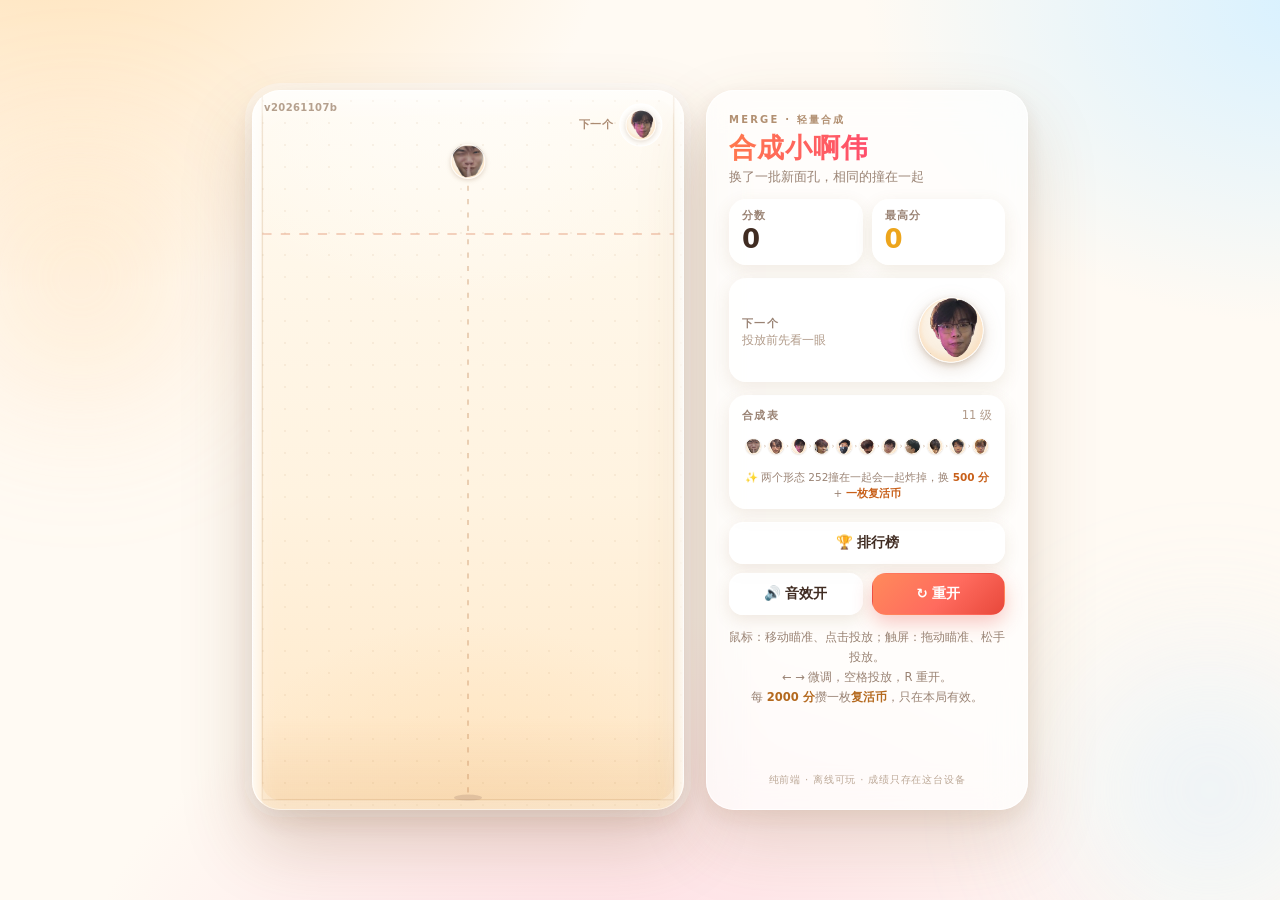
<file: v3/index.html>
<!doctype html>
<html lang="zh-CN">
<head>
<meta charset="utf-8">
<meta name="viewport" content="width=device-width, initial-scale=1">
<meta http-equiv="refresh" content="0; url=../merge-lw/">
<link rel="canonical" href="../merge-lw/">
<title>页面已移动到 merge-lw</title>
<script>
(function () {
  var target = '../merge-lw/' + location.search + location.hash;
  location.replace(target);
})();
</script>
<style>
body{font-family:system-ui,sans-serif;padding:40px;color:#402c22;background:#fff8ee;line-height:1.7}
a{color:#ff6b5e}
</style>
</head>
<body>
<p>新版地址已改为 <a href="../merge-lw/">合成小啊伟</a>。</p>
<p>如果没有自动跳转，请点上面的链接。</p>
</body>
</html>
</file>
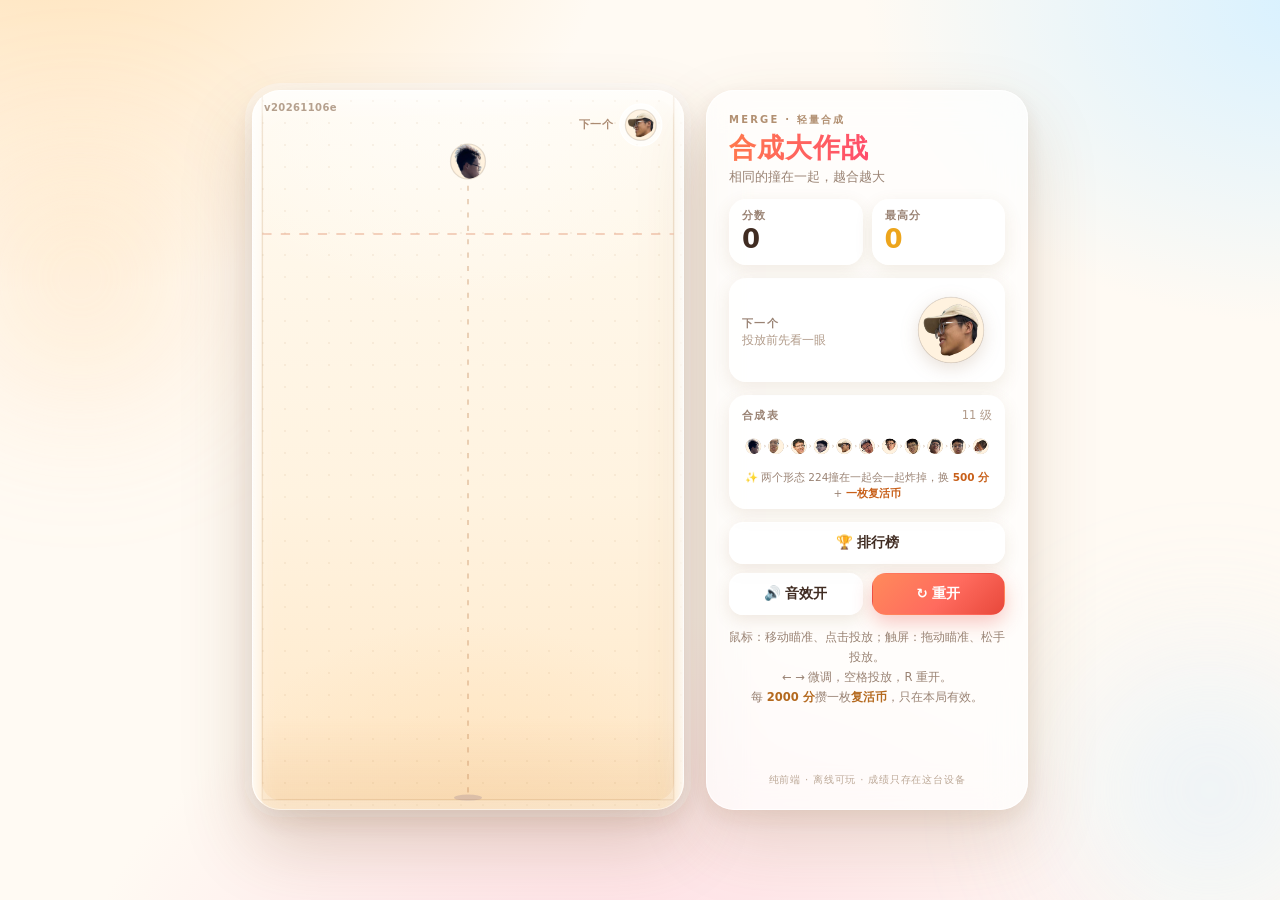
<file: hecheng.htm>
<!DOCTYPE html>
<html lang="zh-CN">
<head>
<meta charset="utf-8">
<meta name="viewport" content="width=device-width, initial-scale=1, maximum-scale=1, user-scalable=no, viewport-fit=cover">
<meta name="theme-color" content="#fff6ea">
<meta name="color-scheme" content="light">
<meta name="apple-mobile-web-app-capable" content="yes">
<meta name="apple-mobile-web-app-status-bar-style" content="default">
<meta name="description" content="合成大作战 · 纯前端合成小游戏：拖动瞄准、松手投放，相同的撞在一起合成更大的一个。">
<link rel="icon" href="data:image/svg+xml,%3Csvg xmlns='http://www.w3.org/2000/svg' viewBox='0 0 64 64'%3E%3Cdefs%3E%3CradialGradient id='g' cx='35%25' cy='30%25'%3E%3Cstop offset='0' stop-color='%23ffd0c4'/%3E%3Cstop offset='1' stop-color='%23ff6b5e'/%3E%3C/radialGradient%3E%3C/defs%3E%3Ccircle cx='32' cy='32' r='28' fill='url(%23g)'/%3E%3Ccircle cx='23' cy='29' r='4' fill='%23342620'/%3E%3Ccircle cx='41' cy='29' r='4' fill='%23342620'/%3E%3Cpath d='M24 40q8 7 16 0' stroke='%23342620' stroke-width='3.5' fill='none' stroke-linecap='round'/%3E%3C/svg%3E">
<title>合成大作战 · 内嵌版</title>
<style>
/* =============================================================
   合成大作战 · 样式
   奶油底色 + 珊瑚主色 + 薄荷点缀，桌面双栏 / 手机顶栏
   ============================================================= */

:root {
  --ink:        #402c22;
  --ink-2:      #6f5648;
  --muted:      #9a8374;
  --cream:      #fff8ee;
  --coral:      #ff6b5e;
  --coral-2:    #e8483b;
  --mint:       #1fae8a;
  --gold:       #eda51c;
  --glass:      rgba(255, 255, 255, .66);
  --line:       rgba(120, 82, 52, .12);
  --shadow-lg:  0 30px 70px rgba(124, 79, 40, .18), 0 8px 22px rgba(124, 79, 40, .10);
  --shadow-sm:  0 6px 18px rgba(140, 96, 56, .12);
  --radius:     28px;
  --vh:         100vh;
  --safe-t:     env(safe-area-inset-top, 0px);
  --safe-b:     env(safe-area-inset-bottom, 0px);
  --safe-l:     env(safe-area-inset-left, 0px);
  --safe-r:     env(safe-area-inset-right, 0px);
}

@supports (height: 100dvh) {
  :root { --vh: 100dvh; }
}

* { box-sizing: border-box; }
[hidden] { display: none !important; }

html, body {
  height: 100%;
  overscroll-behavior: none;
}

body {
  margin: 0;
  padding: 20px;
  color: var(--ink);
  font-family: "PingFang SC", "Hiragino Sans GB", "Microsoft YaHei",
               system-ui, -apple-system, "Segoe UI", Roboto, sans-serif;
  background:
    radial-gradient(900px 620px at 4% -10%, #ffe2b8 0%, rgba(255, 226, 184, 0) 62%),
    radial-gradient(760px 560px at 102% 0%, #d8f1ff 0%, rgba(216, 241, 255, 0) 58%),
    radial-gradient(900px 700px at 50% 118%, #ffd9e2 0%, rgba(255, 217, 226, 0) 64%),
    #fffaf3;
  display: grid;
  place-items: center;
  overflow: hidden;
  touch-action: manipulation;
  -webkit-tap-highlight-color: transparent;
  -webkit-text-size-adjust: 100%;
}

/* 背景里缓慢呼吸的光斑，别抢内容 */
body::before,
body::after {
  content: "";
  position: fixed;
  border-radius: 50%;
  filter: blur(70px);
  pointer-events: none;
  z-index: 0;
  opacity: .55;
  animation: drift 18s ease-in-out infinite alternate;
}
body::before {
  width: 340px; height: 340px;
  left: -90px; top: 12%;
  background: radial-gradient(circle, #ffd7a3, transparent 70%);
}
body::after {
  width: 380px; height: 380px;
  right: -120px; bottom: -80px;
  background: radial-gradient(circle, #cfe9ff, transparent 70%);
  animation-delay: -8s;
}
@keyframes drift {
  from { transform: translate3d(0, 0, 0) scale(1); }
  to   { transform: translate3d(18px, -22px, 0) scale(1.08); }
}

.app {
  position: relative;
  z-index: 1;
  display: flex;
  align-items: stretch;
  gap: 22px;
  max-height: 100%;
}

/* ================= 棋盘 ================= */

.stage {
  position: relative;
  height: min(88vh, 720px);
  aspect-ratio: 420 / 700;
  flex: 0 0 auto;
  border-radius: var(--radius);
  overflow: hidden;
  cursor: pointer;
  user-select: none;
  -webkit-user-select: none;
  touch-action: none;
  background:
    radial-gradient(120% 58% at 50% -6%, #fffdf9 0%, rgba(255, 253, 249, 0) 62%),
    radial-gradient(85% 42% at 50% 104%, #ffe3bd 0%, rgba(255, 227, 189, 0) 72%),
    linear-gradient(180deg, #fffaf0 0%, #fff3e0 56%, #ffe8c8 100%);
  box-shadow:
    0 34px 70px rgba(120, 77, 38, .24),
    0 10px 24px rgba(120, 77, 38, .12),
    0 0 0 1px rgba(255, 255, 255, .8) inset,
    0 0 0 7px rgba(255, 255, 255, .42);
}

/* 板内淡淡的圆点纹理 */
.stage::before {
  content: "";
  position: absolute;
  inset: 0;
  pointer-events: none;
  background-image: radial-gradient(rgba(178, 124, 74, .16) 1px, transparent 1.4px);
  background-size: 22px 22px;
  opacity: .55;
  z-index: 0;
}

/* 内壁高光 */
.stage::after {
  content: "";
  position: absolute;
  inset: 0;
  pointer-events: none;
  border-radius: inherit;
  box-shadow:
    inset 0 0 0 10px rgba(255, 255, 255, .22),
    inset 0 14px 26px rgba(255, 255, 255, .55);
  z-index: 2;
}

#game {
  position: relative;
  z-index: 1;
  display: block;
  width: 100%;
  height: 100%;
}

.stage:active { cursor: grabbing; }

/* 版本角标：只用来确认手机加载的是哪一版，不挡操作 */
.build-tag {
  position: absolute;
  left: 12px;
  top: 12px;
  z-index: 3;
  font-size: 10px;
  font-weight: 700;
  letter-spacing: .04em;
  color: rgba(120, 84, 54, .55);
  pointer-events: none;
  user-select: none;
}

/* 复活币 */
.coin-chip {
  position: absolute;
  left: 12px;
  top: 12px;
  z-index: 4;
  display: inline-flex;
  align-items: center;
  gap: 4px;
  padding: 4px 11px;
  border-radius: 999px;
  font-size: 13px;
  font-weight: 800;
  line-height: 1.5;
  letter-spacing: .02em;
  color: #6c3d00;
  font-variant-numeric: tabular-nums;
  background: linear-gradient(135deg, #fff0b8, #ffc94d 70%, #f5a623);
  box-shadow: 0 5px 14px rgba(205, 135, 0, .38), inset 0 1px 0 rgba(255, 255, 255, .8);
  pointer-events: none;
}
.coin-ico { font-size: 11px; color: #a96800; }
.coin-chip.pop { animation: coinPop .5s cubic-bezier(.2, .9, .3, 1.5); }@keyframes coinPop {
  0% { transform: scale(1); }
  45% { transform: scale(1.24); box-shadow: 0 8px 22px rgba(205, 135, 0, .55); }
  100% { transform: scale(1); }
}

/* ================= 结束遮罩 ================= */

.overlay {
  position: absolute;
  inset: 0;
  z-index: 5;
  display: grid;
  place-items: center;
  padding: 22px;
  background: rgba(58, 37, 22, .46);
  backdrop-filter: blur(7px);
  -webkit-backdrop-filter: blur(7px);
  opacity: 0;
  pointer-events: none;
  transition: opacity .26s ease;
}
.overlay.show { opacity: 1; pointer-events: auto; }

.dialog {
  width: 100%;
  max-width: 330px;
  padding: 24px 20px;
  text-align: center;
  border-radius: 24px;
  background: rgba(255, 252, 247, .97);
  box-shadow: 0 24px 56px rgba(52, 28, 10, .34);
  transform: translateY(14px) scale(.96);
  transition: transform .34s cubic-bezier(.2, .9, .3, 1.35);
}
.overlay.show .dialog { transform: none; }

.dialog-emoji {
  font-size: 42px;
  line-height: 1;
  margin-bottom: 8px;
}
.dialog-emoji img {
  display: block;
  width: 66px;
  height: 66px;
  margin: 0 auto;
  object-fit: contain;
  filter: drop-shadow(0 6px 10px rgba(120, 70, 30, .22));
}

.dialog h2 {
  margin: 0 0 10px;
  font-size: 23px;
  letter-spacing: .06em;
}

.dialog-score {
  margin: 0 0 4px;
  font-size: 14px;
  color: var(--muted);
}
.dialog-score strong {
  font-size: 30px;
  color: var(--coral);
  font-variant-numeric: tabular-nums;
}
.dialog-best {
  margin: 0 0 16px;
  font-size: 12.5px;
  color: var(--muted);
}
.dialog-best span { color: var(--gold); font-weight: 700; }

.dialog-hint {
  margin: 12px 0 0;
  font-size: 11.5px;
  color: var(--muted);
}

.result-box {
  margin: 0 0 14px;
  padding: 11px 12px;
  border-radius: 15px;
  background: rgba(255, 240, 219, .8);
  box-shadow: inset 0 0 0 1px rgba(214, 160, 96, .2);
}
.result-rank {
  margin: 0 0 5px;
  font-size: 13px;
  font-weight: 600;
  color: #a4651a;
}
.my-name {
  margin: 0;
  font-size: 12px;
  color: var(--muted);
}
.my-name strong { color: var(--ink); }
.link-btn {
  margin-left: 4px;
  padding: 0;
  font: inherit;
  font-size: 12px;
  color: var(--coral);
  text-decoration: underline;
  border: 0;
  background: none;
  cursor: pointer;
}

.revive-hint {
  margin: 0 0 18px;
  padding: 10px 12px;
  border-radius: 14px;
  font-size: 12.5px;
  line-height: 1.65;
  color: #7a4a12;
  background: rgba(255, 233, 190, .82);
  box-shadow: inset 0 0 0 1px rgba(214, 160, 96, .24);
}

.dialog-actions {
  display: grid;
  grid-template-columns: 1fr 1fr;
  gap: 9px;
}

/* ================= 侧面板 ================= */

.panel {
  width: min(322px, 88vw);
  display: flex;
  flex-direction: column;
  gap: 13px;
  padding: 22px;
  border-radius: var(--radius);
  border: 1px solid rgba(255, 255, 255, .78);
  background: var(--glass);
  backdrop-filter: blur(18px);
  -webkit-backdrop-filter: blur(18px);
  box-shadow: var(--shadow-lg);
}

.kicker {
  margin: 0 0 5px;
  font-size: 10px;
  font-weight: 700;
  letter-spacing: .22em;
  color: #b29072;
  text-transform: uppercase;
}

.panel-head h1 {
  margin: 0;
  font-size: 27px;
  line-height: 1.15;
  letter-spacing: .04em;
  background: linear-gradient(100deg, #ff7a4d, #ff4d6d 52%, #8b5cf6);
  -webkit-background-clip: text;
  background-clip: text;
  color: transparent;
}

.subtitle {
  margin: 6px 0 0;
  font-size: 12.5px;
  color: var(--muted);
}

.stats {
  display: grid;
  grid-template-columns: 1fr 1fr;
  gap: 9px;
}

.stat {
  padding: 10px 13px;
  border-radius: 17px;
  background: rgba(255, 255, 255, .82);
  box-shadow: var(--shadow-sm);
}
.stat-label {
  display: block;
  font-size: 10.5px;
  font-weight: 600;
  letter-spacing: .14em;
  color: var(--muted);
}
.stat-value {
  display: block;
  margin-top: 2px;
  font-size: 26px;
  line-height: 1.15;
  font-variant-numeric: tabular-nums;
}
.stat-best .stat-value { color: var(--gold); }

.stat-value.bump { animation: bump .32s ease; }
@keyframes bump {
  0% { transform: scale(1); }
  45% { transform: scale(1.2); color: var(--coral); }
  100% { transform: scale(1); }
}

.card {
  padding: 11px 13px;
  border-radius: 17px;
  background: rgba(255, 255, 255, .82);
  box-shadow: var(--shadow-sm);
}

.card-label {
  font-size: 10.5px;
  font-weight: 700;
  letter-spacing: .14em;
  color: var(--muted);
}
.card-sub {
  margin: 2px 0 0;
  font-size: 11.5px;
  color: #b29c8b;
}

.next-card {
  display: flex;
  align-items: center;
  justify-content: space-between;
  gap: 10px;
  min-height: 86px;
}
#next {
  display: block;
  width: 82px;
  height: 82px;
  flex: 0 0 auto;
  filter: drop-shadow(0 5px 9px rgba(130, 80, 34, .18));
}

.chain-card { padding-bottom: 8px; }
.card-head {
  display: flex;
  align-items: baseline;
  justify-content: space-between;
  gap: 8px;
}
#chain {
  display: block;
  width: 100%;
  height: auto;
  margin-top: 2px;
}
.chain-note {
  margin: 3px 0 0;
  font-size: 10.5px;
  line-height: 1.55;
  text-align: center;
  color: var(--muted);
}
.chain-note strong { color: #c8601a; }

.actions {
  display: grid;
  grid-template-columns: 1fr 1fr;
  gap: 9px;
}
.btn-wide { grid-column: 1 / -1; }

.btn {
  padding: 11px 12px;
  font: inherit;
  font-size: 13.5px;
  font-weight: 600;
  color: var(--ink);
  border: 1px solid rgba(255, 255, 255, .92);
  border-radius: 14px;
  background: rgba(255, 255, 255, .9);
  box-shadow: 0 6px 16px rgba(140, 96, 56, .13);
  cursor: pointer;
  transition: transform .12s ease, box-shadow .15s ease, background .2s ease;
}
.btn .ico { margin-right: 4px; }
.btn:hover { transform: translateY(-1px); box-shadow: 0 10px 22px rgba(140, 96, 56, .19); }
.btn:active { transform: translateY(1px) scale(.985); }
.btn:focus-visible { outline: 3px solid rgba(255, 107, 94, .35); outline-offset: 2px; }
.btn:disabled { opacity: .55; cursor: default; transform: none; }

.btn-primary {
  color: #fff;
  border-color: transparent;
  background: linear-gradient(135deg, #ff8a5b, var(--coral) 55%, var(--coral-2));
  box-shadow: 0 8px 20px rgba(232, 72, 59, .3);
}

.btn-revive {
  color: #fff;
  border-color: transparent;
  font-weight: 700;
  background: linear-gradient(135deg, #4fd1a5, #23b183 55%, #14946a);
  box-shadow: 0 8px 20px rgba(35, 177, 131, .36);
}
.btn-revive:hover { box-shadow: 0 12px 26px rgba(35, 177, 131, .44); }

.tips {
  margin: 0;
  font-size: 11.5px;
  line-height: 1.72;
  text-align: center;
  color: var(--muted);
}
.tips strong { color: #b4691e; }

.local-note {
  margin: auto 0 0;
  padding-top: 2px;
  font-size: 10px;
  letter-spacing: .08em;
  text-align: center;
  color: #bda998;
}

/* ================= 排行榜弹窗 ================= */

.modal {
  position: fixed;
  inset: 0;
  z-index: 20;
  display: grid;
  place-items: center;
  padding: 16px;
  background: rgba(52, 30, 14, .48);
  backdrop-filter: blur(7px);
  -webkit-backdrop-filter: blur(7px);
  opacity: 0;
  pointer-events: none;
  transition: opacity .22s ease;
}
.modal.show { opacity: 1; pointer-events: auto; }

.modal-card {
  display: flex;
  flex-direction: column;
  width: min(392px, 100%);
  max-height: min(560px, calc(var(--vh) - 36px));
  padding: 16px;
  border-radius: 23px;
  background: rgba(255, 252, 247, .98);
  box-shadow: 0 26px 64px rgba(52, 28, 10, .36);
  transform: translateY(12px) scale(.97);
  transition: transform .26s cubic-bezier(.2, .9, .3, 1.3);
}
.modal.show .modal-card { transform: none; }

.modal-head {
  display: flex;
  align-items: center;
  justify-content: space-between;
  margin-bottom: 10px;
}
.modal-head h2 { margin: 0; font-size: 19px; letter-spacing: .04em; }

.icon-btn {
  width: 34px;
  height: 34px;
  font: inherit;
  font-size: 15px;
  color: #6f5648;
  border: 0;
  border-radius: 50%;
  background: rgba(90, 58, 30, .1);
  cursor: pointer;
}
.icon-btn:hover { background: rgba(90, 58, 30, .18); }

.nick-row {
  display: flex;
  align-items: center;
  gap: 10px;
  margin-bottom: 10px;
  padding: 8px 12px;
  border-radius: 12px;
  background: rgba(255, 243, 224, .9);
  box-shadow: inset 0 0 0 1px rgba(214, 160, 96, .22);
}
.nick-label { flex: 0 0 auto; font-size: 12.5px; color: var(--muted); }
.nick-input {
  flex: 1 1 auto;
  min-width: 0;
  padding: 8px 10px;
  font: inherit;
  font-size: 16px;
  color: var(--ink);
  text-align: center;
  border: 1px solid rgba(214, 160, 96, .45);
  border-radius: 10px;
  background: #fff;
  outline: none;
}
.nick-input:focus {
  border-color: var(--coral);
  box-shadow: 0 0 0 3px rgba(255, 107, 94, .16);
}

.board-list {
  flex: 1 1 auto;
  min-height: 120px;
  overflow-y: auto;
  -webkit-overflow-scrolling: touch;
  padding: 2px;
}
.board-empty {
  margin: 28px 8px;
  font-size: 13px;
  line-height: 1.7;
  text-align: center;
  color: var(--muted);
}
.board-row {
  display: flex;
  align-items: center;
  gap: 10px;
  padding: 9px 12px;
  margin-bottom: 6px;
  border-radius: 12px;
  background: rgba(255, 255, 255, .92);
  box-shadow: 0 2px 6px rgba(140, 96, 56, .08);
}
.board-rank {
  flex: 0 0 30px;
  font-size: 14px;
  font-weight: 700;
  text-align: center;
  color: var(--muted);
}
.board-name {
  flex: 1 1 auto;
  min-width: 0;
  font-size: 14px;
  overflow: hidden;
  text-overflow: ellipsis;
  white-space: nowrap;
}
.board-score {
  flex: 0 0 auto;
  font-size: 16px;
  font-weight: 700;
  font-variant-numeric: tabular-nums;
  color: var(--coral);
}
.board-row.r1 { background: linear-gradient(100deg, #fff6d8, #ffe9a8); }
.board-row.r2 { background: linear-gradient(100deg, #f7f7fa, #e8e9ef); }
.board-row.r3 { background: linear-gradient(100deg, #fdf0e2, #f6ddc4); }
.board-row.r1 .board-rank,
.board-row.r2 .board-rank,
.board-row.r3 .board-rank { font-size: 18px; }
.board-row.is-mine { outline: 2px solid var(--coral); outline-offset: -2px; }

.modal-foot {
  display: flex;
  align-items: center;
  justify-content: space-between;
  gap: 10px;
  margin-top: 10px;
}
.board-note { font-size: 11px; color: var(--muted); }
.modal-foot .btn { flex: 0 0 auto; padding: 8px 16px; }

/* =============================================================
   响应式
   ============================================================= */

@media (max-width: 900px) {
  :root { --topbar: 72px; }

  body {
    padding: calc(8px + var(--safe-t)) calc(8px + var(--safe-r))
             calc(8px + var(--safe-b)) calc(8px + var(--safe-l));
  }

  .app {
    flex-direction: column;
    align-items: center;
    justify-content: flex-start;
    gap: 8px;
    width: 100%;
    height: 100%;
    max-height: none;
  }

  .panel { order: -1; }

  .stage {
    margin: auto 0;
    height: min(calc(var(--vh) - var(--topbar) - 18px - var(--safe-t) - var(--safe-b)),
                calc(96vw * 700 / 420));
    width: auto;
    max-height: none;
    border-radius: 22px;
  }

  .panel {
    flex-direction: row;
    align-items: stretch;
    gap: 8px;
    width: 100%;
    max-width: calc(96vw * 700 / 420);
    padding: 8px 10px;
    border-radius: 18px;
    backdrop-filter: blur(12px);
    -webkit-backdrop-filter: blur(12px);
  }

  .panel-head,
  .next-card,
  .chain-card,
  .tips,
  .local-note { display: none; }

  .stats {
    flex: 1 1 auto;
    display: flex;
    gap: 8px;
    min-width: 0;
  }
  .stat {
    flex: 1 1 0;
    min-width: 0;
    padding: 6px 10px;
    border-radius: 12px;
    background: rgba(255, 255, 255, .9);
    box-shadow: 0 2px 8px rgba(140, 96, 56, .11);
  }
  .stat-label { font-size: 9.5px; letter-spacing: .08em; }
  .stat-value { margin-top: 0; font-size: 20px; line-height: 1.15; }

  .actions {
    flex: 0 0 auto;
    display: flex;
    gap: 6px;
  }

  .btn {
    min-height: 46px;
    padding: 0 12px;
    font-size: 13.5px;
    border-radius: 13px;
    white-space: nowrap;
  }
  #boardBtn .lbl,
  #soundBtn .lbl { display: none; }
  #boardBtn, #soundBtn {
    min-width: 46px;
    padding: 0 10px;
    font-size: 17px;
  }
  #boardBtn .ico, #soundBtn .ico { margin-right: 0; }

  .overlay { padding: 14px; }
  .dialog {
    padding: 20px 16px;
    border-radius: 20px;
    max-height: 100%;
    overflow-y: auto;
    -webkit-overflow-scrolling: touch;
  }
  .dialog-emoji { font-size: 34px; }
  .dialog h2 { font-size: 20px; margin-bottom: 8px; }
  .dialog-score strong { font-size: 26px; }
  .result-box { padding: 9px; }
  .dialog .btn { min-height: 47px; }
  .dialog-actions { gap: 8px; }

  .modal-card { padding: 14px; }
}

@media (max-width: 400px) {
  .panel { padding: 6px 8px; gap: 6px; }
  .stats { gap: 6px; }
  .stat { padding: 5px 8px; }
  .stat-value { font-size: 17px; }
  .stat-label { font-size: 9px; }
  .btn { min-height: 44px; padding: 0 10px; font-size: 12.5px; }
  #boardBtn, #soundBtn { min-width: 42px; font-size: 16px; }
  #resetBtn .lbl { display: none; }
  #resetBtn { min-width: 44px; font-size: 17px; }
  #resetBtn .ico { margin-right: 0; }
}

/* 手机横屏：回到左右布局，棋盘吃满高度 */
@media (max-width: 900px) and (orientation: landscape) {
  .app {
    flex-direction: row;
    align-items: center;
    justify-content: center;
    gap: 10px;
  }

  .panel {
    order: 0;
    flex-direction: column;
    align-items: stretch;
    width: min(210px, 27vw);
    max-width: none;
    padding: 10px;
    gap: 8px;
  }

  .panel-head { display: block; }
  .panel-head h1 { font-size: 19px; }
  .kicker { display: none; }
  .subtitle { display: none; }

  .next-card { display: flex; min-height: 64px; padding: 8px 10px; }
  #next { width: 56px; height: 56px; }
  .card-sub { display: none; }

  .chain-card,
  .tips,
  .local-note { display: none; }

  .stats {
    flex-direction: column;
    flex: 0 0 auto;
  }
  .stat { flex: 0 0 auto; }

  .actions { flex-direction: column; }
  #boardBtn .lbl,
  #soundBtn .lbl { display: inline; }
  #boardBtn .ico,
  #soundBtn .ico { margin-right: 4px; }

  .stage {
    height: calc(var(--vh) - 18px - var(--safe-t) - var(--safe-b));
    width: auto;
    margin: 0;
  }
}

/* 很矮的横屏：再压一档 */
@media (max-width: 900px) and (orientation: landscape) and (max-height: 460px) {
  .stat-label { display: block; font-size: 9px; }
  .stat { padding: 5px 8px; }
  .stat-value { font-size: 15px; }
  .btn { min-height: 38px; padding: 0 10px; font-size: 12.5px; }
  .next-card { display: none; }
  .panel-head h1 { font-size: 17px; }
}

/* 桌面矮窗口 */
@media (max-height: 740px) and (min-width: 901px) {
  .stage { height: 92vh; }
  .panel { padding: 17px; gap: 10px; }
  .chain-card { display: none; }
}

@media (prefers-reduced-motion: reduce) {
  body::before, body::after { animation: none; }
  .coin-chip.pop { animation: none; }
  .stat-value.bump { animation: none; }
  * { scroll-behavior: auto; }
}

</style>
</head>
<body>

<main class="app">

  <!-- ============ 棋盘 ============ -->
  <section class="stage" id="stage" aria-label="游戏棋盘">
    <canvas id="game" aria-label="合成游戏区域"></canvas>

    <div class="build-tag" id="buildTag" aria-hidden="true"></div>

    <div class="coin-chip" id="coinChip" hidden aria-live="polite">
      <span class="coin-ico" aria-hidden="true">🪙</span><span id="coinCount">×0</span>
    </div>

    <div class="overlay" id="overlay">
      <div class="dialog" role="dialog" aria-modal="true">

        <!-- 复活确认 -->
        <div id="revivePanel" hidden>
          <div class="dialog-emoji" id="reviveEmoji">💫</div>
          <h2>还能再救一下</h2>
          <p class="dialog-score">本局得分 <strong id="reviveScore">0</strong></p>
          <p class="revive-hint">清掉警戒线以上挤着的方块，接着玩</p>
          <div class="dialog-actions">
            <button class="btn" id="giveUpBtn" type="button">不了，结算吧</button>
            <button class="btn btn-revive" id="reviveBtn" type="button"><span class="ico">🪙</span> 用一枚复活币</button>
          </div>
          <p class="dialog-hint" id="reviveLeft">还剩 1 枚</p>
        </div>

        <!-- 结算 -->
        <div id="overPanel">
          <div class="dialog-emoji" id="overEmoji">✨</div>
          <h2>游戏结束</h2>
          <p class="dialog-score">本局得分 <strong id="finalScore">0</strong></p>
          <p class="dialog-best">最高分 <span id="finalBest">0</span></p>

          <div class="result-box">
            <p class="result-rank" id="resultRank">正在记账…</p>
            <p class="my-name">昵称：<strong id="myNameLabel">匿名玩家</strong>
              <button class="link-btn" id="editNameBtn" type="button">改昵称</button>
            </p>
          </div>

          <div class="dialog-actions">
            <button class="btn" id="boardBtn2" type="button"><span class="ico">🏆</span> 排行榜</button>
            <button class="btn btn-primary" id="restartBtn" type="button"><span class="ico">↻</span> 再来一局</button>
          </div>
          <p class="dialog-hint">按 R 键也可以重新开始</p>
        </div>

      </div>
    </div>
  </section>

  <!-- ============ 侧面板 ============ -->
  <aside class="panel">
    <header class="panel-head">
      <p class="kicker">MERGE · 轻量合成</p>
      <h1 id="gameTitle">合成大作战</h1>
      <p class="subtitle" id="gameSubtitle">相同的撞在一起，越合越大</p>
    </header>

    <div class="stats">
      <div class="stat">
        <span class="stat-label">分数</span>
        <strong class="stat-value" id="score">0</strong>
      </div>
      <div class="stat stat-best">
        <span class="stat-label">最高分</span>
        <strong class="stat-value" id="best">0</strong>
      </div>
    </div>

    <div class="card next-card">
      <div class="card-text">
        <span class="card-label">下一个</span>
        <p class="card-sub">投放前先看一眼</p>
      </div>
      <canvas id="next" width="200" height="200" aria-label="下一个方块"></canvas>
    </div>

    <div class="card chain-card">
      <div class="card-head">
        <span class="card-label">合成表</span>
        <span class="card-sub" id="chainCount"></span>
      </div>
      <canvas id="chain" width="720" height="118" aria-label="合成顺序"></canvas>
      <p class="chain-note" id="chainNote">✨ 两个最大的方块撞在一起会一起炸掉，换 <strong>500 分</strong> + <strong>一枚复活币</strong></p>
    </div>

    <div class="actions">
      <button class="btn btn-wide" id="boardBtn" type="button">
        <span class="ico">🏆</span><span class="lbl">排行榜</span>
      </button>
      <button class="btn" id="soundBtn" type="button" aria-pressed="true">
        <span class="ico">🔊</span><span class="lbl">音效开</span>
      </button>
      <button class="btn btn-primary" id="resetBtn" type="button" title="重新开始">
        <span class="ico">↻</span><span class="lbl">重开</span>
      </button>
    </div>

    <p class="tips" id="tips">
      鼠标：移动瞄准、点击投放；触屏：拖动瞄准、松手投放。<br>
      ← → 微调，空格投放，R 重开。<br>
      每 <strong>2000 分</strong>攒一枚<strong>复活币</strong>，只在本局有效。
    </p>

    <p class="local-note">纯前端 · 离线可玩 · 成绩只存在这台设备</p>
  </aside>
</main>

<!-- ============ 排行榜 ============ -->
<div class="modal" id="boardModal" aria-hidden="true" role="dialog" aria-label="排行榜">
  <div class="modal-card">
    <header class="modal-head">
      <h2>🏆 本地高手榜</h2>
      <button class="icon-btn" id="boardClose" type="button" aria-label="关闭">✕</button>
    </header>
    <div class="nick-row">
      <label class="nick-label" for="nickInput">我的昵称</label>
      <input class="nick-input" id="nickInput" type="text" maxlength="12" placeholder="匿名玩家" autocomplete="nickname" enterkeyhint="done">
    </div>
    <div class="board-list" id="boardList"></div>
    <footer class="modal-foot">
      <span class="board-note">只留最近 20 条成绩，存在本地浏览器里</span>
      <button class="btn" id="boardRefresh" type="button">刷新</button>
    </footer>
  </div>
</div>

<script>
/* 内嵌形象：11 张图以 base64 JPEG 直接写在 JS 里，
 * 页面不请求任何图片文件，避免手机端图片加载/缓存问题。
 * 由 tools/build_embedded.py 生成。
 */
window.ITEM_ASSETS = [
  { name: '形态 222', file: '[data-uri]', crop: 'circle', c1: '#d4c1eb', c2: '#685580' },
  { name: '形态 210', file: '[data-uri]', crop: 'circle', c1: '#ebcaba', c2: '#805e4d' },
  { name: '形态 214', file: '[data-uri]', crop: 'circle', c1: '#ebc6ae', c2: '#805941' },
  { name: '形态 213', file: '[data-uri]', crop: 'circle', c1: '#ebc1e9', c2: '#80557d' },
  { name: '形态 225', file: '[data-uri]', crop: 'circle', c1: '#ebccb7', c2: '#80604a' },
  { name: '形态 221', file: '[data-uri]', crop: 'circle', c1: '#ebc1ba', c2: '#80554d' },
  { name: '形态 223', file: '[data-uri]', crop: 'circle', c1: '#ebc0ac', c2: '#80543f' },
  { name: '形态 211', file: '[data-uri]', crop: 'circle', c1: '#ebc8b0', c2: '#805c42' },
  { name: '形态 212', file: '[data-uri]', crop: 'circle', c1: '#ebcbc0', c2: '#805f54' },
  { name: '形态 215', file: '[data-uri]', crop: 'circle', c1: '#ebcabb', c2: '#805d4e' },
  { name: '形态 224', file: '[data-uri]', crop: 'circle', c1: '#ebbfab', c2: '#80523d' },
];

</script>
<script>
/* =============================================================
 *  合成大作战 · 游戏逻辑
 *  纯原生 Canvas + JS，无依赖。
 *
 *  物理：PBD（位置约束求解），3 子步 × 6 次迭代；
 *        相同的方块接触即合成高一级；顶到警戒线超时判负。
 *  换图：见 assets/items/manifest.js（只改那一个文件即可）
 * ============================================================= */
(function () {
  'use strict';

  /* ===========================================================
   *  可调文案 / 主题
   * ========================================================= */
  const CONFIG = {
    title:    '合成大作战',
    subtitle: '相同的撞在一起，越合越大',
    emoji:    '✨'
  };

  /* ===========================================================
   *  常量
   * ========================================================= */
  const W = 420;              // 逻辑宽
  const H = 700;              // 逻辑高
  const WALL = 10;            // 墙厚
  const DROP_Y = 72;          // 投放高度
  const DANGER_Y = 140;       // 警戒线

  const GRAVITY      = 2600;
  const SUBSTEPS     = 3;
  const ITER         = 6;
  const DROP_MS      = 360;
  const OVER_LIMIT   = 1.5;   // 越线持续秒数
  const REST_SPEED   = 140;   // 低于它才算停住
  const REST_SPEED2  = REST_SPEED * REST_SPEED;

  const MAX_BONUS    = 500;   // 两个最大块互撞
  const FREEZE_MS    = 130;
  const REVIVE_STEP  = 2000;  // 每累计多少分发一枚复活币
  const MERGE_PAD    = 0.8;

  const RESTITUTION      = 0.38;
  const WALL_RESTITUTION = 0.45;
  const REST_THRESHOLD   = 55;
  const FRICTION         = 0.955;
  const SQUASH_DECAY     = 9;
  const SQUASH_MAX       = 0.30;

  const TAU = Math.PI * 2;
  const BUILD = '20261106e';
  const WEBP_OK = (function () {
    try {
      const c = document.createElement('canvas');
      c.width = 1; c.height = 1;
      return c.toDataURL('image/webp').indexOf('data:image/webp') === 0;
    } catch (e) {
      return false;
    }
  })();
  const BEST_KEY = 'hecheng.best.v1';
  const MUTE_KEY = 'hecheng.mute.v1';
  const LB_KEY   = 'hecheng.board.v1';
  const NAME_KEY = 'hecheng.name.v1';

  /* 11 级默认半径（原版手感），换图数量不同时自动等比重算 */
  const BASE_R   = [17, 23, 31, 39, 48, 58, 69, 81, 94, 108, 124];
  const BASE_NAME = ['星尘', '青提', '蜜桃', '柠檬', '薄荷', '晴空',
                     '葡萄', '草莓', '蜜橙', '珊瑚', '极光'];
  const PALETTE = [
    ['#c3ccff', '#5a67e8'],
    ['#c8f19a', '#6aa81f'],
    ['#ffd2c4', '#ff7d88'],
    ['#fff0a6', '#ddb200'],
    ['#a6f3da', '#20b189'],
    ['#a8dbff', '#2f88e0'],
    ['#dcc2ff', '#8a5cf0'],
    ['#ffb9cb', '#e53e63'],
    ['#ffca96', '#ee7f24'],
    ['#ffb6a0', '#d84a34'],
    ['#aef3c9', '#159a58']
  ];
  const SPAWN_WEIGHTS = [0.28, 0.24, 0.20, 0.16, 0.12];

  /* ===========================================================
   *  形象清单 -> 合成链
   * =========================================================== */
  const ASSETS = (Array.isArray(window.ITEM_ASSETS) ? window.ITEM_ASSETS : [])
    .filter((a) => a && a.file);

  let TIERS = [];

  function buildTiers() {
    const n = ASSETS.length;

    if (n === 0) {
      TIERS = BASE_R.map((r, i) => {
        const p = PALETTE[i % PALETTE.length];
        return { name: BASE_NAME[i], r, c1: p[0], c2: p[1], file: null, crop: null };
      });
      return;
    }

    if (n === BASE_R.length) {
      TIERS = BASE_R.map((r, i) => {
        const p = PALETTE[i % PALETTE.length];
        const a = ASSETS[i];
        return {
          name: (a && a.name) || BASE_NAME[i],
          r,
          c1: (a && a.c1) || p[0],
          c2: (a && a.c2) || p[1],
          file: a.file,
          fallback: (a && a.fallback) || null,
          crop: a.crop || null
        };
      });
      return;
    }

    const count = Math.max(2, n);
    const minR = BASE_R[0], maxR = BASE_R[BASE_R.length - 1];
    TIERS = [];
    for (let i = 0; i < count; i++) {
      const f = i / (count - 1);
      const r = Math.round(minR * Math.pow(maxR / minR, f));
      const p = PALETTE[i % PALETTE.length];
      const a = ASSETS[i] || ASSETS[ASSETS.length - 1] || {};
      TIERS.push({
        name: a.name || (i < BASE_NAME.length ? BASE_NAME[i] : '第 ' + (i + 1) + ' 阶'),
        r,
        c1: a.c1 || p[0],
        c2: a.c2 || p[1],
        file: a.file || null,
        fallback: a.fallback || null,
        crop: a.crop || null
      });
    }
  }

  buildTiers();

  const MAX_TIER = TIERS.length - 1;

  /* ===========================================================
   *  工具
   * ========================================================= */
  const clamp = (v, a, b) => (v < a ? a : v > b ? b : v);
  const rand = (a, b) => a + Math.random() * (b - a);

  function lsGet(key) {
    try { return localStorage.getItem(key); } catch (e) { return null; }
  }

  function hexRgb(hex) {
    const h = hex.replace('#', '');
    return [
      parseInt(h.slice(0, 2), 16),
      parseInt(h.slice(2, 4), 16),
      parseInt(h.slice(4, 6), 16)
    ];
  }
  function shade(hex, f) {
    const [r, g, b] = hexRgb(hex);
    const m = (v) => Math.round(clamp(v * f, 0, 255));
    return 'rgb(' + m(r) + ',' + m(g) + ',' + m(b) + ')';
  }

  /* ===========================================================
   *  DOM
   * ========================================================= */
  const $ = (id) => document.getElementById(id);

  const canvas      = $('game');
  const ctx         = canvas.getContext('2d');
  const stage       = $('stage');
  const nextCanvas  = $('next');
  const nextCtx     = nextCanvas.getContext('2d');
  const chainCanvas = $('chain');
  const chainCtx    = chainCanvas.getContext('2d');

  const scoreEl     = $('score');
  const bestEl      = $('best');
  const finalScoreEl = $('finalScore');
  const finalBestEl  = $('finalBest');
  const overlayEl    = $('overlay');
  const revivePanel  = $('revivePanel');
  const overPanel    = $('overPanel');
  const reviveScoreEl = $('reviveScore');
  const reviveLeftEl  = $('reviveLeft');
  const coinChip     = $('coinChip');
  const coinCountEl  = $('coinCount');
  const resultRankEl = $('resultRank');
  const myNameLabel  = $('myNameLabel');
  const overEmojiEl  = $('overEmoji');
  const reviveEmojiEl = $('reviveEmoji');

  /* ===========================================================
   *  音效
   * =========================================================== */
  const Sound = {
    ctx: null,
    muted: lsGet(MUTE_KEY) === '1',

    ensure() {
      if (this.ctx) return this.ctx;
      const AC = window.AudioContext || window.webkitAudioContext;
      if (!AC) return null;
      try { this.ctx = new AC(); } catch (e) { this.ctx = null; }
      return this.ctx;
    },

    tone(freq, freq2, dur, vol, type) {
      if (this.muted) return;
      const c = this.ensure();
      if (!c) return;
      if (c.state === 'suspended') c.resume();
      const t = c.currentTime;
      const osc = c.createOscillator();
      const gain = c.createGain();
      osc.type = type || 'sine';
      osc.frequency.setValueAtTime(freq, t);
      if (freq2 && freq2 !== freq) {
        osc.frequency.exponentialRampToValueAtTime(Math.max(20, freq2), t + dur);
      }
      gain.gain.setValueAtTime(0.0001, t);
      gain.gain.exponentialRampToValueAtTime(vol, t + 0.012);
      gain.gain.exponentialRampToValueAtTime(0.0001, t + dur);
      osc.connect(gain);
      gain.connect(c.destination);
      osc.start(t);
      osc.stop(t + dur + 0.02);
    },

    merge(tier) {
      const base = 230 * Math.pow(1.118, tier * 2);
      this.tone(base, base * 1.7, 0.2, 0.15, 'sine');
      this.tone(base * 2, base * 3, 0.12, 0.055, 'triangle');
    },
    drop()  { this.tone(180, 120, 0.08, 0.05, 'sine'); },
    over()  { this.tone(420, 90, 0.7, 0.15, 'sawtooth'); },
    revive(){ this.tone(320, 640, 0.25, 0.12, 'triangle'); },
    bonus() {
      [523, 659, 784, 1047].forEach((f, i) => {
        setTimeout(() => this.tone(f, f, 0.22, 0.12, 'triangle'), i * 90);
      });
    }
  };

  function haptic(ms) {
    if (Sound.muted) return;
    if (navigator.vibrate) {
      try { navigator.vibrate(ms); } catch (e) { /* ignore */ }
    }
  }

  /* ===========================================================
   *  画布尺寸
   * ========================================================= */
  const view = { scale: 1, dpr: 1 };

  function resizeCanvas() {
    const rect = canvas.getBoundingClientRect();
    if (!rect.width || !rect.height) return;
    const dpr = Math.min(window.devicePixelRatio || 1, 2);
    canvas.width  = Math.max(1, Math.round(rect.width * dpr));
    canvas.height = Math.max(1, Math.round(rect.height * dpr));
    view.dpr = dpr;
    view.scale = (rect.width * dpr) / W;
    render(0);
  }

  /* ===========================================================
   *  状态
   * ========================================================= */
  const state = {
    balls: [],
    particles: [],
    floats: [],
    score: 0,
    best: Number(lsGet(BEST_KEY) || 0) || 0,
    pending: 0,
    next: 0,
    ready: true,
    cooldown: 0,
    aimX: W / 2,
    over: false,
    danger: false,
    flash: 0,
    freeze: 0,
    revives: 0,
    reviveGiven: 0,
    recorded: false,
    lastRank: 0
  };

  /* ===========================================================
   *  物理
   * ========================================================= */
  function makeBall(x, y, tier, vx, vy) {
    const r = TIERS[tier].r;
    const m = r * r;
    return {
      x, y,
      px: x, py: y,
      vx: vx || 0, vy: vy || 0,
      pvx: 0, pvy: 0,
      r, tier,
      mass: m, invMass: 1 / m,
      angle: 0,
      bornAt: performance.now(),
      landed: false,
      overTime: 0,
      contacts: 0,
      dead: false,
      sq: 0, sqA: 0,
      popAt: 0
    };
  }

  function squash(b, nx, ny, speed) {
    const k = Math.min(SQUASH_MAX, speed / 1500);
    if (k <= b.sq) return;
    b.sq = k;
    b.sqA = Math.atan2(ny, nx);
  }

  function stepPhysics(dt) {
    const balls = state.balls;
    if (!balls.length) return;

    const merges = [];
    const contacts = [];
    const wallContacts = [];

    /* --- 积分 --- */
    for (let i = 0; i < balls.length; i++) {
      const b = balls[i];
      if (b.dead) continue;
      b.px = b.x;
      b.py = b.y;
      b.pvx = b.vx;
      b.pvy = b.vy;
      b.vy += GRAVITY * dt;
      b.x += b.vx * dt;
      b.y += b.vy * dt;
      b.contacts = 0;
    }

    /* --- 约束迭代 --- */
    for (let it = 0; it < ITER; it++) {

      /* 墙 / 地面 */
      for (let i = 0; i < balls.length; i++) {
        const b = balls[i];
        if (b.dead) continue;
        let hit = false;
        if (b.x - b.r < WALL) {
          b.x = WALL + b.r;
          if (it === 0) wallContacts.push([b, 1, 0]);
          hit = true;
        }
        if (b.x + b.r > W - WALL) {
          b.x = W - WALL - b.r;
          if (it === 0) wallContacts.push([b, -1, 0]);
          hit = true;
        }
        if (b.y + b.r > H - WALL) {
          b.y = H - WALL - b.r;
          if (it === 0) wallContacts.push([b, 0, -1]);
          hit = true;
        }
        if (b.y - b.r < 0) {
          b.y = b.r;
          if (it === 0) wallContacts.push([b, 0, 1]);
          hit = true;
        }
        if (hit) b.contacts++;
      }

      /* 球球 */
      for (let i = 0; i < balls.length; i++) {
        const a = balls[i];
        if (a.dead) continue;
        for (let j = i + 1; j < balls.length; j++) {
          const b = balls[j];
          if (b.dead || a.dead) continue;

          const dx = b.x - a.x;
          const dy = b.y - a.y;
          const sum = a.r + b.r;
          const lim = sum + MERGE_PAD;
          const d2 = dx * dx + dy * dy;
          if (d2 > lim * lim) continue;

          const d = Math.sqrt(d2);

          if (a.tier === b.tier && it === 0) {
            a.dead = true;
            b.dead = true;
            merges.push([a, b]);
            continue;
          }

          if (d >= sum) continue;

          let nx, ny;
          if (d < 1e-6) { nx = 1; ny = 0; }
          else { nx = dx / d; ny = dy / d; }

          const corr = Math.min(sum - d, 8) * 0.85;
          const invSum = a.invMass + b.invMass;
          const wa = a.invMass / invSum;
          const wb = b.invMass / invSum;

          a.x -= nx * corr * wa;
          a.y -= ny * corr * wa;
          b.x += nx * corr * wb;
          b.y += ny * corr * wb;

          a.contacts++;
          b.contacts++;

          if (it === 0) contacts.push([a, b, nx, ny]);
        }
      }
    }

    /* --- 收尾墙约束：球球分离可能把方块顶出墙外，最后再夹一次 --- */
    for (let i = 0; i < balls.length; i++) {
      const b = balls[i];
      if (b.dead) continue;
      if (b.x - b.r < WALL) b.x = WALL + b.r;
      if (b.x + b.r > W - WALL) b.x = W - WALL - b.r;
      if (b.y + b.r > H - WALL) b.y = H - WALL - b.r;
      if (b.y - b.r < 0) b.y = b.r;
    }

    /* --- 由位移反推速度（PBD） --- */
    const invDt = 1 / dt;
    const now = performance.now();
    for (let i = 0; i < balls.length; i++) {
      const b = balls[i];
      if (b.dead) continue;

      let vx = (b.x - b.px) * invDt;
      let vy = (b.y - b.py) * invDt;

      if (b.contacts > 0) vx *= FRICTION;   // 接触时的切向摩擦
      if (b.sq > 0) b.sq = Math.max(0, b.sq - b.sq * SQUASH_DECAY * dt);

      b.vx = vx;
      b.vy = vy;
      b.angle += (vx / b.r) * dt * 0.85;

      if (!b.landed && (b.contacts > 0 || now - b.bornAt > 900)) b.landed = true;
    }

    /* --- 弹性冲量 --- */
    for (let k = 0; k < wallContacts.length; k++) {
      const wc = wallContacts[k];
      const b = wc[0], nx = wc[1], ny = wc[2];
      if (b.dead) continue;
      const vnPre = b.pvx * nx + b.pvy * ny;
      if (vnPre < -REST_THRESHOLD) {
        const vnPost = b.vx * nx + b.vy * ny;
        const j = -WALL_RESTITUTION * vnPre - vnPost;
        if (j > 0) {
          b.vx += j * nx;
          b.vy += j * ny;
          squash(b, nx, ny, -vnPre);
        }
      }
    }

    for (let k = 0; k < contacts.length; k++) {
      const ct = contacts[k];
      const a = ct[0], b = ct[1], nx = ct[2], ny = ct[3];
      if (a.dead || b.dead) continue;

      const vnPre = (a.pvx - b.pvx) * nx + (a.pvy - b.pvy) * ny;
      if (vnPre > REST_THRESHOLD) {
        const vnPost = (a.vx - b.vx) * nx + (a.vy - b.vy) * ny;
        const target = -RESTITUTION * vnPre;
        const j = (vnPost - target) / (a.invMass + b.invMass);
        if (j > 0) {
          a.vx -= j * a.invMass * nx;
          a.vy -= j * a.invMass * ny;
          b.vx += j * b.invMass * nx;
          b.vy += j * b.invMass * ny;
          squash(a, -nx, -ny, vnPre);
          squash(b, nx, ny, vnPre);
        }
      }
    }

    if (merges.length) processMerges(merges);
  }

  /* ===========================================================
   *  合成 / 计分
   * ========================================================= */
  function mergeScore(tier) {
    return (tier * (tier + 1)) / 2;
  }

  function processMerges(merges) {
    for (let k = 0; k < merges.length; k++) {
      const a = merges[k][0];
      const b = merges[k][1];
      const mx = (a.x + b.x) * 0.5;
      const my = (a.y + b.y) * 0.5;
      const tier = a.tier;

      if (tier >= MAX_TIER) {
        /* 两个最大块 -> 一起炸掉，拿奖励分 + 复活币 */
        addScore(MAX_BONUS);
        burst(mx, my, MAX_TIER, 90, 560);
        burst(mx, my, Math.max(0, MAX_TIER - 2), 42, 340);
        Sound.bonus();
        haptic(70);
        state.flash = 1.4;
        state.freeze = FREEZE_MS / 1000;
        state.floats.push({ x: mx, y: my - 74, text: '两个' + TIERS[MAX_TIER].name + '一起炸了', life: 1.7 });
        state.floats.push({ x: mx, y: my - 16, text: '+' + MAX_BONUS, life: 2.2, big: true });
        state.revives++;
        paintCoins(true);
      } else {
        const nt = tier + 1;
        const nb = makeBall(mx, my, nt, (a.vx + b.vx) * 0.5, (a.vy + b.vy) * 0.5 - 60);
        nb.x = clamp(nb.x, WALL + nb.r, W - WALL - nb.r);
        nb.y = Math.min(nb.y, H - WALL - nb.r);
        nb.px = nb.x;
        nb.py = nb.y;
        nb.landed = true;
        nb.popAt = performance.now();
        state.balls.push(nb);

        const gain = mergeScore(nt);
        addScore(gain, mx, my, '+' + gain);
        burst(mx, my, nt, 8 + nt * 2, 140 + nt * 22);
        Sound.merge(nt);
        haptic(6 + nt);
        if (nt === MAX_TIER) state.flash = 1;
      }
    }

    const alive = [];
    for (let i = 0; i < state.balls.length; i++) {
      if (!state.balls[i].dead) alive.push(state.balls[i]);
    }
    state.balls = alive;
  }

  function burst(x, y, tier, n, speed) {
    const f = TIERS[clamp(tier, 0, MAX_TIER)];
    const c1 = f.c1, c2 = f.c2;
    for (let i = 0; i < n; i++) {
      const a = Math.random() * TAU;
      const s = rand(speed * 0.25, speed);
      state.particles.push({
        x, y,
        vx: Math.cos(a) * s,
        vy: Math.sin(a) * s - 70,
        r: rand(2, 5.5),
        life: 1,
        decay: rand(1.3, 2.4),
        color: Math.random() < 0.5 ? c1 : c2
      });
    }
    if (state.particles.length > 420) {
      state.particles.splice(0, state.particles.length - 420);
    }
  }

  function addScore(n, x, y, text) {
    state.score += n;
    if (state.score > state.best) {
      state.best = state.score;
      try { localStorage.setItem(BEST_KEY, String(state.best)); } catch (e) { /* ignore */ }
      bestEl.textContent = state.best;
    }
    scoreEl.textContent = state.score;
    bump(scoreEl);
    if (x !== undefined) {
      state.floats.push({ x, y, text: text || ('+' + n), life: 1 });
    }
    grantRevives();
  }

  function bump(el) {
    el.classList.remove('bump');
    void el.offsetWidth;
    el.classList.add('bump');
  }

  function paintCoins(pop) {
    coinCountEl.textContent = '×' + state.revives;
    if (state.revives > 0) {
      coinChip.hidden = false;
      if (pop) {
        coinChip.classList.remove('pop');
        void coinChip.offsetWidth;
        coinChip.classList.add('pop');
      }
    } else {
      coinChip.hidden = true;
      coinChip.classList.remove('pop');
    }
  }

  function grantRevives() {
    let got = 0;
    while (state.reviveGiven < Math.floor(state.score / REVIVE_STEP)) {
      state.reviveGiven++;
      state.revives++;
      got++;
    }
    if (!got) return;
    paintCoins(true);
    state.floats.push({ x: W / 2, y: 210, text: '+1 复活币', life: 1.5, big: true });
    Sound.merge(6);
  }

  /* ===========================================================
   *  投放 / 判负 / 复活 / 重开
   * =========================================================== */
  function spawnAllowed() {
    const n = Math.max(1, Math.min(5, TIERS.length - 1));
    const w = SPAWN_WEIGHTS.slice(0, n);
    const sum = w.reduce((a, b) => a + b, 0);
    return { n, w: w.map((v) => v / sum) };
  }

  function rollSpawn() {
    const { n, w } = spawnAllowed();
    let r = Math.random(), acc = 0;
    for (let i = 0; i < n; i++) {
      acc += w[i];
      if (r <= acc) return i;
    }
    return 0;
  }

  function pickSpawn(avoid) {
    for (let i = 0; i < 6; i++) {
      const t = rollSpawn();
      if (t !== avoid) return t;
    }
    return rollSpawn();
  }

  function aimLimit(tier) {
    const r = TIERS[tier].r;
    return [WALL + r + 0.5, W - WALL - r - 0.5];
  }

  function moveAim(x) {
    const lim = aimLimit(state.pending);
    state.aimX = clamp(x, lim[0], lim[1]);
  }

  function tryDrop() {
    if (state.over || !state.ready) return;
    const tier = state.pending;
    const x = clamp(state.aimX, ...aimLimit(tier));

    state.balls.push(makeBall(x, DROP_Y, tier, 0, 130));

    state.ready = false;
    state.cooldown = DROP_MS / 1000;
    state.pending = state.next;
    state.next = pickSpawn(state.pending);

    Sound.drop();
    drawNext();

    if (state.balls.length > 90) {
      state.balls = state.balls.filter((b) => !b.dead);
    }
  }

  function checkGameOver(dt) {
    let danger = false;
    for (let i = 0; i < state.balls.length; i++) {
      const b = state.balls[i];
      if (b.dead || !b.landed) continue;
      const top = b.y - b.r;

      if (top < DANGER_Y) {
        danger = true;
        if (b.vx * b.vx + b.vy * b.vy < REST_SPEED2) {
          b.overTime += dt;
          if (b.overTime > OVER_LIMIT) { gameOver(); return; }
        } else {
          b.overTime = Math.max(0, b.overTime - dt * 2);
        }
      } else {
        b.overTime = Math.max(0, b.overTime - dt * 2);
        if (b.overTime > 0) danger = true;
      }
    }
    state.danger = danger;
  }

  function gameOver() {
    if (state.over) return;
    state.over = true;
    state.danger = true;
    finalScoreEl.textContent = state.score;
    finalBestEl.textContent = state.best;
    Sound.over();
    if (state.revives > 0) {
      askRevive();
    } else {
      settle();
    }
  }

  function askRevive() {
    reviveScoreEl.textContent = state.score;
    reviveLeftEl.textContent = '还剩 ' + state.revives + ' 枚';
    revivePanel.hidden = false;
    overPanel.hidden = true;
    overlayEl.classList.add('show');
  }

  function revive() {
    if (!state.over || state.revives <= 0) return false;

    let top = -1;
    let topEdge = Infinity;
    for (let i = 0; i < state.balls.length; i++) {
      const b = state.balls[i];
      if (b.dead) continue;
      const edge = b.y - b.r;
      if (edge < topEdge) { topEdge = edge; top = i; }
    }
    if (top >= 0) state.balls.splice(top, 1);

    state.balls = state.balls.filter(
      (b) => !b.dead && (b.y - b.r) >= DANGER_Y + 6
    );

    for (let i = 0; i < state.balls.length; i++) state.balls[i].overTime = 0;

    state.revives--;
    state.over = false;
    state.danger = false;
    state.ready = true;
    state.cooldown = 0;
    state.flash = 0.6;

    revivePanel.hidden = true;
    overlayEl.classList.remove('show');
    paintCoins(false);
    Sound.revive();
    return true;
  }

  function settle() {
    revivePanel.hidden = true;
    overPanel.hidden = false;
    overlayEl.classList.add('show');

    const rank = recordScore(state.score);
    if (state.score <= 0) {
      resultRankEl.textContent = '本局 0 分，再来一次吧';
    } else if (rank > 0) {
      resultRankEl.textContent = '本局排第 ' + rank + ' 名 · 已存到本地榜';
    } else {
      resultRankEl.textContent = '差一点就进前 20 了';
    }
    myNameLabel.textContent = getName();
    paintDialogArt();
  }

  function reset() {
    state.balls.length = 0;
    state.particles.length = 0;
    state.floats.length = 0;
    state.score = 0;
    state.over = false;
    state.danger = false;
    state.ready = true;
    state.cooldown = 0;
    state.flash = 0;
    state.freeze = 0;
    state.aimX = W / 2;
    state.revives = 0;
    state.reviveGiven = 0;
    state.recorded = false;
    state.lastRank = 0;

    state.pending = pickSpawn();
    state.next = pickSpawn(state.pending);

    overlayEl.classList.remove('show');
    revivePanel.hidden = true;
    overPanel.hidden = false;
    paintCoins(false);

    scoreEl.textContent = '0';
    bestEl.textContent = state.best;
    resultRankEl.textContent = '正在记账…';

    drawNext();
    drawChain();
    paintDialogArt();
    Sound.ensure();
  }

  /* ===========================================================
   *  绘制
   * ========================================================= */
  function drawItem(c, x, y, r, tier, angle, scale, squashShape) {
    const it = TIERS[tier];
    const s = scale === undefined ? 1 : scale;

    c.save();
    c.translate(x, y);

    if (squashShape && squashShape.k > 0.004) {
      c.rotate(squashShape.a);
      c.scale(1 - squashShape.k, 1 + squashShape.k * 0.85);
      c.rotate(-squashShape.a);
    }
    if (s !== 1) c.scale(s, s);
    c.rotate(angle || 0);

    if (it.img) {
      drawImageItem(c, it, r);
    } else {
      drawOrb(c, it, r);
    }
    c.restore();
  }

  function drawImageItem(c, it, r) {
    const img = it.img;
    if (!img) return;

    if (it.crop === 'circle') {
      /* 内嵌 JPEG / 方形照片：裁成圆再画，脸占满整个球 */
      c.save();
      c.beginPath();
      c.arc(0, 0, r * 0.995, 0, TAU);
      c.clip();
      c.drawImage(img, -r, -r, r * 2, r * 2);
      c.restore();
    } else {
      /* 预裁好的圆形透明贴图：直接铺满 */
      c.drawImage(img, -r, -r, r * 2, r * 2);
    }

    /* 一圈淡描边，让球边缘更清晰 */
    c.lineWidth = Math.max(1.2, r * 0.03);
    c.strokeStyle = 'rgba(90, 60, 30, .16)';
    c.beginPath();
    c.arc(0, 0, r, 0, TAU);
    c.stroke();
  }

  function drawOrb(c, it, r) {
    const g = c.createRadialGradient(-r * 0.36, -r * 0.44, r * 0.06, 0, 0, r * 1.12);
    g.addColorStop(0, it.c1);
    g.addColorStop(0.55, it.c2);
    g.addColorStop(1, shade(it.c2, 0.78));

    c.beginPath();
    c.arc(0, 0, r, 0, TAU);
    c.fillStyle = g;
    c.fill();

    /* 底部反光 */
    c.save();
    c.beginPath();
    c.arc(0, 0, r, 0, TAU);
    c.clip();
    const bg = c.createRadialGradient(0, r * 0.82, r * 0.04, 0, r * 0.7, r * 0.85);
    bg.addColorStop(0, 'rgba(255,255,255,.30)');
    bg.addColorStop(1, 'rgba(255,255,255,0)');
    c.fillStyle = bg;
    c.fillRect(-r, 0, r * 2, r);
    c.restore();

    /* 描边 */
    c.lineWidth = Math.max(1.4, r * 0.05);
    c.strokeStyle = 'rgba(255,255,255,.5)';
    c.beginPath();
    c.arc(0, 0, r - c.lineWidth * 0.5, 0, TAU);
    c.stroke();

    /* 高光 */
    c.beginPath();
    c.ellipse(-r * 0.35, -r * 0.42, r * 0.28, r * 0.17, -0.7, 0, TAU);
    c.fillStyle = 'rgba(255,255,255,.55)';
    c.fill();

    /* 表情 */
    if (r >= 22) {
      const eyeR = r * 0.12;
      const eyeX = r * 0.31;
      const eyeY = -r * 0.04;

      c.fillStyle = 'rgba(52,36,28,.86)';
      c.beginPath(); c.arc(-eyeX, eyeY, eyeR, 0, TAU); c.fill();
      c.beginPath(); c.arc(eyeX, eyeY, eyeR, 0, TAU); c.fill();

      c.fillStyle = 'rgba(255,255,255,.92)';
      c.beginPath(); c.arc(-eyeX - eyeR * 0.28, eyeY - eyeR * 0.32, eyeR * 0.32, 0, TAU); c.fill();
      c.beginPath(); c.arc(eyeX - eyeR * 0.28, eyeY - eyeR * 0.32, eyeR * 0.32, 0, TAU); c.fill();

      c.beginPath();
      c.arc(0, r * 0.08, r * 0.18, 0.18 * Math.PI, 0.82 * Math.PI);
      c.lineWidth = Math.max(1.1, r * 0.05);
      c.lineCap = 'round';
      c.strokeStyle = 'rgba(52,36,28,.68)';
      c.stroke();

      c.fillStyle = 'rgba(255,120,120,.26)';
      c.beginPath(); c.ellipse(-r * 0.55, r * 0.16, r * 0.15, r * 0.1, 0, 0, TAU); c.fill();
      c.beginPath(); c.ellipse(r * 0.55, r * 0.16, r * 0.15, r * 0.1, 0, 0, TAU); c.fill();
    } else if (r >= 13) {
      c.fillStyle = 'rgba(52,36,28,.82)';
      c.beginPath(); c.arc(-r * 0.28, -r * 0.04, r * 0.11, 0, TAU); c.fill();
      c.beginPath(); c.arc(r * 0.28, -r * 0.04, r * 0.11, 0, TAU); c.fill();
    }
  }

  function drawBoard() {
    /* 左右内壁 */
    const wallG = ctx.createLinearGradient(0, 0, WALL, 0);
    wallG.addColorStop(0, 'rgba(255,255,255,.6)');
    wallG.addColorStop(1, 'rgba(255,255,255,0)');
    ctx.fillStyle = wallG;
    ctx.fillRect(0, 0, WALL, H);

    const wallG2 = ctx.createLinearGradient(W, 0, W - WALL, 0);
    wallG2.addColorStop(0, 'rgba(255,255,255,.6)');
    wallG2.addColorStop(1, 'rgba(255,255,255,0)');
    ctx.fillStyle = wallG2;
    ctx.fillRect(W - WALL, 0, WALL, H);

    ctx.strokeStyle = 'rgba(196,150,100,.28)';
    ctx.lineWidth = 1.5;
    ctx.beginPath();
    ctx.moveTo(WALL, 0);
    ctx.lineTo(WALL, H - WALL);
    ctx.lineTo(W - WALL, H - WALL);
    ctx.lineTo(W - WALL, 0);
    ctx.stroke();

    /* 地面柔光 */
    const floor = ctx.createLinearGradient(0, H - 90, 0, H);
    floor.addColorStop(0, 'rgba(210,155,95,0)');
    floor.addColorStop(1, 'rgba(210,155,95,.16)');
    ctx.fillStyle = floor;
    ctx.fillRect(WALL, H - 90, W - WALL * 2, 90);

    /* 警戒线 */
    const danger = state.danger;
    ctx.save();
    ctx.setLineDash([9, 9]);
    ctx.lineWidth = 2;
    ctx.strokeStyle = danger
      ? 'rgba(255,72,72,' + (0.55 + 0.45 * Math.abs(Math.sin(performance.now() / 140))) + ')'
      : 'rgba(226,152,120,.42)';
    ctx.beginPath();
    ctx.moveTo(WALL, DANGER_Y);
    ctx.lineTo(W - WALL, DANGER_Y);
    ctx.stroke();
    ctx.restore();
  }

  function drawBalls() {
    const now = performance.now();
    const sorted = state.balls.slice().sort((a, b) => a.r - b.r);

    for (let i = 0; i < sorted.length; i++) {
      const b = sorted[i];
      if (b.dead) continue;

      /* 地面投影 */
      ctx.save();
      ctx.globalAlpha = 0.14;
      ctx.fillStyle = '#7a4a1e';
      ctx.beginPath();
      ctx.ellipse(b.x, H - WALL - 1, b.r * 0.82, Math.max(3, b.r * 0.16), 0, 0, TAU);
      ctx.fill();
      ctx.restore();

      let scale = 1;
      if (b.popAt) {
        const t = (now - b.popAt) / 220;
        if (t < 1) scale = 1 + 0.26 * (1 - t);
        else b.popAt = 0;
      }

      const shape = b.sq > 0.004 ? { a: b.sqA, k: b.sq } : null;
      drawItem(ctx, b.x, b.y, b.r, b.tier, b.angle, scale, shape);
    }
  }

  function drawAim() {
    if (state.over) return;
    const tier = state.pending;
    const it = TIERS[tier];
    const r = it.r;
    const lim = aimLimit(tier);
    const x = clamp(state.aimX, lim[0], lim[1]);
    const bob = Math.sin(performance.now() / 320) * 2.5;

    if (state.ready) {
      ctx.save();
      ctx.setLineDash([5, 8]);
      ctx.lineWidth = 1.6;
      ctx.strokeStyle = 'rgba(196,136,88,.42)';
      ctx.beginPath();
      ctx.moveTo(x, DROP_Y + r + 4);
      ctx.lineTo(x, H - WALL);
      ctx.stroke();
      ctx.restore();

      ctx.save();
      ctx.globalAlpha = 0.20;
      ctx.fillStyle = it.c2;
      ctx.beginPath();
      ctx.ellipse(x, H - WALL - 2, r * 0.8, Math.max(3, r * 0.16), 0, 0, TAU);
      ctx.fill();
      ctx.restore();
    }

    ctx.save();
    if (!state.ready) ctx.globalAlpha = 0.4;
    drawItem(ctx, x, DROP_Y + bob, r, tier, 0, 1, null);
    ctx.restore();
  }

  function drawTopPreview() {
    const tier = state.next;
    const r = 15;
    const x = W - WALL - 32;
    const y = 34;

    ctx.save();
    ctx.beginPath();
    ctx.arc(x, y, r + 5.5, 0, TAU);
    ctx.fillStyle = 'rgba(255,255,255,.62)';
    ctx.fill();
    ctx.lineWidth = 1;
    ctx.strokeStyle = 'rgba(255,255,255,.9)';
    ctx.stroke();

    ctx.font = '600 10.5px "PingFang SC", "Microsoft YaHei", system-ui, sans-serif';
    ctx.textAlign = 'right';
    ctx.textBaseline = 'middle';
    ctx.fillStyle = 'rgba(150,110,80,.82)';
    ctx.fillText('下一个', x - r - 12, y);
    ctx.restore();

    drawItem(ctx, x, y, r, tier, 0, 1, null);
  }

  function drawEffects(dt) {
    for (let i = state.particles.length - 1; i >= 0; i--) {
      const p = state.particles[i];
      p.vy += 1400 * dt;
      p.x += p.vx * dt;
      p.y += p.vy * dt;
      p.vx *= 0.99;
      p.life -= p.decay * dt;
      if (p.life <= 0) { state.particles.splice(i, 1); continue; }
      ctx.globalAlpha = Math.max(0, p.life) * 0.9;
      ctx.fillStyle = p.color;
      ctx.beginPath();
      ctx.arc(p.x, p.y, p.r * p.life, 0, TAU);
      ctx.fill();
    }
    ctx.globalAlpha = 1;

    ctx.textAlign = 'center';
    for (let i = state.floats.length - 1; i >= 0; i--) {
      const f = state.floats[i];
      const big = !!f.big;
      f.y -= (big ? 24 : 46) * dt;
      f.life -= dt * (big ? 0.55 : 1.05);
      if (f.life <= 0) { state.floats.splice(i, 1); continue; }
      ctx.globalAlpha = Math.min(1, f.life * 1.4);
      ctx.font = big
        ? '900 34px "PingFang SC", "Microsoft YaHei", system-ui, sans-serif'
        : '700 19px "PingFang SC", "Microsoft YaHei", system-ui, sans-serif';
      ctx.lineWidth = big ? 8 : 4;
      ctx.strokeStyle = 'rgba(255,255,255,.95)';
      ctx.strokeText(f.text, f.x, f.y);
      ctx.fillStyle = big ? '#e8342f' : '#f4623a';
      ctx.fillText(f.text, f.x, f.y);
    }
    ctx.globalAlpha = 1;

    drawTopPreview();
  }

  function render(dt) {
    ctx.setTransform(view.scale, 0, 0, view.scale, 0, 0);
    ctx.clearRect(0, 0, W, H);

    drawBoard();
    drawBalls();
    drawAim();
    drawEffects(state.freeze > 0 ? 0 : dt);

    if (state.flash > 0) {
      ctx.save();
      ctx.globalAlpha = state.flash * 0.32;
      ctx.fillStyle = '#fff';
      ctx.fillRect(0, 0, W, H);
      ctx.restore();
    }
  }

  function drawNext() {
    const w = nextCanvas.width, h = nextCanvas.height;
    nextCtx.setTransform(1, 0, 0, 1, 0, 0);
    nextCtx.clearRect(0, 0, w, h);
    const tier = state.next;
    const it = TIERS[tier];
    const r = it.r;
    const k = (Math.min(w, h) * 0.40) / r;
    drawItem(nextCtx, w / 2, h / 2, r * k, tier, 0, 1, null);
  }

  function drawChain() {
    const cw = chainCanvas.width, ch = chainCanvas.height;
    chainCtx.setTransform(1, 0, 0, 1, 0, 0);
    chainCtx.clearRect(0, 0, cw, ch);

    const slot = cw / TIERS.length;
    const r = Math.min(slot * 0.34, ch * 0.36);
    const cy = ch * 0.52;

    for (let i = 0; i < TIERS.length; i++) {
      const x = slot * (i + 0.5);
      drawItem(chainCtx, x, cy, r, i, 0, 1, null);
      if (i < TIERS.length - 1) {
        chainCtx.save();
        chainCtx.globalAlpha = 0.4;
        chainCtx.fillStyle = '#b08a68';
        chainCtx.font = '600 ' + Math.round(ch * 0.18) + 'px system-ui, sans-serif';
        chainCtx.textAlign = 'center';
        chainCtx.textBaseline = 'middle';
        chainCtx.fillText('›', x + slot * 0.5, cy);
        chainCtx.restore();
      }
    }
  }

  /* ===========================================================
   *  素材加载
   * ========================================================= */
  function inspectImage(it, img) {
    let hasAlpha = false;
    let box = null;

    try {
      const S = 96;
      const cv = document.createElement('canvas');
      cv.width = S;
      cv.height = S;
      const c2 = cv.getContext('2d', { willReadFrequently: true });
      c2.drawImage(img, 0, 0, S, S);
      const data = c2.getImageData(0, 0, S, S).data;

      let minX = S, minY = S, maxX = -1, maxY = -1;
      for (let y = 0; y < S; y++) {
        for (let x = 0; x < S; x++) {
          const a = data[(y * S + x) * 4 + 3];
          if (a > 8) {
            if (x < minX) minX = x;
            if (x > maxX) maxX = x;
            if (y < minY) minY = y;
            if (y > maxY) maxY = y;
          }
          if ((x < 1 || y < 1 || x > S - 2 || y > S - 2) && a < 200) hasAlpha = true;
        }
      }

      if (maxX >= 0) {
        const iw = img.naturalWidth || img.width;
        const ih = img.naturalHeight || img.height;
        box = {
          x: (minX / S) * iw,
          y: (minY / S) * ih,
          w: ((maxX - minX + 1) / S) * iw,
          h: ((maxY - minY + 1) / S) * ih
        };
      }
    } catch (e) {
      /* file:// 或跨域时读不到像素，按清单给的 crop 走 */
    }

    if (!it.crop) it.crop = hasAlpha ? 'none' : 'circle';
    if (it.crop === 'none' && box) it.trim = box;
  }

  function withBuild(url) {
    if (!url) return url;
    if (url.indexOf('data:') === 0) return url;
    return url + (url.indexOf('?') >= 0 ? '&' : '?') + 'v=' + BUILD;
  }

  function loadAssets() {
    let pending = 0;

    TIERS.forEach((it) => {
      if (!it.file) {
        it.img = null;
        return;
      }
      pending++;

      const tried = [];
      function attempt(url) {
        tried.push(url);
        const img = new Image();
        img.decoding = 'async';

        img.onload = () => {
          it.img = img;
          it.src = withBuild(url);
          inspectImage(it, img);
          if (--pending === 0) refreshAll();
        };

        img.onerror = () => {
          /* 先试另一种格式（WebP 不被支持时用 PNG），再试同格式的另一个地址 */
          const next = [it.file, it.fallback].filter(
            (u) => u && tried.indexOf(u) < 0
          )[0];
          if (next) {
            attempt(next);
            return;
          }
          it.img = null;
          if (window.console) {
            console.warn('[hecheng] 图片载入失败，已用占位形象：' + url);
          }
          if (--pending === 0) refreshAll();
        };

        img.src = withBuild(url);
      }

      attempt((!WEBP_OK && it.fallback) ? it.fallback : it.file);
    });

    if (window.console) {
      console.log('[hecheng] build ' + BUILD + ' · assets ' + ASSETS.length +
        ' · webp ' + (WEBP_OK ? 'yes' : 'no'));
    }
    return pending;
  }

  function refreshAll() {
    drawNext();
    drawChain();
    paintDialogArt();
  }

  function paintDialogArt() {
    const top = TIERS[MAX_TIER];
    if (top && top.src) {
      overEmojiEl.innerHTML = '<img src="' + top.src + '" alt="">';
      if (reviveEmojiEl) reviveEmojiEl.textContent = '💫';
      const icon = document.querySelector('link[rel="icon"]');
      if (icon && top.src.indexOf('data:') !== 0) icon.href = top.src;
    } else {
      overEmojiEl.textContent = CONFIG.emoji;
    }
  }

  /* ===========================================================
   *  本地排行榜
   * ========================================================= */
  function getName() {
    let n = '';
    try { n = localStorage.getItem(NAME_KEY) || ''; } catch (e) { /* ignore */ }
    n = (n || '').trim().slice(0, 12);
    return n || '匿名玩家';
  }

  function setName(n) {
    n = (n || '').trim().slice(0, 12);
    try { localStorage.setItem(NAME_KEY, n); } catch (e) { /* ignore */ }
    myNameLabel.textContent = n || '匿名玩家';
  }

  function readBoard() {
    try {
      const v = JSON.parse(localStorage.getItem(LB_KEY) || '[]');
      return Array.isArray(v) ? v.filter((x) => x && typeof x.score === 'number') : [];
    } catch (e) {
      return [];
    }
  }

  function writeBoard(list) {
    try { localStorage.setItem(LB_KEY, JSON.stringify(list)); } catch (e) { /* ignore */ }
  }

  function recordScore(score) {
    if (state.recorded) return state.lastRank;
    state.recorded = true;
    if (score <= 0) return 0;

    const entry = { name: getName(), score, ts: Date.now() };
    const list = readBoard();
    list.push(entry);
    list.sort((a, b) => b.score - a.score || a.ts - b.ts);
    const top = list.slice(0, 20);
    writeBoard(top);
    const idx = top.indexOf(entry);
    state.lastRank = idx >= 0 ? idx + 1 : 0;
    lastEntryTs = entry.ts;
    return state.lastRank;
  }

  let lastEntryTs = 0;

  function renderBoard() {
    const list = readBoard();
    boardList.innerHTML = '';

    if (!list.length) {
      const p = document.createElement('p');
      p.className = 'board-empty';
      p.textContent = '还没有人上榜。玩一局，把成绩留在这里。';
      boardList.appendChild(p);
      return;
    }

    list.forEach((row, i) => {
      const div = document.createElement('div');
      div.className = 'board-row' + (i < 3 ? ' r' + (i + 1) : '') +
        (row.ts && row.ts === lastEntryTs ? ' is-mine' : '');

      const rank = document.createElement('span');
      rank.className = 'board-rank';
      rank.textContent = i < 3 ? ['🥇', '🥈', '🥉'][i] : String(i + 1);

      const name = document.createElement('span');
      name.className = 'board-name';
      name.textContent = row.name || '匿名玩家';

      const score = document.createElement('span');
      score.className = 'board-score';
      score.textContent = row.score;

      div.appendChild(rank);
      div.appendChild(name);
      div.appendChild(score);
      boardList.appendChild(div);
    });
  }

  const boardModal = $('boardModal');
  const boardList = $('boardList');
  const nickInput = $('nickInput');

  function openBoard(focusName) {
    nickInput.value = getName() === '匿名玩家' ? '' : getName();
    renderBoard();
    boardModal.classList.add('show');
    boardModal.setAttribute('aria-hidden', 'false');
    if (focusName) setTimeout(() => nickInput.focus(), 80);
  }

  function closeBoard() {
    boardModal.classList.remove('show');
    boardModal.setAttribute('aria-hidden', 'true');
  }

  /* ===========================================================
   *  主循环
   * ========================================================= */
  let last = performance.now();
  let acc = 0;
  const FIXED = 1 / 60;

  function update(dt) {
    if (state.freeze > 0) {
      state.freeze = Math.max(0, state.freeze - dt);
      return;
    }
    if (state.over) return;

    if (!state.ready) {
      state.cooldown -= dt;
      if (state.cooldown <= 0) state.ready = true;
    }

    const sub = dt / SUBSTEPS;
    for (let s = 0; s < SUBSTEPS; s++) stepPhysics(sub);

    checkGameOver(dt);
    if (state.flash > 0) state.flash = Math.max(0, state.flash - dt * 2.2);
  }

  function frame(now) {
    let dt = (now - last) / 1000;
    last = now;
    if (dt > 0.25) dt = 0.25;
    acc += dt;

    let guard = 0;
    while (acc >= FIXED && guard < 5) {
      update(FIXED);
      acc -= FIXED;
      guard++;
    }
    if (guard >= 5) acc = 0;

    render(dt);
    requestAnimationFrame(frame);
  }

  /* ===========================================================
   *  输入 / 按钮
   * ========================================================= */
  function pointerToX(clientX) {
    const rect = canvas.getBoundingClientRect();
    return (clientX - rect.left) * (W / rect.width);
  }

  let touchAiming = false;

  stage.addEventListener('pointermove', (e) => {
    if (state.over) return;
    if (e.pointerType === 'touch' && !touchAiming) return;
    moveAim(pointerToX(e.clientX));
  });

  stage.addEventListener('pointerdown', (e) => {
    if (state.over) return;
    Sound.ensure();
    moveAim(pointerToX(e.clientX));
    if (e.pointerType === 'touch') {
      touchAiming = true;
      if (stage.setPointerCapture) {
        try { stage.setPointerCapture(e.pointerId); } catch (err) { /* ignore */ }
      }
    } else {
      tryDrop();
    }
  });

  stage.addEventListener('pointerup', (e) => {
    if (e.pointerType !== 'touch') return;
    if (!touchAiming) return;
    touchAiming = false;
    if (state.over) return;
    moveAim(pointerToX(e.clientX));
    tryDrop();
  });

  stage.addEventListener('pointercancel', () => { touchAiming = false; });
  stage.addEventListener('contextmenu', (e) => e.preventDefault());

  function isTyping(e) {
    const t = e.target;
    if (!t) return false;
    const tag = (t.tagName || '').toLowerCase();
    return tag === 'input' || tag === 'textarea' || t.isContentEditable === true;
  }

  window.addEventListener('keydown', (e) => {
    if (e.code === 'Escape' || e.key === 'Escape') {
      closeBoard();
      return;
    }
    if (isTyping(e)) return;

    if (e.code === 'ArrowLeft' || e.code === 'KeyA') {
      state.aimX = clamp(state.aimX - 14, WALL, W);
      moveAim(state.aimX);
      e.preventDefault();
    } else if (e.code === 'ArrowRight' || e.code === 'KeyD') {
      state.aimX = clamp(state.aimX + 14, WALL, W);
      moveAim(state.aimX);
      e.preventDefault();
    } else if (e.code === 'Space' || e.code === 'Enter' || e.code === 'ArrowDown') {
      if (!state.over) { tryDrop(); e.preventDefault(); }
    } else if (e.code === 'KeyR') {
      reset();
      e.preventDefault();
    }
  });

  function paintSoundBtn() {
    const btn = $('soundBtn');
    const ico = btn.querySelector('.ico');
    const lbl = btn.querySelector('.lbl');
    if (ico) ico.textContent = Sound.muted ? '🔇' : '🔊';
    if (lbl) lbl.textContent = Sound.muted ? '音效关' : '音效开';
    btn.setAttribute('aria-pressed', String(!Sound.muted));
  }

  $('soundBtn').addEventListener('click', () => {
    Sound.muted = !Sound.muted;
    try { localStorage.setItem(MUTE_KEY, Sound.muted ? '1' : '0'); } catch (e) { /* ignore */ }
    paintSoundBtn();
    if (!Sound.muted) Sound.merge(1);
  });

  $('resetBtn').addEventListener('click', reset);
  $('restartBtn').addEventListener('click', reset);
  $('reviveBtn').addEventListener('click', revive);
  $('giveUpBtn').addEventListener('click', settle);

  $('boardBtn').addEventListener('click', () => openBoard(false));
  $('boardBtn2').addEventListener('click', () => openBoard(false));
  $('boardClose').addEventListener('click', closeBoard);
  $('boardRefresh').addEventListener('click', renderBoard);

  $('editNameBtn').addEventListener('click', () => openBoard(true));

  boardModal.addEventListener('click', (e) => {
    if (e.target === boardModal) closeBoard();
  });

  nickInput.addEventListener('change', () => setName(nickInput.value));
  nickInput.addEventListener('blur', () => setName(nickInput.value));

  /* ===========================================================
   *  启动
   * ========================================================= */
  function boot() {
    /* 文案 */
    $('gameTitle').textContent = CONFIG.title;
    $('gameSubtitle').textContent = CONFIG.subtitle;
    document.title = CONFIG.title;
    const buildTag = $('buildTag');
    if (buildTag) buildTag.textContent = 'v' + BUILD;
    $('chainCount').textContent = TIERS.length + ' 级';
    $('chainNote').innerHTML = '✨ 两个' + TIERS[MAX_TIER].name +
      '撞在一起会一起炸掉，换 <strong>' + MAX_BONUS + ' 分</strong> + <strong>一枚复活币</strong>';
    $('tips').innerHTML =
      '鼠标：移动瞄准、点击投放；触屏：拖动瞄准、松手投放。<br>' +
      '← → 微调，空格投放，R 重开。<br>' +
      '每 <strong>' + REVIVE_STEP + ' 分</strong>攒一枚<strong>复活币</strong>，只在本局有效。';

    resizeCanvas();
    if (window.ResizeObserver) {
      new ResizeObserver(resizeCanvas).observe(stage);
    }
    window.addEventListener('resize', resizeCanvas);
    window.addEventListener('orientationchange', () => setTimeout(resizeCanvas, 120));

    paintSoundBtn();
    bestEl.textContent = state.best;

    drawChain();
    reset();
    loadAssets();

    requestAnimationFrame((t) => {
      last = t;
      requestAnimationFrame(frame);
    });
  }

  if (document.readyState === 'loading') {
    document.addEventListener('DOMContentLoaded', boot);
  } else {
    boot();
  }

  /* 调试句柄 */
  window.__MERGE__ = {
    state, reset, revive, settle, gameOver, tryDrop, stepPhysics, update,
    TIERS, render, drawNext, drawChain, resizeCanvas, makeBall, addScore,
    MAX_BONUS, REVIVE_STEP, recordScore
  };
})();

</script>
</body>
</html>
</file>
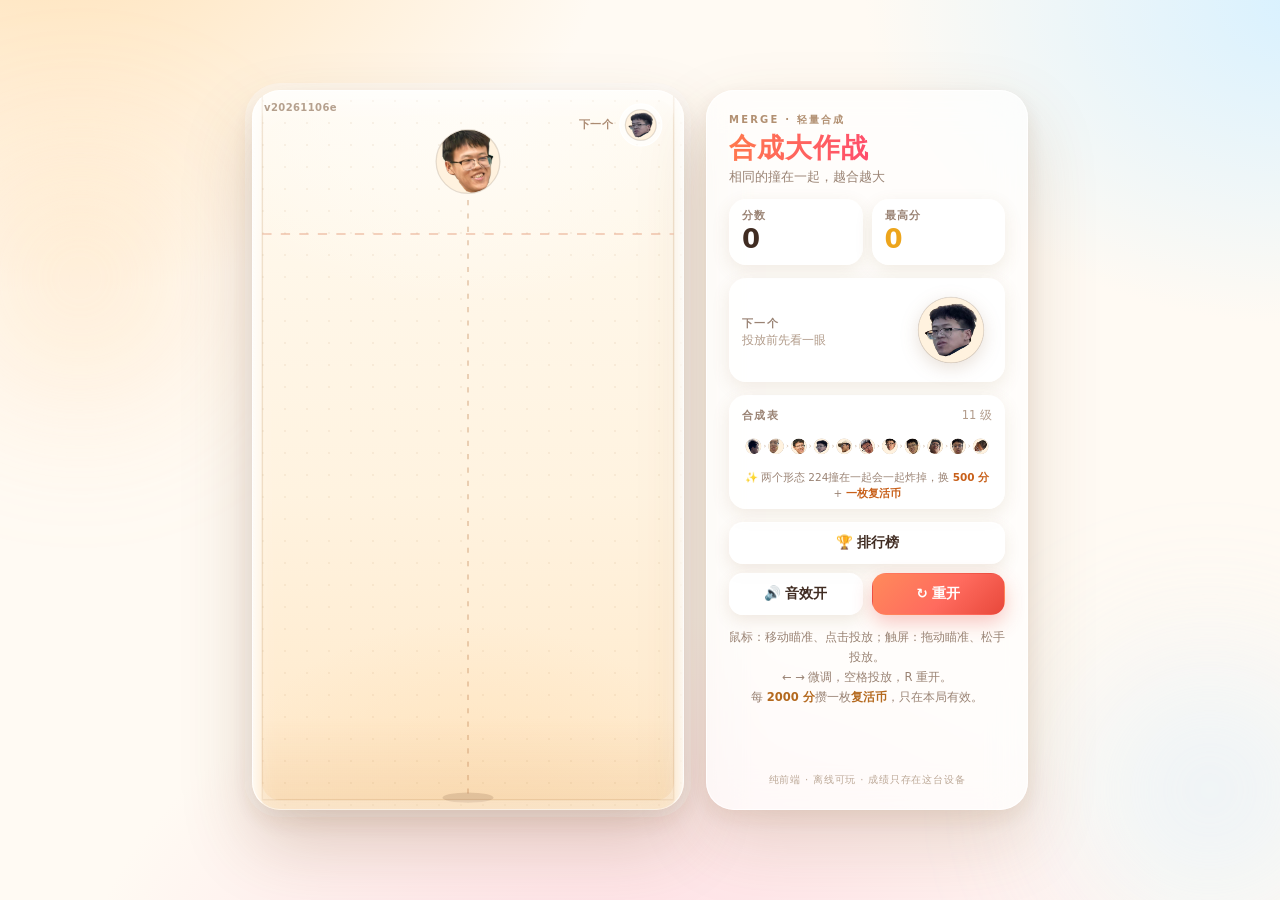
<file: v2.html>
<!doctype html>
<html lang="zh-CN">
<head>
<meta charset="utf-8">
<meta name="viewport" content="width=device-width, initial-scale=1">
<meta http-equiv="refresh" content="0; url=merge-zzk/">
<link rel="canonical" href="merge-zzk/">
<title>页面已移动到 merge-zzk</title>
<script>
(function () {
  var target = 'merge-zzk/' + location.search + location.hash;
  location.replace(target);
})();
</script>
<style>
body{font-family:system-ui,sans-serif;padding:40px;color:#402c22;background:#fff8ee;line-height:1.7}
a{color:#ff6b5e}
</style>
</head>
<body>
<p>新版地址已改为 <a href="merge-zzk/">合成大作战 · 内嵌版</a>。</p>
<p>如果没有自动跳转，请点上面的链接。</p>
</body>
</html>
</file>
<file: style.css>
/* =============================================================
   合成大作战 · 样式
   奶油底色 + 珊瑚主色 + 薄荷点缀，桌面双栏 / 手机顶栏
   ============================================================= */

:root {
  --ink:        #402c22;
  --ink-2:      #6f5648;
  --muted:      #9a8374;
  --cream:      #fff8ee;
  --coral:      #ff6b5e;
  --coral-2:    #e8483b;
  --mint:       #1fae8a;
  --gold:       #eda51c;
  --glass:      rgba(255, 255, 255, .66);
  --line:       rgba(120, 82, 52, .12);
  --shadow-lg:  0 30px 70px rgba(124, 79, 40, .18), 0 8px 22px rgba(124, 79, 40, .10);
  --shadow-sm:  0 6px 18px rgba(140, 96, 56, .12);
  --radius:     28px;
  --vh:         100vh;
  --safe-t:     env(safe-area-inset-top, 0px);
  --safe-b:     env(safe-area-inset-bottom, 0px);
  --safe-l:     env(safe-area-inset-left, 0px);
  --safe-r:     env(safe-area-inset-right, 0px);
}

@supports (height: 100dvh) {
  :root { --vh: 100dvh; }
}

* { box-sizing: border-box; }
[hidden] { display: none !important; }

html, body {
  height: 100%;
  overscroll-behavior: none;
}

body {
  margin: 0;
  padding: 20px;
  color: var(--ink);
  font-family: "PingFang SC", "Hiragino Sans GB", "Microsoft YaHei",
               system-ui, -apple-system, "Segoe UI", Roboto, sans-serif;
  background:
    radial-gradient(900px 620px at 4% -10%, #ffe2b8 0%, rgba(255, 226, 184, 0) 62%),
    radial-gradient(760px 560px at 102% 0%, #d8f1ff 0%, rgba(216, 241, 255, 0) 58%),
    radial-gradient(900px 700px at 50% 118%, #ffd9e2 0%, rgba(255, 217, 226, 0) 64%),
    #fffaf3;
  display: grid;
  place-items: center;
  overflow: hidden;
  touch-action: manipulation;
  -webkit-tap-highlight-color: transparent;
  -webkit-text-size-adjust: 100%;
}

/* 背景里缓慢呼吸的光斑，别抢内容 */
body::before,
body::after {
  content: "";
  position: fixed;
  border-radius: 50%;
  filter: blur(70px);
  pointer-events: none;
  z-index: 0;
  opacity: .55;
  animation: drift 18s ease-in-out infinite alternate;
}
body::before {
  width: 340px; height: 340px;
  left: -90px; top: 12%;
  background: radial-gradient(circle, #ffd7a3, transparent 70%);
}
body::after {
  width: 380px; height: 380px;
  right: -120px; bottom: -80px;
  background: radial-gradient(circle, #cfe9ff, transparent 70%);
  animation-delay: -8s;
}
@keyframes drift {
  from { transform: translate3d(0, 0, 0) scale(1); }
  to   { transform: translate3d(18px, -22px, 0) scale(1.08); }
}

.app {
  position: relative;
  z-index: 1;
  display: flex;
  align-items: stretch;
  gap: 22px;
  max-height: 100%;
}

/* ================= 棋盘 ================= */

.stage {
  position: relative;
  height: min(88vh, 720px);
  aspect-ratio: 420 / 700;
  flex: 0 0 auto;
  border-radius: var(--radius);
  overflow: hidden;
  cursor: pointer;
  user-select: none;
  -webkit-user-select: none;
  touch-action: none;
  background:
    radial-gradient(120% 58% at 50% -6%, #fffdf9 0%, rgba(255, 253, 249, 0) 62%),
    radial-gradient(85% 42% at 50% 104%, #ffe3bd 0%, rgba(255, 227, 189, 0) 72%),
    linear-gradient(180deg, #fffaf0 0%, #fff3e0 56%, #ffe8c8 100%);
  box-shadow:
    0 34px 70px rgba(120, 77, 38, .24),
    0 10px 24px rgba(120, 77, 38, .12),
    0 0 0 1px rgba(255, 255, 255, .8) inset,
    0 0 0 7px rgba(255, 255, 255, .42);
}

/* 板内淡淡的圆点纹理 */
.stage::before {
  content: "";
  position: absolute;
  inset: 0;
  pointer-events: none;
  background-image: radial-gradient(rgba(178, 124, 74, .16) 1px, transparent 1.4px);
  background-size: 22px 22px;
  opacity: .55;
  z-index: 0;
}

/* 内壁高光 */
.stage::after {
  content: "";
  position: absolute;
  inset: 0;
  pointer-events: none;
  border-radius: inherit;
  box-shadow:
    inset 0 0 0 10px rgba(255, 255, 255, .22),
    inset 0 14px 26px rgba(255, 255, 255, .55);
  z-index: 2;
}

#game {
  position: relative;
  z-index: 1;
  display: block;
  width: 100%;
  height: 100%;
}

.stage:active { cursor: grabbing; }

/* 版本角标：只用来确认手机加载的是哪一版，不挡操作 */
.build-tag {
  position: absolute;
  left: 12px;
  top: 12px;
  z-index: 3;
  font-size: 10px;
  font-weight: 700;
  letter-spacing: .04em;
  color: rgba(120, 84, 54, .55);
  pointer-events: none;
  user-select: none;
}

/* 复活币 */
.coin-chip {
  position: absolute;
  left: 12px;
  top: 12px;
  z-index: 4;
  display: inline-flex;
  align-items: center;
  gap: 4px;
  padding: 4px 11px;
  border-radius: 999px;
  font-size: 13px;
  font-weight: 800;
  line-height: 1.5;
  letter-spacing: .02em;
  color: #6c3d00;
  font-variant-numeric: tabular-nums;
  background: linear-gradient(135deg, #fff0b8, #ffc94d 70%, #f5a623);
  box-shadow: 0 5px 14px rgba(205, 135, 0, .38), inset 0 1px 0 rgba(255, 255, 255, .8);
  pointer-events: none;
}
.coin-ico { font-size: 11px; color: #a96800; }
.coin-chip.pop { animation: coinPop .5s cubic-bezier(.2, .9, .3, 1.5); }@keyframes coinPop {
  0% { transform: scale(1); }
  45% { transform: scale(1.24); box-shadow: 0 8px 22px rgba(205, 135, 0, .55); }
  100% { transform: scale(1); }
}

/* ================= 结束遮罩 ================= */

.overlay {
  position: absolute;
  inset: 0;
  z-index: 5;
  display: grid;
  place-items: center;
  padding: 22px;
  background: rgba(58, 37, 22, .46);
  backdrop-filter: blur(7px);
  -webkit-backdrop-filter: blur(7px);
  opacity: 0;
  pointer-events: none;
  transition: opacity .26s ease;
}
.overlay.show { opacity: 1; pointer-events: auto; }

.dialog {
  width: 100%;
  max-width: 330px;
  padding: 24px 20px;
  text-align: center;
  border-radius: 24px;
  background: rgba(255, 252, 247, .97);
  box-shadow: 0 24px 56px rgba(52, 28, 10, .34);
  transform: translateY(14px) scale(.96);
  transition: transform .34s cubic-bezier(.2, .9, .3, 1.35);
}
.overlay.show .dialog { transform: none; }

.dialog-emoji {
  font-size: 42px;
  line-height: 1;
  margin-bottom: 8px;
}
.dialog-emoji img {
  display: block;
  width: 66px;
  height: 66px;
  margin: 0 auto;
  object-fit: contain;
  filter: drop-shadow(0 6px 10px rgba(120, 70, 30, .22));
}

.dialog h2 {
  margin: 0 0 10px;
  font-size: 23px;
  letter-spacing: .06em;
}

.dialog-score {
  margin: 0 0 4px;
  font-size: 14px;
  color: var(--muted);
}
.dialog-score strong {
  font-size: 30px;
  color: var(--coral);
  font-variant-numeric: tabular-nums;
}
.dialog-best {
  margin: 0 0 16px;
  font-size: 12.5px;
  color: var(--muted);
}
.dialog-best span { color: var(--gold); font-weight: 700; }

.dialog-hint {
  margin: 12px 0 0;
  font-size: 11.5px;
  color: var(--muted);
}

.result-box {
  margin: 0 0 14px;
  padding: 11px 12px;
  border-radius: 15px;
  background: rgba(255, 240, 219, .8);
  box-shadow: inset 0 0 0 1px rgba(214, 160, 96, .2);
}
.result-rank {
  margin: 0 0 5px;
  font-size: 13px;
  font-weight: 600;
  color: #a4651a;
}
.my-name {
  margin: 0;
  font-size: 12px;
  color: var(--muted);
}
.my-name strong { color: var(--ink); }
.link-btn {
  margin-left: 4px;
  padding: 0;
  font: inherit;
  font-size: 12px;
  color: var(--coral);
  text-decoration: underline;
  border: 0;
  background: none;
  cursor: pointer;
}

.revive-hint {
  margin: 0 0 18px;
  padding: 10px 12px;
  border-radius: 14px;
  font-size: 12.5px;
  line-height: 1.65;
  color: #7a4a12;
  background: rgba(255, 233, 190, .82);
  box-shadow: inset 0 0 0 1px rgba(214, 160, 96, .24);
}

.dialog-actions {
  display: grid;
  grid-template-columns: 1fr 1fr;
  gap: 9px;
}

/* ================= 侧面板 ================= */

.panel {
  width: min(322px, 88vw);
  display: flex;
  flex-direction: column;
  gap: 13px;
  padding: 22px;
  border-radius: var(--radius);
  border: 1px solid rgba(255, 255, 255, .78);
  background: var(--glass);
  backdrop-filter: blur(18px);
  -webkit-backdrop-filter: blur(18px);
  box-shadow: var(--shadow-lg);
}

.kicker {
  margin: 0 0 5px;
  font-size: 10px;
  font-weight: 700;
  letter-spacing: .22em;
  color: #b29072;
  text-transform: uppercase;
}

.panel-head h1 {
  margin: 0;
  font-size: 27px;
  line-height: 1.15;
  letter-spacing: .04em;
  background: linear-gradient(100deg, #ff7a4d, #ff4d6d 52%, #8b5cf6);
  -webkit-background-clip: text;
  background-clip: text;
  color: transparent;
}

.subtitle {
  margin: 6px 0 0;
  font-size: 12.5px;
  color: var(--muted);
}

.stats {
  display: grid;
  grid-template-columns: 1fr 1fr;
  gap: 9px;
}

.stat {
  padding: 10px 13px;
  border-radius: 17px;
  background: rgba(255, 255, 255, .82);
  box-shadow: var(--shadow-sm);
}
.stat-label {
  display: block;
  font-size: 10.5px;
  font-weight: 600;
  letter-spacing: .14em;
  color: var(--muted);
}
.stat-value {
  display: block;
  margin-top: 2px;
  font-size: 26px;
  line-height: 1.15;
  font-variant-numeric: tabular-nums;
}
.stat-best .stat-value { color: var(--gold); }

.stat-value.bump { animation: bump .32s ease; }
@keyframes bump {
  0% { transform: scale(1); }
  45% { transform: scale(1.2); color: var(--coral); }
  100% { transform: scale(1); }
}

.card {
  padding: 11px 13px;
  border-radius: 17px;
  background: rgba(255, 255, 255, .82);
  box-shadow: var(--shadow-sm);
}

.card-label {
  font-size: 10.5px;
  font-weight: 700;
  letter-spacing: .14em;
  color: var(--muted);
}
.card-sub {
  margin: 2px 0 0;
  font-size: 11.5px;
  color: #b29c8b;
}

.next-card {
  display: flex;
  align-items: center;
  justify-content: space-between;
  gap: 10px;
  min-height: 86px;
}
#next {
  display: block;
  width: 82px;
  height: 82px;
  flex: 0 0 auto;
  filter: drop-shadow(0 5px 9px rgba(130, 80, 34, .18));
}

.chain-card { padding-bottom: 8px; }
.card-head {
  display: flex;
  align-items: baseline;
  justify-content: space-between;
  gap: 8px;
}
#chain {
  display: block;
  width: 100%;
  height: auto;
  margin-top: 2px;
}
.chain-note {
  margin: 3px 0 0;
  font-size: 10.5px;
  line-height: 1.55;
  text-align: center;
  color: var(--muted);
}
.chain-note strong { color: #c8601a; }

.actions {
  display: grid;
  grid-template-columns: 1fr 1fr;
  gap: 9px;
}
.btn-wide { grid-column: 1 / -1; }

.btn {
  padding: 11px 12px;
  font: inherit;
  font-size: 13.5px;
  font-weight: 600;
  color: var(--ink);
  border: 1px solid rgba(255, 255, 255, .92);
  border-radius: 14px;
  background: rgba(255, 255, 255, .9);
  box-shadow: 0 6px 16px rgba(140, 96, 56, .13);
  cursor: pointer;
  transition: transform .12s ease, box-shadow .15s ease, background .2s ease;
}
.btn .ico { margin-right: 4px; }
.btn:hover { transform: translateY(-1px); box-shadow: 0 10px 22px rgba(140, 96, 56, .19); }
.btn:active { transform: translateY(1px) scale(.985); }
.btn:focus-visible { outline: 3px solid rgba(255, 107, 94, .35); outline-offset: 2px; }
.btn:disabled { opacity: .55; cursor: default; transform: none; }

.btn-primary {
  color: #fff;
  border-color: transparent;
  background: linear-gradient(135deg, #ff8a5b, var(--coral) 55%, var(--coral-2));
  box-shadow: 0 8px 20px rgba(232, 72, 59, .3);
}

.btn-revive {
  color: #fff;
  border-color: transparent;
  font-weight: 700;
  background: linear-gradient(135deg, #4fd1a5, #23b183 55%, #14946a);
  box-shadow: 0 8px 20px rgba(35, 177, 131, .36);
}
.btn-revive:hover { box-shadow: 0 12px 26px rgba(35, 177, 131, .44); }

.tips {
  margin: 0;
  font-size: 11.5px;
  line-height: 1.72;
  text-align: center;
  color: var(--muted);
}
.tips strong { color: #b4691e; }

.local-note {
  margin: auto 0 0;
  padding-top: 2px;
  font-size: 10px;
  letter-spacing: .08em;
  text-align: center;
  color: #bda998;
}

/* ================= 排行榜弹窗 ================= */

.modal {
  position: fixed;
  inset: 0;
  z-index: 20;
  display: grid;
  place-items: center;
  padding: 16px;
  background: rgba(52, 30, 14, .48);
  backdrop-filter: blur(7px);
  -webkit-backdrop-filter: blur(7px);
  opacity: 0;
  pointer-events: none;
  transition: opacity .22s ease;
}
.modal.show { opacity: 1; pointer-events: auto; }

.modal-card {
  display: flex;
  flex-direction: column;
  width: min(392px, 100%);
  max-height: min(560px, calc(var(--vh) - 36px));
  padding: 16px;
  border-radius: 23px;
  background: rgba(255, 252, 247, .98);
  box-shadow: 0 26px 64px rgba(52, 28, 10, .36);
  transform: translateY(12px) scale(.97);
  transition: transform .26s cubic-bezier(.2, .9, .3, 1.3);
}
.modal.show .modal-card { transform: none; }

.modal-head {
  display: flex;
  align-items: center;
  justify-content: space-between;
  margin-bottom: 10px;
}
.modal-head h2 { margin: 0; font-size: 19px; letter-spacing: .04em; }

.icon-btn {
  width: 34px;
  height: 34px;
  font: inherit;
  font-size: 15px;
  color: #6f5648;
  border: 0;
  border-radius: 50%;
  background: rgba(90, 58, 30, .1);
  cursor: pointer;
}
.icon-btn:hover { background: rgba(90, 58, 30, .18); }

.nick-row {
  display: flex;
  align-items: center;
  gap: 10px;
  margin-bottom: 10px;
  padding: 8px 12px;
  border-radius: 12px;
  background: rgba(255, 243, 224, .9);
  box-shadow: inset 0 0 0 1px rgba(214, 160, 96, .22);
}
.nick-label { flex: 0 0 auto; font-size: 12.5px; color: var(--muted); }
.nick-input {
  flex: 1 1 auto;
  min-width: 0;
  padding: 8px 10px;
  font: inherit;
  font-size: 16px;
  color: var(--ink);
  text-align: center;
  border: 1px solid rgba(214, 160, 96, .45);
  border-radius: 10px;
  background: #fff;
  outline: none;
}
.nick-input:focus {
  border-color: var(--coral);
  box-shadow: 0 0 0 3px rgba(255, 107, 94, .16);
}

.board-list {
  flex: 1 1 auto;
  min-height: 120px;
  overflow-y: auto;
  -webkit-overflow-scrolling: touch;
  padding: 2px;
}
.board-empty {
  margin: 28px 8px;
  font-size: 13px;
  line-height: 1.7;
  text-align: center;
  color: var(--muted);
}
.board-row {
  display: flex;
  align-items: center;
  gap: 10px;
  padding: 9px 12px;
  margin-bottom: 6px;
  border-radius: 12px;
  background: rgba(255, 255, 255, .92);
  box-shadow: 0 2px 6px rgba(140, 96, 56, .08);
}
.board-rank {
  flex: 0 0 30px;
  font-size: 14px;
  font-weight: 700;
  text-align: center;
  color: var(--muted);
}
.board-name {
  flex: 1 1 auto;
  min-width: 0;
  font-size: 14px;
  overflow: hidden;
  text-overflow: ellipsis;
  white-space: nowrap;
}
.board-score {
  flex: 0 0 auto;
  font-size: 16px;
  font-weight: 700;
  font-variant-numeric: tabular-nums;
  color: var(--coral);
}
.board-row.r1 { background: linear-gradient(100deg, #fff6d8, #ffe9a8); }
.board-row.r2 { background: linear-gradient(100deg, #f7f7fa, #e8e9ef); }
.board-row.r3 { background: linear-gradient(100deg, #fdf0e2, #f6ddc4); }
.board-row.r1 .board-rank,
.board-row.r2 .board-rank,
.board-row.r3 .board-rank { font-size: 18px; }
.board-row.is-mine { outline: 2px solid var(--coral); outline-offset: -2px; }

.modal-foot {
  display: flex;
  align-items: center;
  justify-content: space-between;
  gap: 10px;
  margin-top: 10px;
}
.board-note { font-size: 11px; color: var(--muted); }
.modal-foot .btn { flex: 0 0 auto; padding: 8px 16px; }

/* =============================================================
   响应式
   ============================================================= */

@media (max-width: 900px) {
  :root { --topbar: 72px; }

  body {
    padding: calc(8px + var(--safe-t)) calc(8px + var(--safe-r))
             calc(8px + var(--safe-b)) calc(8px + var(--safe-l));
  }

  .app {
    flex-direction: column;
    align-items: center;
    justify-content: flex-start;
    gap: 8px;
    width: 100%;
    height: 100%;
    max-height: none;
  }

  .panel { order: -1; }

  .stage {
    margin: auto 0;
    height: min(calc(var(--vh) - var(--topbar) - 18px - var(--safe-t) - var(--safe-b)),
                calc(96vw * 700 / 420));
    width: auto;
    max-height: none;
    border-radius: 22px;
  }

  .panel {
    flex-direction: row;
    align-items: stretch;
    gap: 8px;
    width: 100%;
    max-width: calc(96vw * 700 / 420);
    padding: 8px 10px;
    border-radius: 18px;
    backdrop-filter: blur(12px);
    -webkit-backdrop-filter: blur(12px);
  }

  .panel-head,
  .next-card,
  .chain-card,
  .tips,
  .local-note { display: none; }

  .stats {
    flex: 1 1 auto;
    display: flex;
    gap: 8px;
    min-width: 0;
  }
  .stat {
    flex: 1 1 0;
    min-width: 0;
    padding: 6px 10px;
    border-radius: 12px;
    background: rgba(255, 255, 255, .9);
    box-shadow: 0 2px 8px rgba(140, 96, 56, .11);
  }
  .stat-label { font-size: 9.5px; letter-spacing: .08em; }
  .stat-value { margin-top: 0; font-size: 20px; line-height: 1.15; }

  .actions {
    flex: 0 0 auto;
    display: flex;
    gap: 6px;
  }

  .btn {
    min-height: 46px;
    padding: 0 12px;
    font-size: 13.5px;
    border-radius: 13px;
    white-space: nowrap;
  }
  #boardBtn .lbl,
  #soundBtn .lbl { display: none; }
  #boardBtn, #soundBtn {
    min-width: 46px;
    padding: 0 10px;
    font-size: 17px;
  }
  #boardBtn .ico, #soundBtn .ico { margin-right: 0; }

  .overlay { padding: 14px; }
  .dialog {
    padding: 20px 16px;
    border-radius: 20px;
    max-height: 100%;
    overflow-y: auto;
    -webkit-overflow-scrolling: touch;
  }
  .dialog-emoji { font-size: 34px; }
  .dialog h2 { font-size: 20px; margin-bottom: 8px; }
  .dialog-score strong { font-size: 26px; }
  .result-box { padding: 9px; }
  .dialog .btn { min-height: 47px; }
  .dialog-actions { gap: 8px; }

  .modal-card { padding: 14px; }
}

@media (max-width: 400px) {
  .panel { padding: 6px 8px; gap: 6px; }
  .stats { gap: 6px; }
  .stat { padding: 5px 8px; }
  .stat-value { font-size: 17px; }
  .stat-label { font-size: 9px; }
  .btn { min-height: 44px; padding: 0 10px; font-size: 12.5px; }
  #boardBtn, #soundBtn { min-width: 42px; font-size: 16px; }
  #resetBtn .lbl { display: none; }
  #resetBtn { min-width: 44px; font-size: 17px; }
  #resetBtn .ico { margin-right: 0; }
}

/* 手机横屏：回到左右布局，棋盘吃满高度 */
@media (max-width: 900px) and (orientation: landscape) {
  .app {
    flex-direction: row;
    align-items: center;
    justify-content: center;
    gap: 10px;
  }

  .panel {
    order: 0;
    flex-direction: column;
    align-items: stretch;
    width: min(210px, 27vw);
    max-width: none;
    padding: 10px;
    gap: 8px;
  }

  .panel-head { display: block; }
  .panel-head h1 { font-size: 19px; }
  .kicker { display: none; }
  .subtitle { display: none; }

  .next-card { display: flex; min-height: 64px; padding: 8px 10px; }
  #next { width: 56px; height: 56px; }
  .card-sub { display: none; }

  .chain-card,
  .tips,
  .local-note { display: none; }

  .stats {
    flex-direction: column;
    flex: 0 0 auto;
  }
  .stat { flex: 0 0 auto; }

  .actions { flex-direction: column; }
  #boardBtn .lbl,
  #soundBtn .lbl { display: inline; }
  #boardBtn .ico,
  #soundBtn .ico { margin-right: 4px; }

  .stage {
    height: calc(var(--vh) - 18px - var(--safe-t) - var(--safe-b));
    width: auto;
    margin: 0;
  }
}

/* 很矮的横屏：再压一档 */
@media (max-width: 900px) and (orientation: landscape) and (max-height: 460px) {
  .stat-label { display: block; font-size: 9px; }
  .stat { padding: 5px 8px; }
  .stat-value { font-size: 15px; }
  .btn { min-height: 38px; padding: 0 10px; font-size: 12.5px; }
  .next-card { display: none; }
  .panel-head h1 { font-size: 17px; }
}

/* 桌面矮窗口 */
@media (max-height: 740px) and (min-width: 901px) {
  .stage { height: 92vh; }
  .panel { padding: 17px; gap: 10px; }
  .chain-card { display: none; }
}

@media (prefers-reduced-motion: reduce) {
  body::before, body::after { animation: none; }
  .coin-chip.pop { animation: none; }
  .stat-value.bump { animation: none; }
  * { scroll-behavior: auto; }
}
</file>
